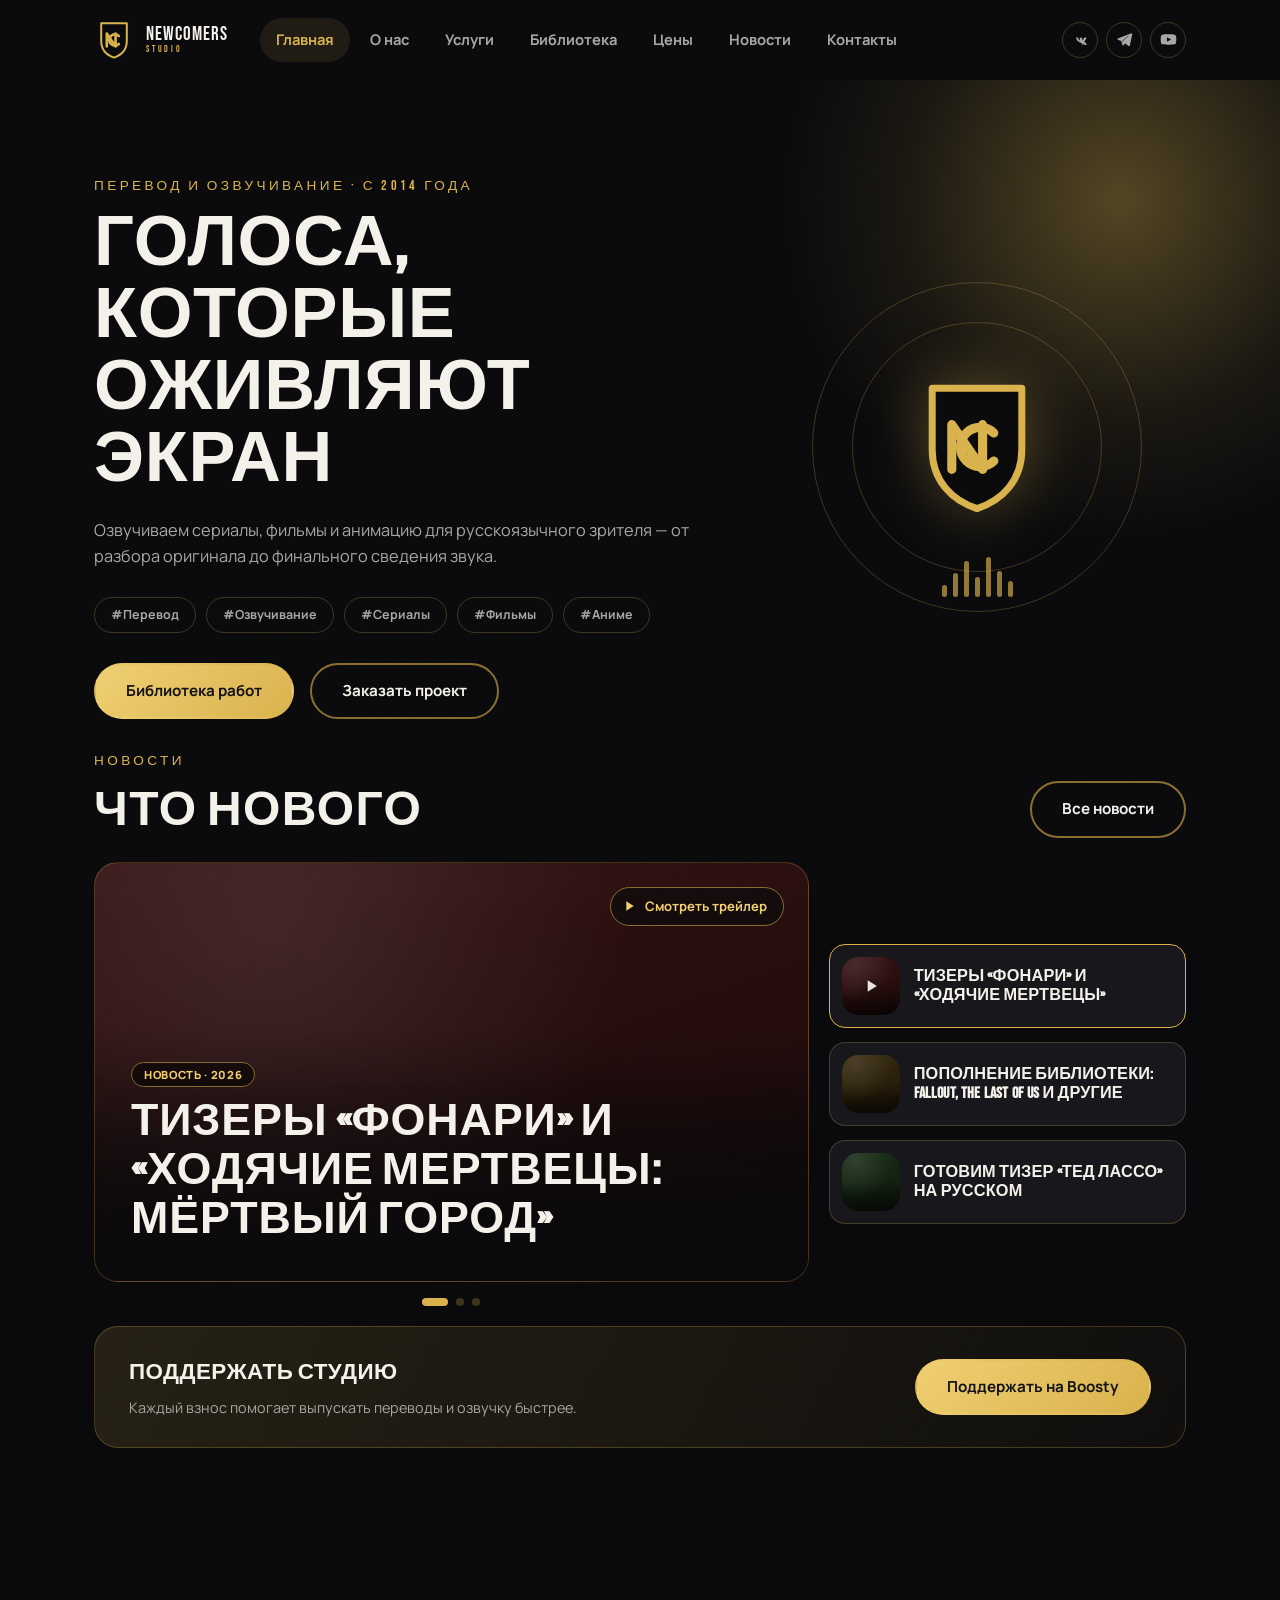
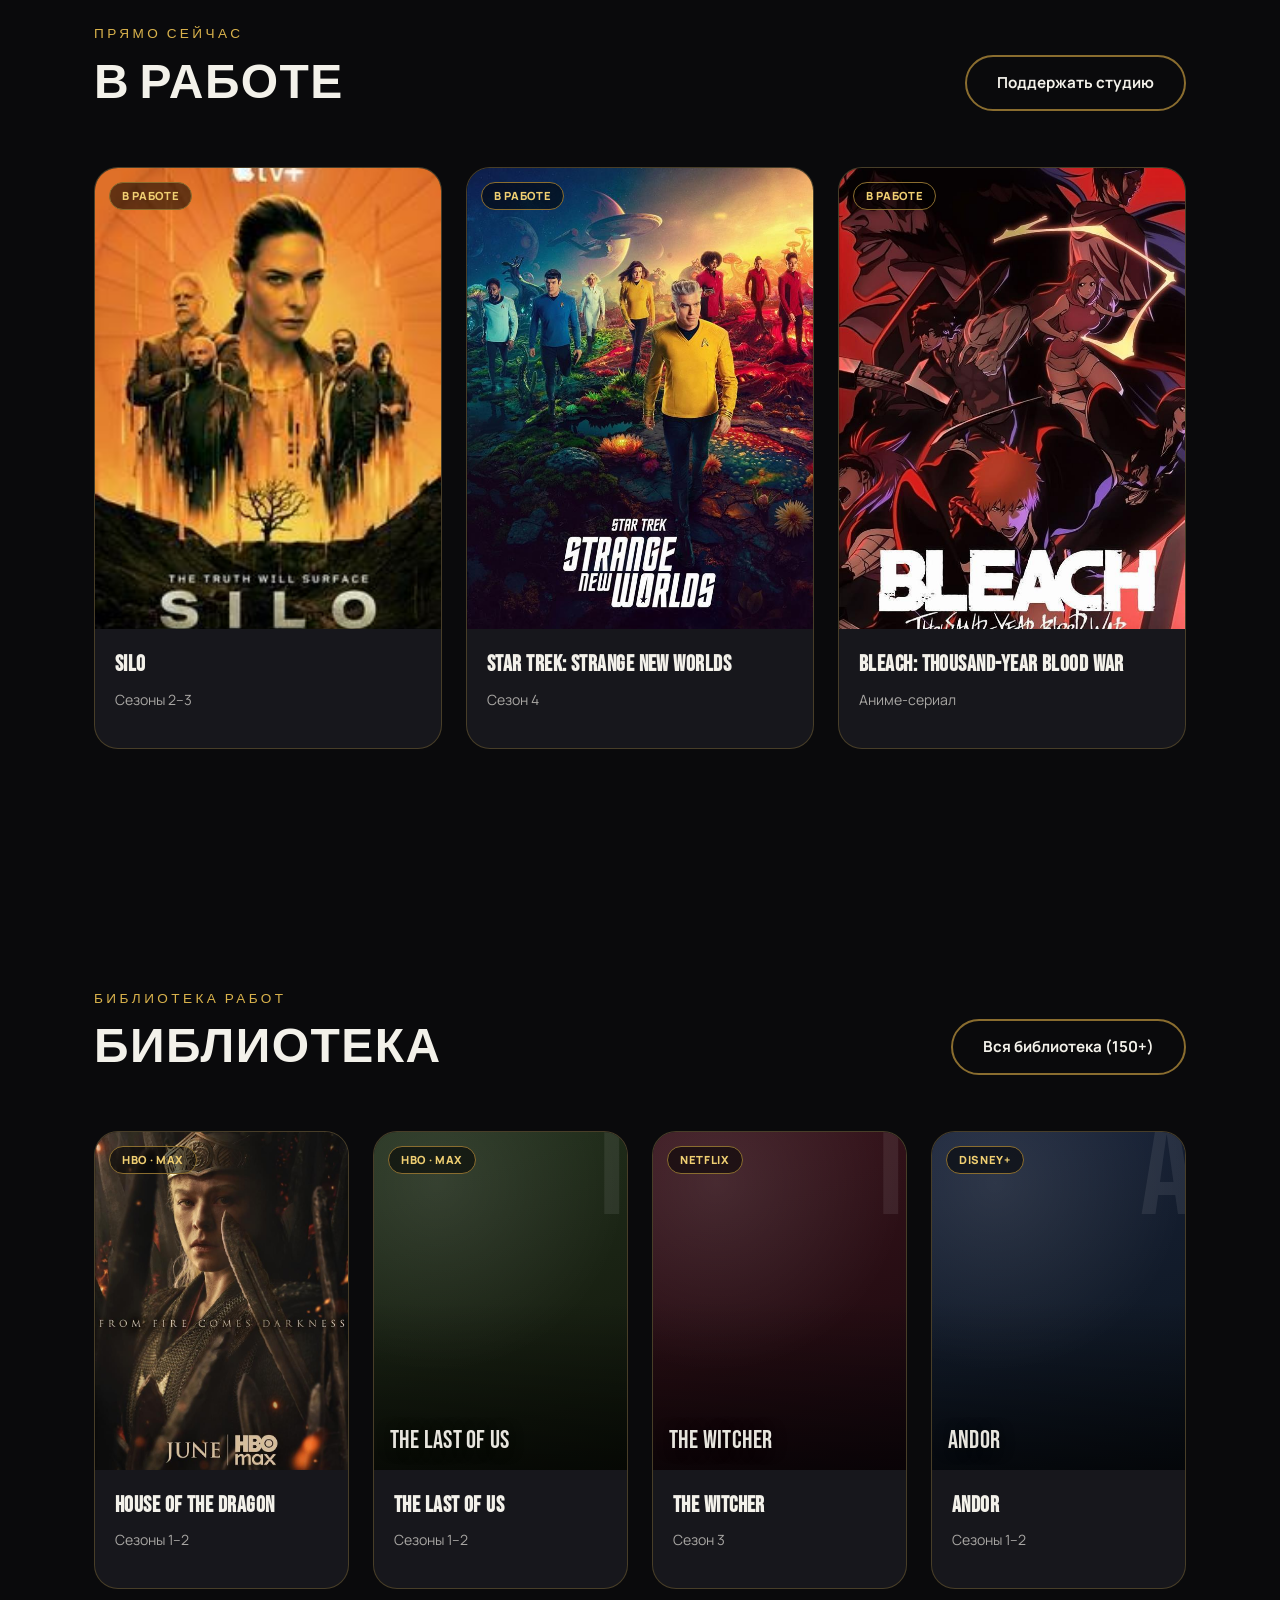
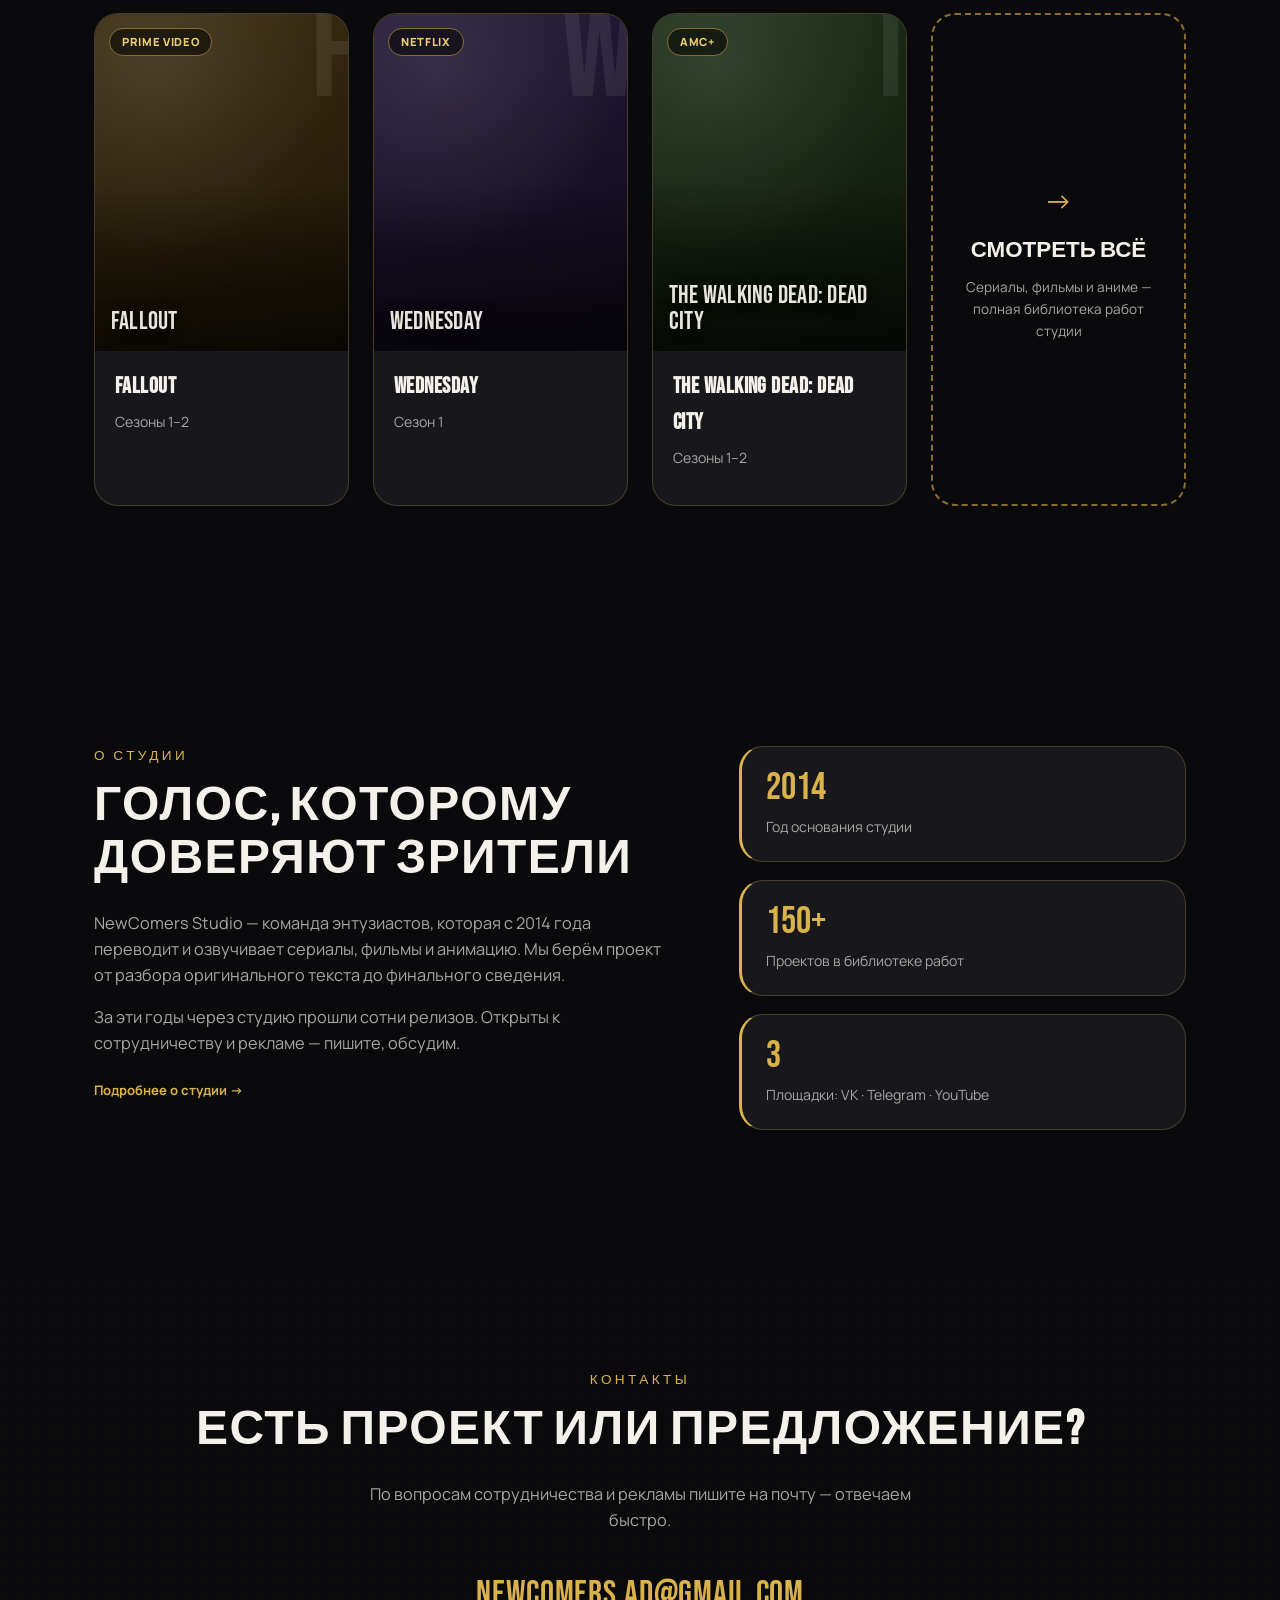
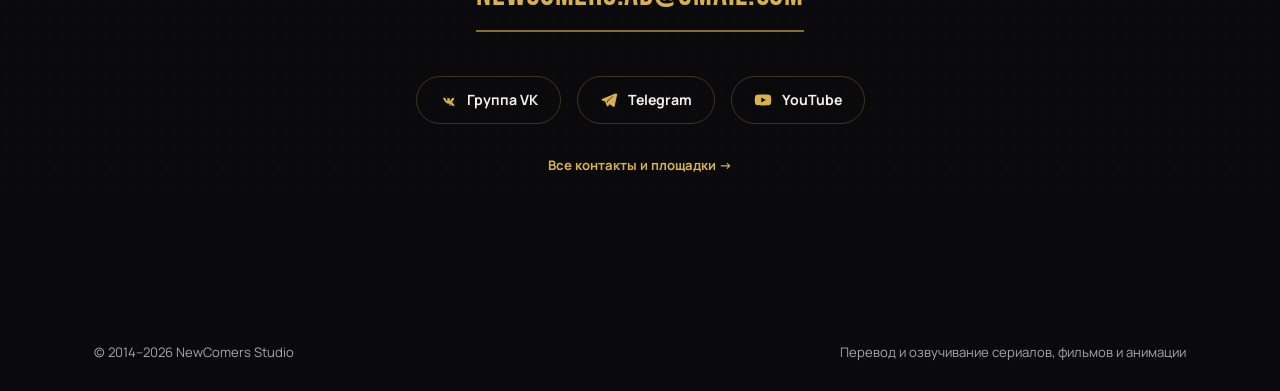
<file: index.html>
<!DOCTYPE html>
<html lang="ru">
<head>
<meta charset="UTF-8">
<meta name="viewport" content="width=device-width, initial-scale=1.0">
<title>NewComers Studio — Перевод и озвучивание</title>
<meta name="description" content="NewComers Studio — команда перевода и озвучивания сериалов, фильмов и анимации. С 2014 года. Библиотека работ, услуги, новости, контакты.">

<link rel="icon" href="assets/favicon.svg" type="image/svg+xml">

<link rel="preconnect" href="https://fonts.googleapis.com">
<link rel="preconnect" href="https://fonts.gstatic.com" crossorigin>
<link href="https://fonts.googleapis.com/css2?family=Bebas+Neue&family=Manrope:wght@400;500;600;700;800&display=swap" rel="stylesheet">

<link rel="stylesheet" href="css/styles.css?v=6">
</head>
<body>

<div class="grain"></div>

<div class="page-shell">
  <header class="site-navbar">
    <div class="wrap navbar-inner">
      <a href="index.html" class="navbar-brand">
        <svg class="brand-mark" viewBox="0 0 100 100" aria-hidden="true">
          <path d="M18,8 L82,8 L82,52 C82,74 68,88 50,94 C32,88 18,74 18,52 Z" class="mark-shield"/>
          <path d="M32,66 L32,34 L54,66 L54,34" class="mark-letter"/>
          <path d="M62,40 A14,14 0 1 0 62,60" class="mark-letter"/>
        </svg>
        <span class="brand-name">NewComers<span class="brand-name-sub">Studio</span></span>
      </a>

      <nav class="navbar-nav" id="navbarNav">
        <a href="index.html" class="nav-link active">Главная</a>
        <a href="about.html" class="nav-link">О нас</a>
        <a href="services.html" class="nav-link">Услуги</a>
        <a href="library.html" class="nav-link">Библиотека</a>
        <a href="prices.html" class="nav-link">Цены</a>
        <a href="news.html" class="nav-link">Новости</a>
        <a href="contacts.html" class="nav-link">Контакты</a>
      </nav>

      <div class="navbar-social">
        <a href="https://vk.com/newcomers_studio" target="_blank" rel="noopener" aria-label="VK" class="icon-btn">
          <svg viewBox="0 0 24 24"><path d="M13.98 17.13c-3.9-.2-7.13-2.87-8.48-7.44-.09-.32.02-.6.42-.6h1.98c.34 0 .48.16.6.5.7 1.98 1.9 3.7 2.38 3.7.18 0 .27-.09.27-.58V11.1c-.05-.86-.5-.94-.5-1.25 0-.15.13-.3.33-.3h3.1c.29 0 .39.15.39.5v2.65c0 .29.13.4.21.4.18 0 .34-.11.68-.45 1.05-1.18 1.8-2.98 1.8-2.98.11-.23.29-.45.63-.45h1.98c.6 0 .73.31.6.71-.25 1.15-2.66 4.47-2.66 4.47-.21.34-.29.5 0 .87.21.28.9.87 1.36 1.4.85.94 1.5 1.73 1.68 2.27.18.55-.1.83-.65.83h-1.98c-.5 0-.75-.31-1.46-1.1-.6-.68-.87-.77-1.28-.77-.29 0-.4.09-.4.5v1.3c0 .34-.11.5-.98.5z"/></svg>
        </a>
        <a href="https://t.me/newcomers_studio" target="_blank" rel="noopener" aria-label="Telegram" class="icon-btn">
          <svg viewBox="0 0 24 24"><path d="M21.94 3.68a1.3 1.3 0 0 0-1.36-.2L2.6 10.6c-.86.34-.85 1.55.02 1.87l4.6 1.7 1.78 5.72c.2.63 1 .82 1.46.34l2.55-2.68 4.7 3.47c.68.5 1.66.13 1.83-.7l3.34-15.53c.12-.55-.09-1.1-.54-1.31zM9.1 13.6l8.1-6.9c.2-.17.42.1.24.28l-6.9 6.6c-.3.28-.48.66-.52 1.07l-.2 2.1-.72-3.15z"/></svg>
        </a>
        <a href="https://www.youtube.com/@NewComers_Studio" target="_blank" rel="noopener" aria-label="YouTube" class="icon-btn">
          <svg viewBox="0 0 24 24"><path d="M22.5 7.2c-.25-1.02-1-1.8-1.98-2.06C18.7 4.6 12 4.6 12 4.6s-6.7 0-8.52.54c-.98.26-1.73 1.04-1.98 2.06C1 9.1 1 12 1 12s0 2.9.5 4.8c.25 1.02 1 1.77 1.98 2.03 1.82.57 8.52.57 8.52.57s6.7 0 8.52-.57c.98-.26 1.73-1.01 1.98-2.03.5-1.9.5-4.8.5-4.8s0-2.9-.5-4.8zM9.8 15.3V8.7l6 3.3-6 3.3z"/></svg>
        </a>
      </div>

      <button class="burger" id="burgerBtn" aria-label="Меню" aria-expanded="false">
        <span></span><span></span><span></span>
      </button>
    </div>

    <div class="navbar-drawer" id="navbarDrawer">
      <nav class="navbar-drawer-nav">
        <a href="index.html" class="nav-link active">Главная</a>
        <a href="about.html" class="nav-link">О нас</a>
        <a href="services.html" class="nav-link">Услуги</a>
        <a href="library.html" class="nav-link">Библиотека</a>
        <a href="prices.html" class="nav-link">Цены</a>
        <a href="news.html" class="nav-link">Новости</a>
        <a href="contacts.html" class="nav-link">Контакты</a>
      </nav>
      <div class="navbar-drawer-social">
        <a href="https://vk.com/newcomers_studio" target="_blank" rel="noopener" aria-label="VK" class="icon-btn">
          <svg viewBox="0 0 24 24"><path d="M13.98 17.13c-3.9-.2-7.13-2.87-8.48-7.44-.09-.32.02-.6.42-.6h1.98c.34 0 .48.16.6.5.7 1.98 1.9 3.7 2.38 3.7.18 0 .27-.09.27-.58V11.1c-.05-.86-.5-.94-.5-1.25 0-.15.13-.3.33-.3h3.1c.29 0 .39.15.39.5v2.65c0 .29.13.4.21.4.18 0 .34-.11.68-.45 1.05-1.18 1.8-2.98 1.8-2.98.11-.23.29-.45.63-.45h1.98c.6 0 .73.31.6.71-.25 1.15-2.66 4.47-2.66 4.47-.21.34-.29.5 0 .87.21.28.9.87 1.36 1.4.85.94 1.5 1.73 1.68 2.27.18.55-.1.83-.65.83h-1.98c-.5 0-.75-.31-1.46-1.1-.6-.68-.87-.77-1.28-.77-.29 0-.4.09-.4.5v1.3c0 .34-.11.5-.98.5z"/></svg>
        </a>
        <a href="https://t.me/newcomers_studio" target="_blank" rel="noopener" aria-label="Telegram" class="icon-btn">
          <svg viewBox="0 0 24 24"><path d="M21.94 3.68a1.3 1.3 0 0 0-1.36-.2L2.6 10.6c-.86.34-.85 1.55.02 1.87l4.6 1.7 1.78 5.72c.2.63 1 .82 1.46.34l2.55-2.68 4.7 3.47c.68.5 1.66.13 1.83-.7l3.34-15.53c.12-.55-.09-1.1-.54-1.31zM9.1 13.6l8.1-6.9c.2-.17.42.1.24.28l-6.9 6.6c-.3.28-.48.66-.52 1.07l-.2 2.1-.72-3.15z"/></svg>
        </a>
        <a href="https://www.youtube.com/@NewComers_Studio" target="_blank" rel="noopener" aria-label="YouTube" class="icon-btn">
          <svg viewBox="0 0 24 24"><path d="M22.5 7.2c-.25-1.02-1-1.8-1.98-2.06C18.7 4.6 12 4.6 12 4.6s-6.7 0-8.52.54c-.98.26-1.73 1.04-1.98 2.06C1 9.1 1 12 1 12s0 2.9.5 4.8c.25 1.02 1 1.77 1.98 2.03 1.82.57 8.52.57 8.52.57s6.7 0 8.52-.57c.98-.26 1.73-1.01 1.98-2.03.5-1.9.5-4.8.5-4.8s0-2.9-.5-4.8zM9.8 15.3V8.7l6 3.3-6 3.3z"/></svg>
        </a>
      </div>
    </div>
  </header>

  <main class="site-main">

    <section class="hero-v2 reveal">
      <div class="hero-v2-glow" aria-hidden="true"></div>
      <div class="wrap hero-v2-inner">
        <div class="hero-v2-copy">
          <p class="kicker">Перевод и озвучивание · с 2014 года</p>
          <h1 class="hero-v2-title">Голоса,<br>которые оживляют экран</h1>
          <p class="body-text hero-v2-lede">Озвучиваем сериалы, фильмы и анимацию для русскоязычного зрителя — от разбора оригинала до финального сведения звука.</p>
          <div class="hero-v2-tags">
            <span class="tag-pill">#Перевод</span>
            <span class="tag-pill">#Озвучивание</span>
            <span class="tag-pill">#Сериалы</span>
            <span class="tag-pill">#Фильмы</span>
            <span class="tag-pill">#Аниме</span>
          </div>
          <div class="hero-cta">
            <a href="library.html" class="btn btn-primary">Библиотека работ</a>
            <a href="contacts.html" class="btn btn-outline">Заказать проект</a>
          </div>
        </div>
        <div class="hero-v2-visual" aria-hidden="true">
          <div class="hero-v2-ring hero-v2-ring-1"></div>
          <div class="hero-v2-ring hero-v2-ring-2"></div>
          <svg class="hero-v2-mark" viewBox="0 0 100 100">
            <path d="M18,8 L82,8 L82,52 C82,74 68,88 50,94 C32,88 18,74 18,52 Z" class="mark-shield"/>
            <path d="M32,66 L32,34 L54,66 L54,34" class="mark-letter"/>
            <path d="M62,40 A14,14 0 1 0 62,60" class="mark-letter"/>
          </svg>
          <div class="hero-v2-bars">
            <span></span><span></span><span></span><span></span><span></span><span></span><span></span>
          </div>
        </div>
      </div>
    </section>

    <section class="wrap" style="padding-top:8px;">
      <div class="teaser-head" style="margin-bottom:24px;">
        <div>
          <p class="kicker">Новости</p>
          <h2 class="section-title">Что нового</h2>
        </div>
        <a href="news.html" class="btn btn-outline">Все новости</a>
      </div>

      <div class="news-slider reveal" id="newsSlider">
        <div class="slider-feature-col">
          <a class="slider-feature poster-hotd" id="sliderFeature" href="project.html?slug=lanterns">
            <span class="slider-play-badge" id="sliderPlayBadge">
              <svg viewBox="0 0 24 24"><path d="M8 5v14l11-7z"/></svg>
              Смотреть трейлер
            </span>
            <div class="slider-feature-body">
              <span class="project-badge" id="sliderBadge">Новость · 2026</span>
              <h2 id="sliderTitle">Тизеры «Фонари» и «Ходячие мертвецы: Мёртвый город»</h2>
            </div>
          </a>
          <div class="slider-dots" id="sliderDots">
            <button class="slider-dot active" data-index="0" aria-label="Слайд 1" type="button"></button>
            <button class="slider-dot" data-index="1" aria-label="Слайд 2" type="button"></button>
            <button class="slider-dot" data-index="2" aria-label="Слайд 3" type="button"></button>
          </div>
        </div>
        <div class="slider-list" id="sliderList">
          <a class="slider-item active has-trailer" href="project.html?slug=lanterns"
             data-poster="poster-hotd" data-badge="Новость · 2026"
             data-title="Тизеры «Фонари» и «Ходячие мертвецы: Мёртвый город»">
            <div class="slider-item-thumb poster-hotd">
              <svg class="slider-item-play" viewBox="0 0 24 24"><path d="M8 5v14l11-7z"/></svg>
            </div>
            <div><h3>Тизеры «Фонари» и «Ходячие мертвецы»</h3></div>
          </a>
          <a class="slider-item" href="news.html"
             data-poster="poster-fallout" data-badge="Новость · 2025–26"
             data-title="Пополнение библиотеки: Fallout, The Last of Us и другие">
            <div class="slider-item-thumb poster-fallout"></div>
            <div><h3>Пополнение библиотеки: Fallout, The Last of Us и другие</h3></div>
          </a>
          <a class="slider-item" href="news.html"
             data-poster="poster-g4" data-badge="Скоро"
             data-title="Готовим тизер «Тед Лассо» на русском">
            <div class="slider-item-thumb poster-g4"></div>
            <div><h3>Готовим тизер «Тед Лассо» на русском</h3></div>
          </a>
        </div>
      </div>

      <div class="support-banner reveal">
        <div>
          <h3>Поддержать студию</h3>
          <p>Каждый взнос помогает выпускать переводы и озвучку быстрее.</p>
        </div>
        <a href="https://boosty.to/newcomers" target="_blank" rel="noopener" class="btn btn-primary">Поддержать на Boosty</a>
      </div>
    </section>

    <section class="section projects" style="margin-top:56px;">
      <div class="wrap">
        <div class="teaser-head">
          <div>
            <p class="kicker">Прямо сейчас</p>
            <h2 class="section-title">В работе</h2>
          </div>
          <a href="https://boosty.to/newcomers" target="_blank" rel="noopener" class="btn btn-outline">Поддержать студию</a>
        </div>

        <div class="projects-grid">

          <a class="project-card reveal" href="project.html?slug=silo">
            <div class="project-poster"><img src="assets/silo.jpg" alt="Silo" loading="lazy"><span class="project-badge">В работе</span></div>
            <div class="project-body"><h3>Silo</h3><p>Сезоны 2–3</p></div>
          </a>

          <a class="project-card reveal" href="project.html?slug=star-trek-strange-new-worlds">
            <div class="project-poster"><img src="assets/star-trek-strange-new-worlds.jpg" alt="Star Trek: Strange New Worlds" loading="lazy"><span class="project-badge">В работе</span></div>
            <div class="project-body"><h3>Star Trek: Strange New Worlds</h3><p>Сезон 4</p></div>
          </a>

          <a class="project-card reveal" href="project.html?slug=bleach-thousand-year-blood-war">
            <div class="project-poster"><img src="assets/bleach-thousand-year-blood-war.jpg" alt="Bleach: Thousand-Year Blood War" loading="lazy"><span class="project-badge">В работе</span></div>
            <div class="project-body"><h3>Bleach: Thousand-Year Blood War</h3><p>Аниме-сериал</p></div>
          </a>

        </div>
      </div>
    </section>

    <section class="section projects" id="library">
      <div class="wrap">
        <div class="teaser-head">
          <div>
            <p class="kicker">Библиотека работ</p>
            <h2 class="section-title">Библиотека</h2>
          </div>
          <a href="library.html" class="btn btn-outline">Вся библиотека (150+)</a>
        </div>

        <div class="projects-grid">

          <a class="project-card reveal" href="project.html?slug=house-of-the-dragon">
            <div class="project-poster"><img src="assets/house-of-the-dragon.jpg" alt="House of the Dragon" loading="lazy"><span class="project-badge">HBO · Max</span></div>
            <div class="project-body"><h3>House of the Dragon</h3><p>Сезоны 1–2</p></div>
          </a>

          <a class="project-card reveal" href="project.html?slug=the-last-of-us">
            <div class="project-poster poster-tlou" data-title="The Last of Us" data-initial="T"><span class="project-badge">HBO · Max</span></div>
            <div class="project-body"><h3>The Last of Us</h3><p>Сезоны 1–2</p></div>
          </a>

          <a class="project-card reveal" href="project.html?slug=the-witcher">
            <div class="project-poster poster-witcher" data-title="The Witcher" data-initial="T"><span class="project-badge">Netflix</span></div>
            <div class="project-body"><h3>The Witcher</h3><p>Сезон 3</p></div>
          </a>

          <a class="project-card reveal" href="project.html?slug=andor">
            <div class="project-poster poster-andor" data-title="Andor" data-initial="A"><span class="project-badge">Disney+</span></div>
            <div class="project-body"><h3>Andor</h3><p>Сезоны 1–2</p></div>
          </a>

          <a class="project-card reveal" href="project.html?slug=fallout">
            <div class="project-poster poster-fallout" data-title="Fallout" data-initial="F"><span class="project-badge">Prime Video</span></div>
            <div class="project-body"><h3>Fallout</h3><p>Сезоны 1–2</p></div>
          </a>

          <a class="project-card reveal" href="project.html?slug=wednesday">
            <div class="project-poster poster-wednesday" data-title="Wednesday" data-initial="W"><span class="project-badge">Netflix</span></div>
            <div class="project-body"><h3>Wednesday</h3><p>Сезон 1</p></div>
          </a>

          <a class="project-card reveal" href="project.html?slug=the-walking-dead-dead-city">
            <div class="project-poster poster-twd" data-title="The Walking Dead: Dead City" data-initial="T"><span class="project-badge">AMC+</span></div>
            <div class="project-body"><h3>The Walking Dead: Dead City</h3><p>Сезоны 1–2</p></div>
          </a>

          <a class="project-card project-card-more reveal" href="library.html">
            <div class="more-arrow">→</div>
            <h3>Смотреть всё</h3>
            <p>Сериалы, фильмы и аниме — полная библиотека работ студии</p>
          </a>

        </div>
      </div>
    </section>

    <section class="section about" id="about-teaser">
      <div class="wrap about-inner">
        <div class="about-text reveal">
          <p class="kicker">О студии</p>
          <h2 class="section-title">Голос, которому доверяют зрители</h2>
          <p class="body-text">
            NewComers Studio — команда энтузиастов, которая с 2014 года переводит и озвучивает сериалы,
            фильмы и анимацию. Мы берём проект от разбора оригинального текста до финального сведения.
          </p>
          <p class="body-text">
            За эти годы через студию прошли сотни релизов. Открыты к сотрудничеству и рекламе — пишите, обсудим.
          </p>
          <p style="margin-top:20px;"><a href="about.html" class="project-link">Подробнее о студии →</a></p>
        </div>

        <div class="about-stats reveal">
          <div class="stat-tile">
            <span class="stat-num">2014</span>
            <span class="stat-label">Год основания студии</span>
          </div>
          <div class="stat-tile">
            <span class="stat-num">150+</span>
            <span class="stat-label">Проектов в библиотеке работ</span>
          </div>
          <div class="stat-tile">
            <span class="stat-num">3</span>
            <span class="stat-label">Площадки: VK · Telegram · YouTube</span>
          </div>
        </div>
      </div>
    </section>

    <section class="section contacts" id="contacts">
      <div class="hero-halftone" aria-hidden="true"></div>
      <div class="wrap contacts-inner">
        <p class="kicker">Контакты</p>
        <h2 class="section-title">Есть проект или предложение?</h2>
        <p class="body-text">По вопросам сотрудничества и рекламы пишите на почту — отвечаем быстро.</p>

        <a href="mailto:newcomers.ad@gmail.com" class="email-link">newcomers.ad@gmail.com</a>

        <div class="contacts-social">
          <a href="https://vk.com/newcomers_studio" target="_blank" rel="noopener" class="social-pill">
            <svg viewBox="0 0 24 24"><path d="M13.98 17.13c-3.9-.2-7.13-2.87-8.48-7.44-.09-.32.02-.6.42-.6h1.98c.34 0 .48.16.6.5.7 1.98 1.9 3.7 2.38 3.7.18 0 .27-.09.27-.58V11.1c-.05-.86-.5-.94-.5-1.25 0-.15.13-.3.33-.3h3.1c.29 0 .39.15.39.5v2.65c0 .29.13.4.21.4.18 0 .34-.11.68-.45 1.05-1.18 1.8-2.98 1.8-2.98.11-.23.29-.45.63-.45h1.98c.6 0 .73.31.6.71-.25 1.15-2.66 4.47-2.66 4.47-.21.34-.29.5 0 .87.21.28.9.87 1.36 1.4.85.94 1.5 1.73 1.68 2.27.18.55-.1.83-.65.83h-1.98c-.5 0-.75-.31-1.46-1.1-.6-.68-.87-.77-1.28-.77-.29 0-.4.09-.4.5v1.3c0 .34-.11.5-.98.5z"/></svg>
            Группа VK
          </a>
          <a href="https://t.me/newcomers_studio" target="_blank" rel="noopener" class="social-pill">
            <svg viewBox="0 0 24 24"><path d="M21.94 3.68a1.3 1.3 0 0 0-1.36-.2L2.6 10.6c-.86.34-.85 1.55.02 1.87l4.6 1.7 1.78 5.72c.2.63 1 .82 1.46.34l2.55-2.68 4.7 3.47c.68.5 1.66.13 1.83-.7l3.34-15.53c.12-.55-.09-1.1-.54-1.31zM9.1 13.6l8.1-6.9c.2-.17.42.1.24.28l-6.9 6.6c-.3.28-.48.66-.52 1.07l-.2 2.1-.72-3.15z"/></svg>
            Telegram
          </a>
          <a href="https://www.youtube.com/@NewComers_Studio" target="_blank" rel="noopener" class="social-pill">
            <svg viewBox="0 0 24 24"><path d="M22.5 7.2c-.25-1.02-1-1.8-1.98-2.06C18.7 4.6 12 4.6 12 4.6s-6.7 0-8.52.54c-.98.26-1.73 1.04-1.98 2.06C1 9.1 1 12 1 12s0 2.9.5 4.8c.25 1.02 1 1.77 1.98 2.03 1.82.57 8.52.57 8.52.57s6.7 0 8.52-.57c.98-.26 1.73-1.01 1.98-2.03.5-1.9.5-4.8.5-4.8s0-2.9-.5-4.8zM9.8 15.3V8.7l6 3.3-6 3.3z"/></svg>
            YouTube
          </a>
        </div>
        <p style="margin-top:28px;"><a href="contacts.html" class="project-link">Все контакты и площадки →</a></p>
      </div>
    </section>

    <footer class="site-footer">
      <div class="wrap footer-inner">
        <span>© 2014–2026 NewComers Studio</span>
        <span>Перевод и озвучивание сериалов, фильмов и анимации</span>
      </div>
    </footer>
  </main>
</div>

<script src="js/main.js?v=2"></script>
</body>
</html>
</file>
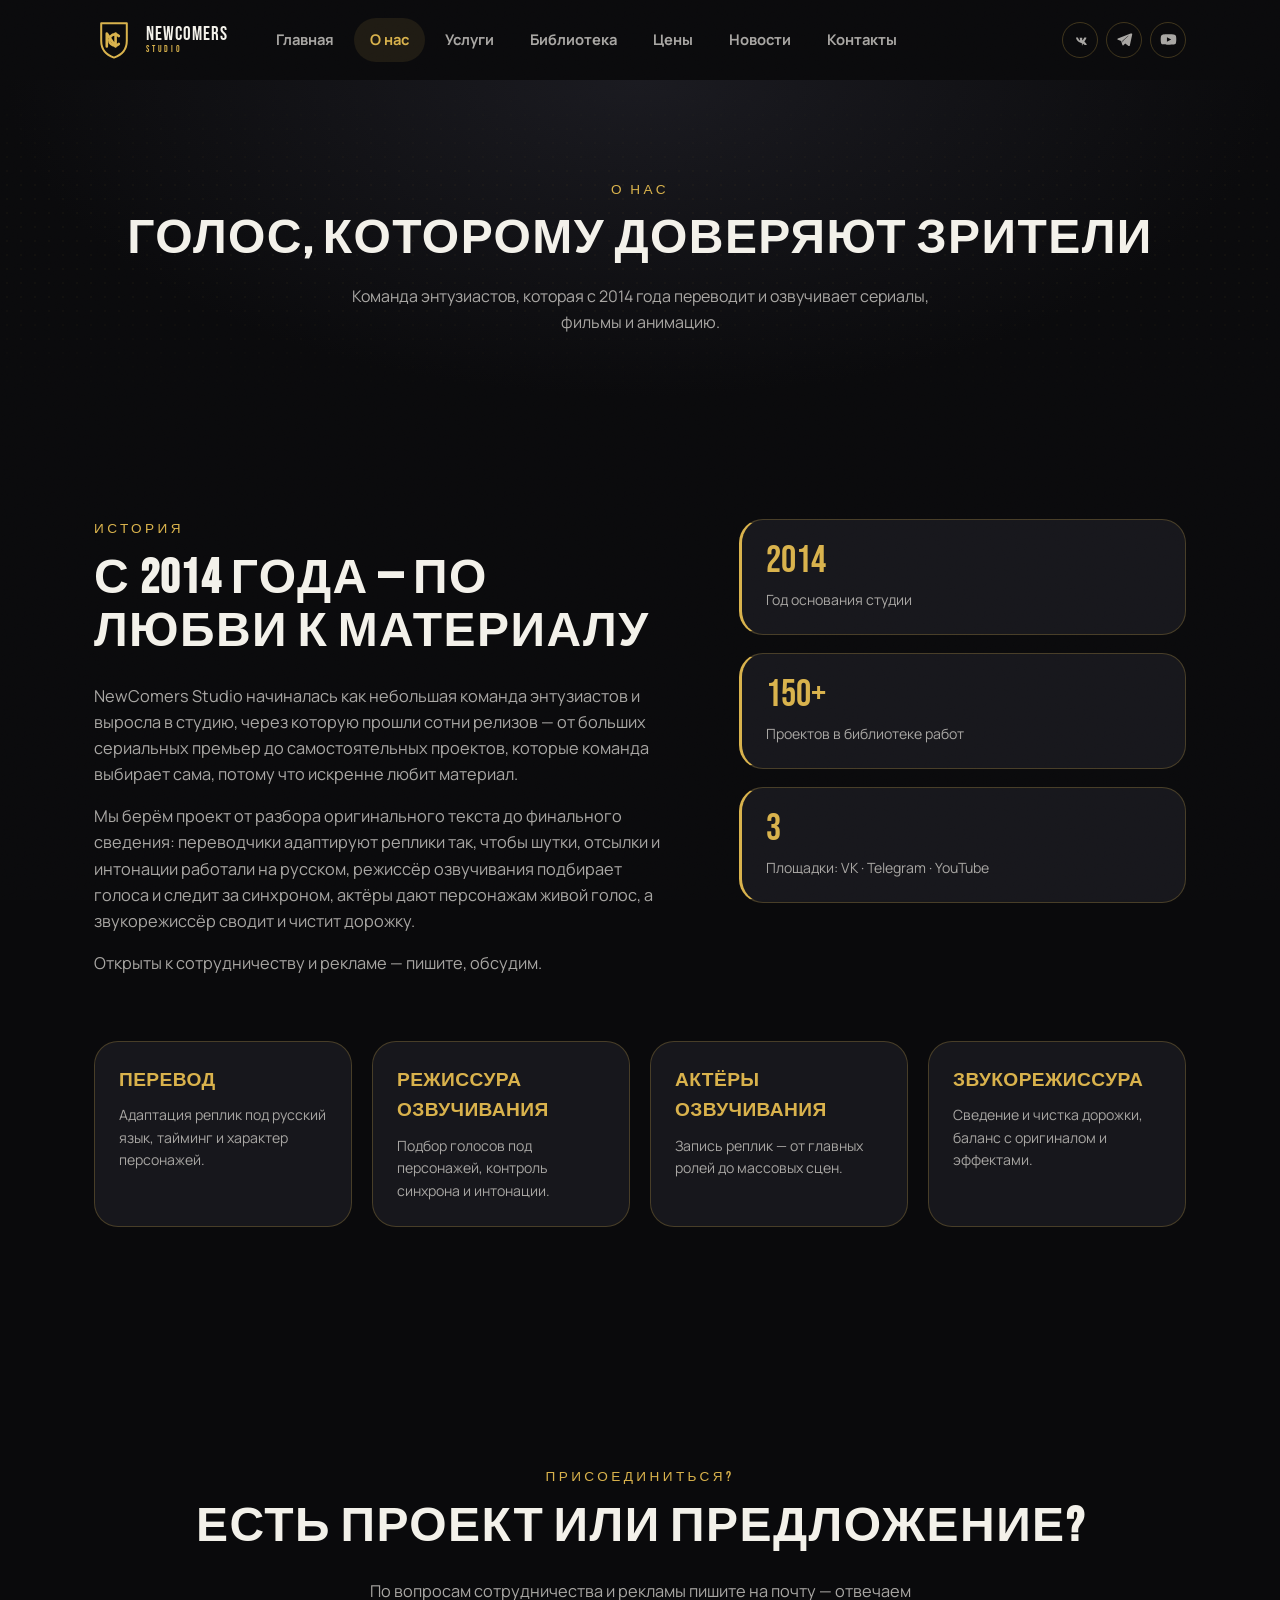
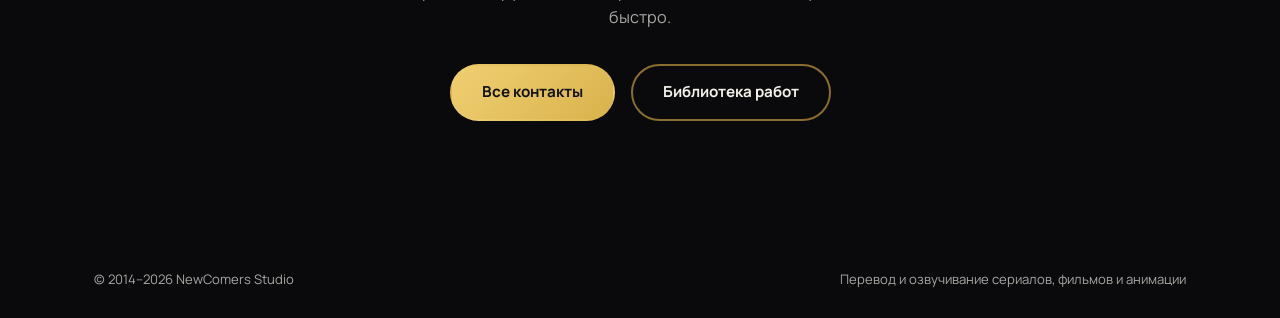
<file: about.html>
<!DOCTYPE html>
<html lang="ru">
<head>
<meta charset="UTF-8">
<meta name="viewport" content="width=device-width, initial-scale=1.0">
<title>О нас — NewComers Studio</title>
<meta name="description" content="NewComers Studio — команда перевода и озвучивания сериалов, фильмов и анимации. С 2014 года.">

<link rel="icon" href="assets/favicon.svg" type="image/svg+xml">

<link rel="preconnect" href="https://fonts.googleapis.com">
<link rel="preconnect" href="https://fonts.gstatic.com" crossorigin>
<link href="https://fonts.googleapis.com/css2?family=Bebas+Neue&family=Manrope:wght@400;500;600;700;800&display=swap" rel="stylesheet">

<link rel="stylesheet" href="css/styles.css?v=6">
</head>
<body>

<div class="grain"></div>

<div class="page-shell">
  <header class="site-navbar">
    <div class="wrap navbar-inner">
      <a href="index.html" class="navbar-brand">
        <svg class="brand-mark" viewBox="0 0 100 100" aria-hidden="true">
          <path d="M18,8 L82,8 L82,52 C82,74 68,88 50,94 C32,88 18,74 18,52 Z" class="mark-shield"/>
          <path d="M32,66 L32,34 L54,66 L54,34" class="mark-letter"/>
          <path d="M62,40 A14,14 0 1 0 62,60" class="mark-letter"/>
        </svg>
        <span class="brand-name">NewComers<span class="brand-name-sub">Studio</span></span>
      </a>

      <nav class="navbar-nav" id="navbarNav">
        <a href="index.html" class="nav-link">Главная</a>
        <a href="about.html" class="nav-link active">О нас</a>
        <a href="services.html" class="nav-link">Услуги</a>
        <a href="library.html" class="nav-link">Библиотека</a>
        <a href="prices.html" class="nav-link">Цены</a>
        <a href="news.html" class="nav-link">Новости</a>
        <a href="contacts.html" class="nav-link">Контакты</a>
      </nav>

      <div class="navbar-social">
        <a href="https://vk.com/newcomers_studio" target="_blank" rel="noopener" aria-label="VK" class="icon-btn">
          <svg viewBox="0 0 24 24"><path d="M13.98 17.13c-3.9-.2-7.13-2.87-8.48-7.44-.09-.32.02-.6.42-.6h1.98c.34 0 .48.16.6.5.7 1.98 1.9 3.7 2.38 3.7.18 0 .27-.09.27-.58V11.1c-.05-.86-.5-.94-.5-1.25 0-.15.13-.3.33-.3h3.1c.29 0 .39.15.39.5v2.65c0 .29.13.4.21.4.18 0 .34-.11.68-.45 1.05-1.18 1.8-2.98 1.8-2.98.11-.23.29-.45.63-.45h1.98c.6 0 .73.31.6.71-.25 1.15-2.66 4.47-2.66 4.47-.21.34-.29.5 0 .87.21.28.9.87 1.36 1.4.85.94 1.5 1.73 1.68 2.27.18.55-.1.83-.65.83h-1.98c-.5 0-.75-.31-1.46-1.1-.6-.68-.87-.77-1.28-.77-.29 0-.4.09-.4.5v1.3c0 .34-.11.5-.98.5z"/></svg>
        </a>
        <a href="https://t.me/newcomers_studio" target="_blank" rel="noopener" aria-label="Telegram" class="icon-btn">
          <svg viewBox="0 0 24 24"><path d="M21.94 3.68a1.3 1.3 0 0 0-1.36-.2L2.6 10.6c-.86.34-.85 1.55.02 1.87l4.6 1.7 1.78 5.72c.2.63 1 .82 1.46.34l2.55-2.68 4.7 3.47c.68.5 1.66.13 1.83-.7l3.34-15.53c.12-.55-.09-1.1-.54-1.31zM9.1 13.6l8.1-6.9c.2-.17.42.1.24.28l-6.9 6.6c-.3.28-.48.66-.52 1.07l-.2 2.1-.72-3.15z"/></svg>
        </a>
        <a href="https://www.youtube.com/@NewComers_Studio" target="_blank" rel="noopener" aria-label="YouTube" class="icon-btn">
          <svg viewBox="0 0 24 24"><path d="M22.5 7.2c-.25-1.02-1-1.8-1.98-2.06C18.7 4.6 12 4.6 12 4.6s-6.7 0-8.52.54c-.98.26-1.73 1.04-1.98 2.06C1 9.1 1 12 1 12s0 2.9.5 4.8c.25 1.02 1 1.77 1.98 2.03 1.82.57 8.52.57 8.52.57s6.7 0 8.52-.57c.98-.26 1.73-1.01 1.98-2.03.5-1.9.5-4.8.5-4.8s0-2.9-.5-4.8zM9.8 15.3V8.7l6 3.3-6 3.3z"/></svg>
        </a>
      </div>

      <button class="burger" id="burgerBtn" aria-label="Меню" aria-expanded="false">
        <span></span><span></span><span></span>
      </button>
    </div>

    <div class="navbar-drawer" id="navbarDrawer">
      <nav class="navbar-drawer-nav">
        <a href="index.html" class="nav-link">Главная</a>
        <a href="about.html" class="nav-link active">О нас</a>
        <a href="services.html" class="nav-link">Услуги</a>
        <a href="library.html" class="nav-link">Библиотека</a>
        <a href="prices.html" class="nav-link">Цены</a>
        <a href="news.html" class="nav-link">Новости</a>
        <a href="contacts.html" class="nav-link">Контакты</a>
      </nav>
      <div class="navbar-drawer-social">
        <a href="https://vk.com/newcomers_studio" target="_blank" rel="noopener" aria-label="VK" class="icon-btn">
          <svg viewBox="0 0 24 24"><path d="M13.98 17.13c-3.9-.2-7.13-2.87-8.48-7.44-.09-.32.02-.6.42-.6h1.98c.34 0 .48.16.6.5.7 1.98 1.9 3.7 2.38 3.7.18 0 .27-.09.27-.58V11.1c-.05-.86-.5-.94-.5-1.25 0-.15.13-.3.33-.3h3.1c.29 0 .39.15.39.5v2.65c0 .29.13.4.21.4.18 0 .34-.11.68-.45 1.05-1.18 1.8-2.98 1.8-2.98.11-.23.29-.45.63-.45h1.98c.6 0 .73.31.6.71-.25 1.15-2.66 4.47-2.66 4.47-.21.34-.29.5 0 .87.21.28.9.87 1.36 1.4.85.94 1.5 1.73 1.68 2.27.18.55-.1.83-.65.83h-1.98c-.5 0-.75-.31-1.46-1.1-.6-.68-.87-.77-1.28-.77-.29 0-.4.09-.4.5v1.3c0 .34-.11.5-.98.5z"/></svg>
        </a>
        <a href="https://t.me/newcomers_studio" target="_blank" rel="noopener" aria-label="Telegram" class="icon-btn">
          <svg viewBox="0 0 24 24"><path d="M21.94 3.68a1.3 1.3 0 0 0-1.36-.2L2.6 10.6c-.86.34-.85 1.55.02 1.87l4.6 1.7 1.78 5.72c.2.63 1 .82 1.46.34l2.55-2.68 4.7 3.47c.68.5 1.66.13 1.83-.7l3.34-15.53c.12-.55-.09-1.1-.54-1.31zM9.1 13.6l8.1-6.9c.2-.17.42.1.24.28l-6.9 6.6c-.3.28-.48.66-.52 1.07l-.2 2.1-.72-3.15z"/></svg>
        </a>
        <a href="https://www.youtube.com/@NewComers_Studio" target="_blank" rel="noopener" aria-label="YouTube" class="icon-btn">
          <svg viewBox="0 0 24 24"><path d="M22.5 7.2c-.25-1.02-1-1.8-1.98-2.06C18.7 4.6 12 4.6 12 4.6s-6.7 0-8.52.54c-.98.26-1.73 1.04-1.98 2.06C1 9.1 1 12 1 12s0 2.9.5 4.8c.25 1.02 1 1.77 1.98 2.03 1.82.57 8.52.57 8.52.57s6.7 0 8.52-.57c.98-.26 1.73-1.01 1.98-2.03.5-1.9.5-4.8.5-4.8s0-2.9-.5-4.8zM9.8 15.3V8.7l6 3.3-6 3.3z"/></svg>
        </a>
      </div>
    </div>
  </header>

  <main class="site-main">

    <section class="page-banner">
      <div class="hero-halftone" aria-hidden="true"></div>
      <div class="wrap page-banner-inner">
        <p class="kicker center">О нас</p>
        <h1 class="section-title center">Голос, которому доверяют зрители</h1>
        <p class="page-banner-lede">Команда энтузиастов, которая с 2014 года переводит и озвучивает сериалы, фильмы и анимацию.</p>
      </div>
    </section>

    <section class="section about">
      <div class="wrap about-inner">
        <div class="about-text reveal">
          <p class="kicker">История</p>
          <h2 class="section-title">С 2014 года — по любви к материалу</h2>
          <p class="body-text">
            NewComers Studio начиналась как небольшая команда энтузиастов и выросла в студию, через
            которую прошли сотни релизов — от больших сериальных премьер до самостоятельных проектов,
            которые команда выбирает сама, потому что искренне любит материал.
          </p>
          <p class="body-text">
            Мы берём проект от разбора оригинального текста до финального сведения: переводчики
            адаптируют реплики так, чтобы шутки, отсылки и интонации работали на русском, режиссёр
            озвучивания подбирает голоса и следит за синхроном, актёры дают персонажам живой голос,
            а звукорежиссёр сводит и чистит дорожку.
          </p>
          <p class="body-text">
            Открыты к сотрудничеству и рекламе — пишите, обсудим.
          </p>
        </div>

        <div class="about-stats reveal">
          <div class="stat-tile">
            <span class="stat-num">2014</span>
            <span class="stat-label">Год основания студии</span>
          </div>
          <div class="stat-tile">
            <span class="stat-num">150+</span>
            <span class="stat-label">Проектов в библиотеке работ</span>
          </div>
          <div class="stat-tile">
            <span class="stat-num">3</span>
            <span class="stat-label">Площадки: VK · Telegram · YouTube</span>
          </div>
        </div>
      </div>

      <div class="wrap">
        <div class="about-team">
          <div class="about-team-card reveal">
            <h3>Перевод</h3>
            <p>Адаптация реплик под русский язык, тайминг и характер персонажей.</p>
          </div>
          <div class="about-team-card reveal">
            <h3>Режиссура озвучивания</h3>
            <p>Подбор голосов под персонажей, контроль синхрона и интонации.</p>
          </div>
          <div class="about-team-card reveal">
            <h3>Актёры озвучивания</h3>
            <p>Запись реплик — от главных ролей до массовых сцен.</p>
          </div>
          <div class="about-team-card reveal">
            <h3>Звукорежиссура</h3>
            <p>Сведение и чистка дорожки, баланс с оригиналом и эффектами.</p>
          </div>
        </div>
      </div>
    </section>

    <section class="section contacts">
      <div class="wrap contacts-inner">
        <p class="kicker">Присоединиться?</p>
        <h2 class="section-title">Есть проект или предложение?</h2>
        <p class="body-text">По вопросам сотрудничества и рекламы пишите на почту — отвечаем быстро.</p>
        <div class="hero-cta" style="justify-content:center; margin-top:24px;">
          <a href="contacts.html" class="btn btn-primary">Все контакты</a>
          <a href="library.html" class="btn btn-outline">Библиотека работ</a>
        </div>
      </div>
    </section>

    <footer class="site-footer">
      <div class="wrap footer-inner">
        <span>© 2014–2026 NewComers Studio</span>
        <span>Перевод и озвучивание сериалов, фильмов и анимации</span>
      </div>
    </footer>
  </main>
</div>

<script src="js/main.js?v=2"></script>
</body>
</html>
</file>
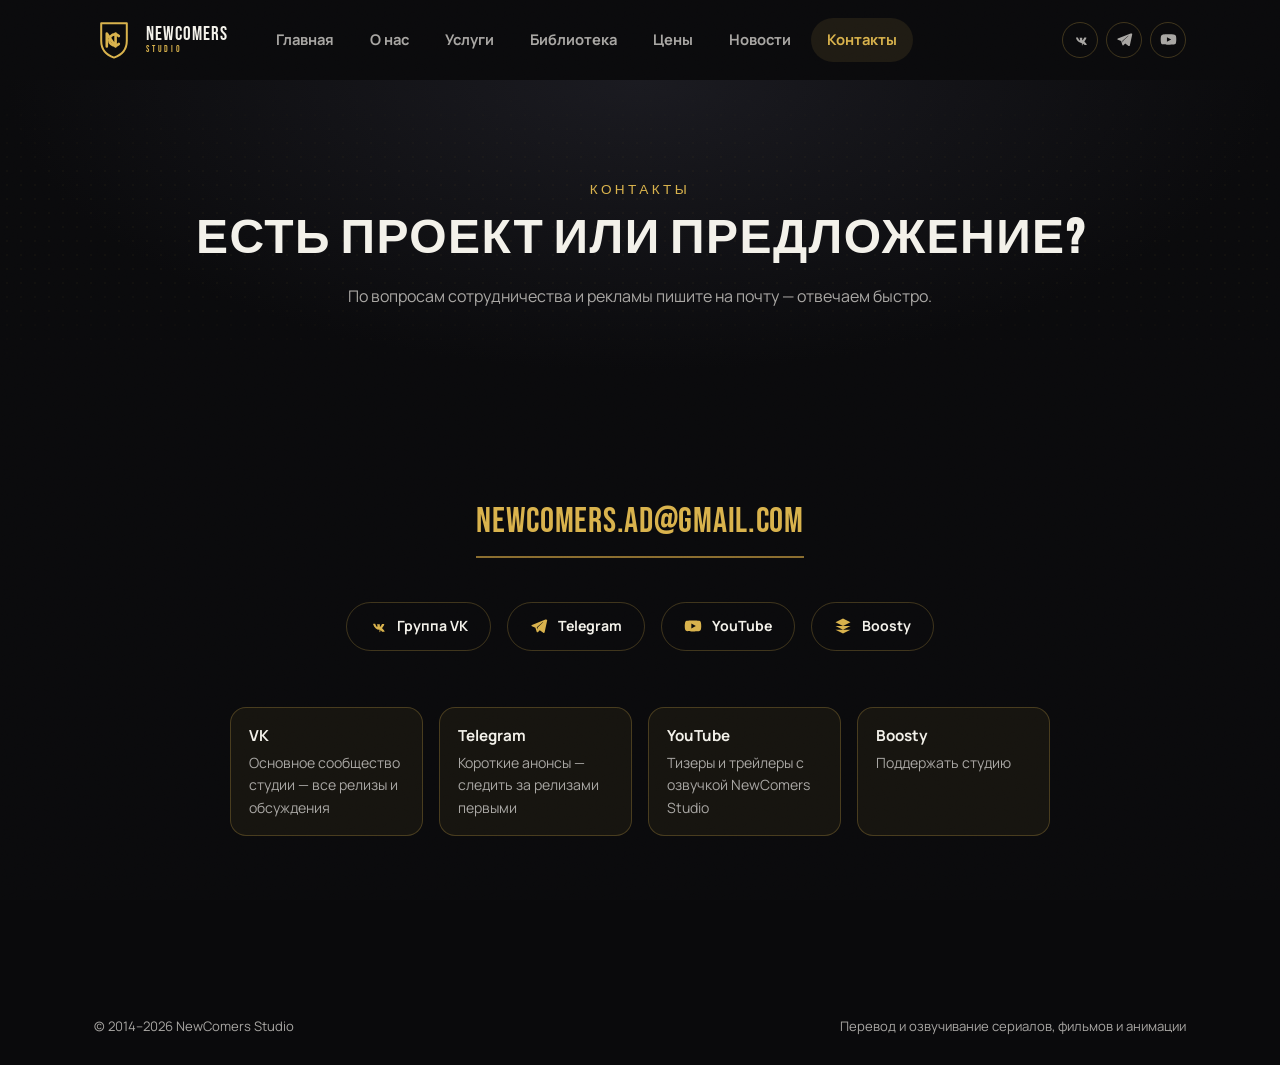
<file: contacts.html>
<!DOCTYPE html>
<html lang="ru">
<head>
<meta charset="UTF-8">
<meta name="viewport" content="width=device-width, initial-scale=1.0">
<title>Контакты — NewComers Studio</title>
<meta name="description" content="Контакты NewComers Studio: почта для сотрудничества и рекламы, VK, Telegram, YouTube, Boosty.">

<link rel="icon" href="assets/favicon.svg" type="image/svg+xml">

<link rel="preconnect" href="https://fonts.googleapis.com">
<link rel="preconnect" href="https://fonts.gstatic.com" crossorigin>
<link href="https://fonts.googleapis.com/css2?family=Bebas+Neue&family=Manrope:wght@400;500;600;700;800&display=swap" rel="stylesheet">

<link rel="stylesheet" href="css/styles.css?v=6">
</head>
<body>

<div class="grain"></div>

<div class="page-shell">
  <header class="site-navbar">
    <div class="wrap navbar-inner">
      <a href="index.html" class="navbar-brand">
        <svg class="brand-mark" viewBox="0 0 100 100" aria-hidden="true">
          <path d="M18,8 L82,8 L82,52 C82,74 68,88 50,94 C32,88 18,74 18,52 Z" class="mark-shield"/>
          <path d="M32,66 L32,34 L54,66 L54,34" class="mark-letter"/>
          <path d="M62,40 A14,14 0 1 0 62,60" class="mark-letter"/>
        </svg>
        <span class="brand-name">NewComers<span class="brand-name-sub">Studio</span></span>
      </a>

      <nav class="navbar-nav" id="navbarNav">
        <a href="index.html" class="nav-link">Главная</a>
        <a href="about.html" class="nav-link">О нас</a>
        <a href="services.html" class="nav-link">Услуги</a>
        <a href="library.html" class="nav-link">Библиотека</a>
        <a href="prices.html" class="nav-link">Цены</a>
        <a href="news.html" class="nav-link">Новости</a>
        <a href="contacts.html" class="nav-link active">Контакты</a>
      </nav>

      <div class="navbar-social">
        <a href="https://vk.com/newcomers_studio" target="_blank" rel="noopener" aria-label="VK" class="icon-btn">
          <svg viewBox="0 0 24 24"><path d="M13.98 17.13c-3.9-.2-7.13-2.87-8.48-7.44-.09-.32.02-.6.42-.6h1.98c.34 0 .48.16.6.5.7 1.98 1.9 3.7 2.38 3.7.18 0 .27-.09.27-.58V11.1c-.05-.86-.5-.94-.5-1.25 0-.15.13-.3.33-.3h3.1c.29 0 .39.15.39.5v2.65c0 .29.13.4.21.4.18 0 .34-.11.68-.45 1.05-1.18 1.8-2.98 1.8-2.98.11-.23.29-.45.63-.45h1.98c.6 0 .73.31.6.71-.25 1.15-2.66 4.47-2.66 4.47-.21.34-.29.5 0 .87.21.28.9.87 1.36 1.4.85.94 1.5 1.73 1.68 2.27.18.55-.1.83-.65.83h-1.98c-.5 0-.75-.31-1.46-1.1-.6-.68-.87-.77-1.28-.77-.29 0-.4.09-.4.5v1.3c0 .34-.11.5-.98.5z"/></svg>
        </a>
        <a href="https://t.me/newcomers_studio" target="_blank" rel="noopener" aria-label="Telegram" class="icon-btn">
          <svg viewBox="0 0 24 24"><path d="M21.94 3.68a1.3 1.3 0 0 0-1.36-.2L2.6 10.6c-.86.34-.85 1.55.02 1.87l4.6 1.7 1.78 5.72c.2.63 1 .82 1.46.34l2.55-2.68 4.7 3.47c.68.5 1.66.13 1.83-.7l3.34-15.53c.12-.55-.09-1.1-.54-1.31zM9.1 13.6l8.1-6.9c.2-.17.42.1.24.28l-6.9 6.6c-.3.28-.48.66-.52 1.07l-.2 2.1-.72-3.15z"/></svg>
        </a>
        <a href="https://www.youtube.com/@NewComers_Studio" target="_blank" rel="noopener" aria-label="YouTube" class="icon-btn">
          <svg viewBox="0 0 24 24"><path d="M22.5 7.2c-.25-1.02-1-1.8-1.98-2.06C18.7 4.6 12 4.6 12 4.6s-6.7 0-8.52.54c-.98.26-1.73 1.04-1.98 2.06C1 9.1 1 12 1 12s0 2.9.5 4.8c.25 1.02 1 1.77 1.98 2.03 1.82.57 8.52.57 8.52.57s6.7 0 8.52-.57c.98-.26 1.73-1.01 1.98-2.03.5-1.9.5-4.8.5-4.8s0-2.9-.5-4.8zM9.8 15.3V8.7l6 3.3-6 3.3z"/></svg>
        </a>
      </div>

      <button class="burger" id="burgerBtn" aria-label="Меню" aria-expanded="false">
        <span></span><span></span><span></span>
      </button>
    </div>

    <div class="navbar-drawer" id="navbarDrawer">
      <nav class="navbar-drawer-nav">
        <a href="index.html" class="nav-link">Главная</a>
        <a href="about.html" class="nav-link">О нас</a>
        <a href="services.html" class="nav-link">Услуги</a>
        <a href="library.html" class="nav-link">Библиотека</a>
        <a href="prices.html" class="nav-link">Цены</a>
        <a href="news.html" class="nav-link">Новости</a>
        <a href="contacts.html" class="nav-link active">Контакты</a>
      </nav>
      <div class="navbar-drawer-social">
        <a href="https://vk.com/newcomers_studio" target="_blank" rel="noopener" aria-label="VK" class="icon-btn">
          <svg viewBox="0 0 24 24"><path d="M13.98 17.13c-3.9-.2-7.13-2.87-8.48-7.44-.09-.32.02-.6.42-.6h1.98c.34 0 .48.16.6.5.7 1.98 1.9 3.7 2.38 3.7.18 0 .27-.09.27-.58V11.1c-.05-.86-.5-.94-.5-1.25 0-.15.13-.3.33-.3h3.1c.29 0 .39.15.39.5v2.65c0 .29.13.4.21.4.18 0 .34-.11.68-.45 1.05-1.18 1.8-2.98 1.8-2.98.11-.23.29-.45.63-.45h1.98c.6 0 .73.31.6.71-.25 1.15-2.66 4.47-2.66 4.47-.21.34-.29.5 0 .87.21.28.9.87 1.36 1.4.85.94 1.5 1.73 1.68 2.27.18.55-.1.83-.65.83h-1.98c-.5 0-.75-.31-1.46-1.1-.6-.68-.87-.77-1.28-.77-.29 0-.4.09-.4.5v1.3c0 .34-.11.5-.98.5z"/></svg>
        </a>
        <a href="https://t.me/newcomers_studio" target="_blank" rel="noopener" aria-label="Telegram" class="icon-btn">
          <svg viewBox="0 0 24 24"><path d="M21.94 3.68a1.3 1.3 0 0 0-1.36-.2L2.6 10.6c-.86.34-.85 1.55.02 1.87l4.6 1.7 1.78 5.72c.2.63 1 .82 1.46.34l2.55-2.68 4.7 3.47c.68.5 1.66.13 1.83-.7l3.34-15.53c.12-.55-.09-1.1-.54-1.31zM9.1 13.6l8.1-6.9c.2-.17.42.1.24.28l-6.9 6.6c-.3.28-.48.66-.52 1.07l-.2 2.1-.72-3.15z"/></svg>
        </a>
        <a href="https://www.youtube.com/@NewComers_Studio" target="_blank" rel="noopener" aria-label="YouTube" class="icon-btn">
          <svg viewBox="0 0 24 24"><path d="M22.5 7.2c-.25-1.02-1-1.8-1.98-2.06C18.7 4.6 12 4.6 12 4.6s-6.7 0-8.52.54c-.98.26-1.73 1.04-1.98 2.06C1 9.1 1 12 1 12s0 2.9.5 4.8c.25 1.02 1 1.77 1.98 2.03 1.82.57 8.52.57 8.52.57s6.7 0 8.52-.57c.98-.26 1.73-1.01 1.98-2.03.5-1.9.5-4.8.5-4.8s0-2.9-.5-4.8zM9.8 15.3V8.7l6 3.3-6 3.3z"/></svg>
        </a>
      </div>
    </div>
  </header>

  <main class="site-main">

    <section class="page-banner">
      <div class="hero-halftone" aria-hidden="true"></div>
      <div class="wrap page-banner-inner">
        <p class="kicker center">Контакты</p>
        <h1 class="section-title center">Есть проект или предложение?</h1>
        <p class="page-banner-lede">По вопросам сотрудничества и рекламы пишите на почту — отвечаем быстро.</p>
      </div>
    </section>

    <section class="section contacts">
      <div class="wrap contacts-inner">
        <a href="mailto:newcomers.ad@gmail.com" class="email-link">newcomers.ad@gmail.com</a>

        <div class="contacts-social">
          <a href="https://vk.com/newcomers_studio" target="_blank" rel="noopener" class="social-pill">
            <svg viewBox="0 0 24 24"><path d="M13.98 17.13c-3.9-.2-7.13-2.87-8.48-7.44-.09-.32.02-.6.42-.6h1.98c.34 0 .48.16.6.5.7 1.98 1.9 3.7 2.38 3.7.18 0 .27-.09.27-.58V11.1c-.05-.86-.5-.94-.5-1.25 0-.15.13-.3.33-.3h3.1c.29 0 .39.15.39.5v2.65c0 .29.13.4.21.4.18 0 .34-.11.68-.45 1.05-1.18 1.8-2.98 1.8-2.98.11-.23.29-.45.63-.45h1.98c.6 0 .73.31.6.71-.25 1.15-2.66 4.47-2.66 4.47-.21.34-.29.5 0 .87.21.28.9.87 1.36 1.4.85.94 1.5 1.73 1.68 2.27.18.55-.1.83-.65.83h-1.98c-.5 0-.75-.31-1.46-1.1-.6-.68-.87-.77-1.28-.77-.29 0-.4.09-.4.5v1.3c0 .34-.11.5-.98.5z"/></svg>
            Группа VK
          </a>
          <a href="https://t.me/newcomers_studio" target="_blank" rel="noopener" class="social-pill">
            <svg viewBox="0 0 24 24"><path d="M21.94 3.68a1.3 1.3 0 0 0-1.36-.2L2.6 10.6c-.86.34-.85 1.55.02 1.87l4.6 1.7 1.78 5.72c.2.63 1 .82 1.46.34l2.55-2.68 4.7 3.47c.68.5 1.66.13 1.83-.7l3.34-15.53c.12-.55-.09-1.1-.54-1.31zM9.1 13.6l8.1-6.9c.2-.17.42.1.24.28l-6.9 6.6c-.3.28-.48.66-.52 1.07l-.2 2.1-.72-3.15z"/></svg>
            Telegram
          </a>
          <a href="https://www.youtube.com/@NewComers_Studio" target="_blank" rel="noopener" class="social-pill">
            <svg viewBox="0 0 24 24"><path d="M22.5 7.2c-.25-1.02-1-1.8-1.98-2.06C18.7 4.6 12 4.6 12 4.6s-6.7 0-8.52.54c-.98.26-1.73 1.04-1.98 2.06C1 9.1 1 12 1 12s0 2.9.5 4.8c.25 1.02 1 1.77 1.98 2.03 1.82.57 8.52.57 8.52.57s6.7 0 8.52-.57c.98-.26 1.73-1.01 1.98-2.03.5-1.9.5-4.8.5-4.8s0-2.9-.5-4.8zM9.8 15.3V8.7l6 3.3-6 3.3z"/></svg>
            YouTube
          </a>
          <a href="https://boosty.to/newcomers" target="_blank" rel="noopener" class="social-pill">
            <svg viewBox="0 0 24 24"><path d="M12 2 2 7l10 5 10-5-10-5zM2 17l10 5 10-5M2 12l10 5 10-5"/></svg>
            Boosty
          </a>
        </div>

        <div class="price-factors" style="margin-top:56px; max-width:820px; margin-left:auto; margin-right:auto;">
          <div class="price-factor"><b>VK</b>Основное сообщество студии — все релизы и обсуждения</div>
          <div class="price-factor"><b>Telegram</b>Короткие анонсы — следить за релизами первыми</div>
          <div class="price-factor"><b>YouTube</b>Тизеры и трейлеры с озвучкой NewComers Studio</div>
          <div class="price-factor"><b>Boosty</b>Поддержать студию</div>
        </div>
      </div>
    </section>

    <footer class="site-footer">
      <div class="wrap footer-inner">
        <span>© 2014–2026 NewComers Studio</span>
        <span>Перевод и озвучивание сериалов, фильмов и анимации</span>
      </div>
    </footer>
  </main>
</div>

<script src="js/main.js?v=2"></script>
</body>
</html>
</file>
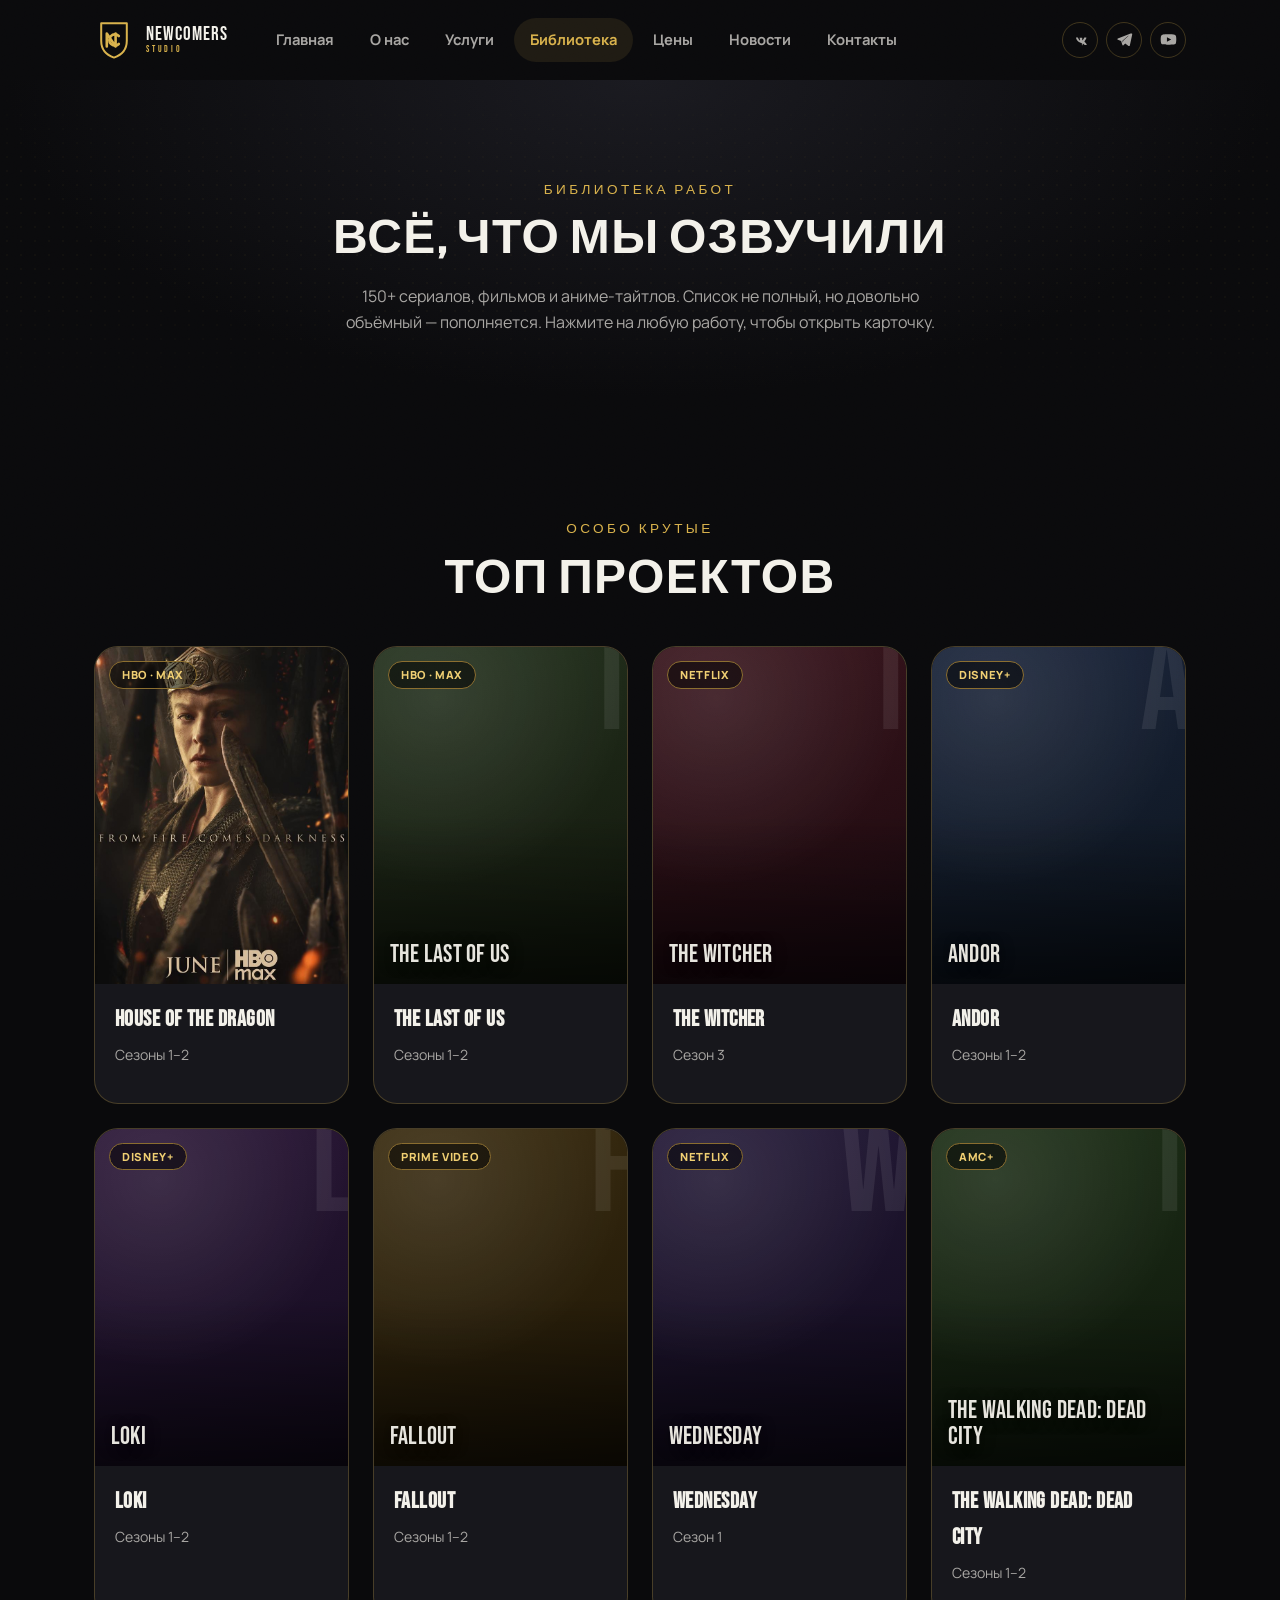
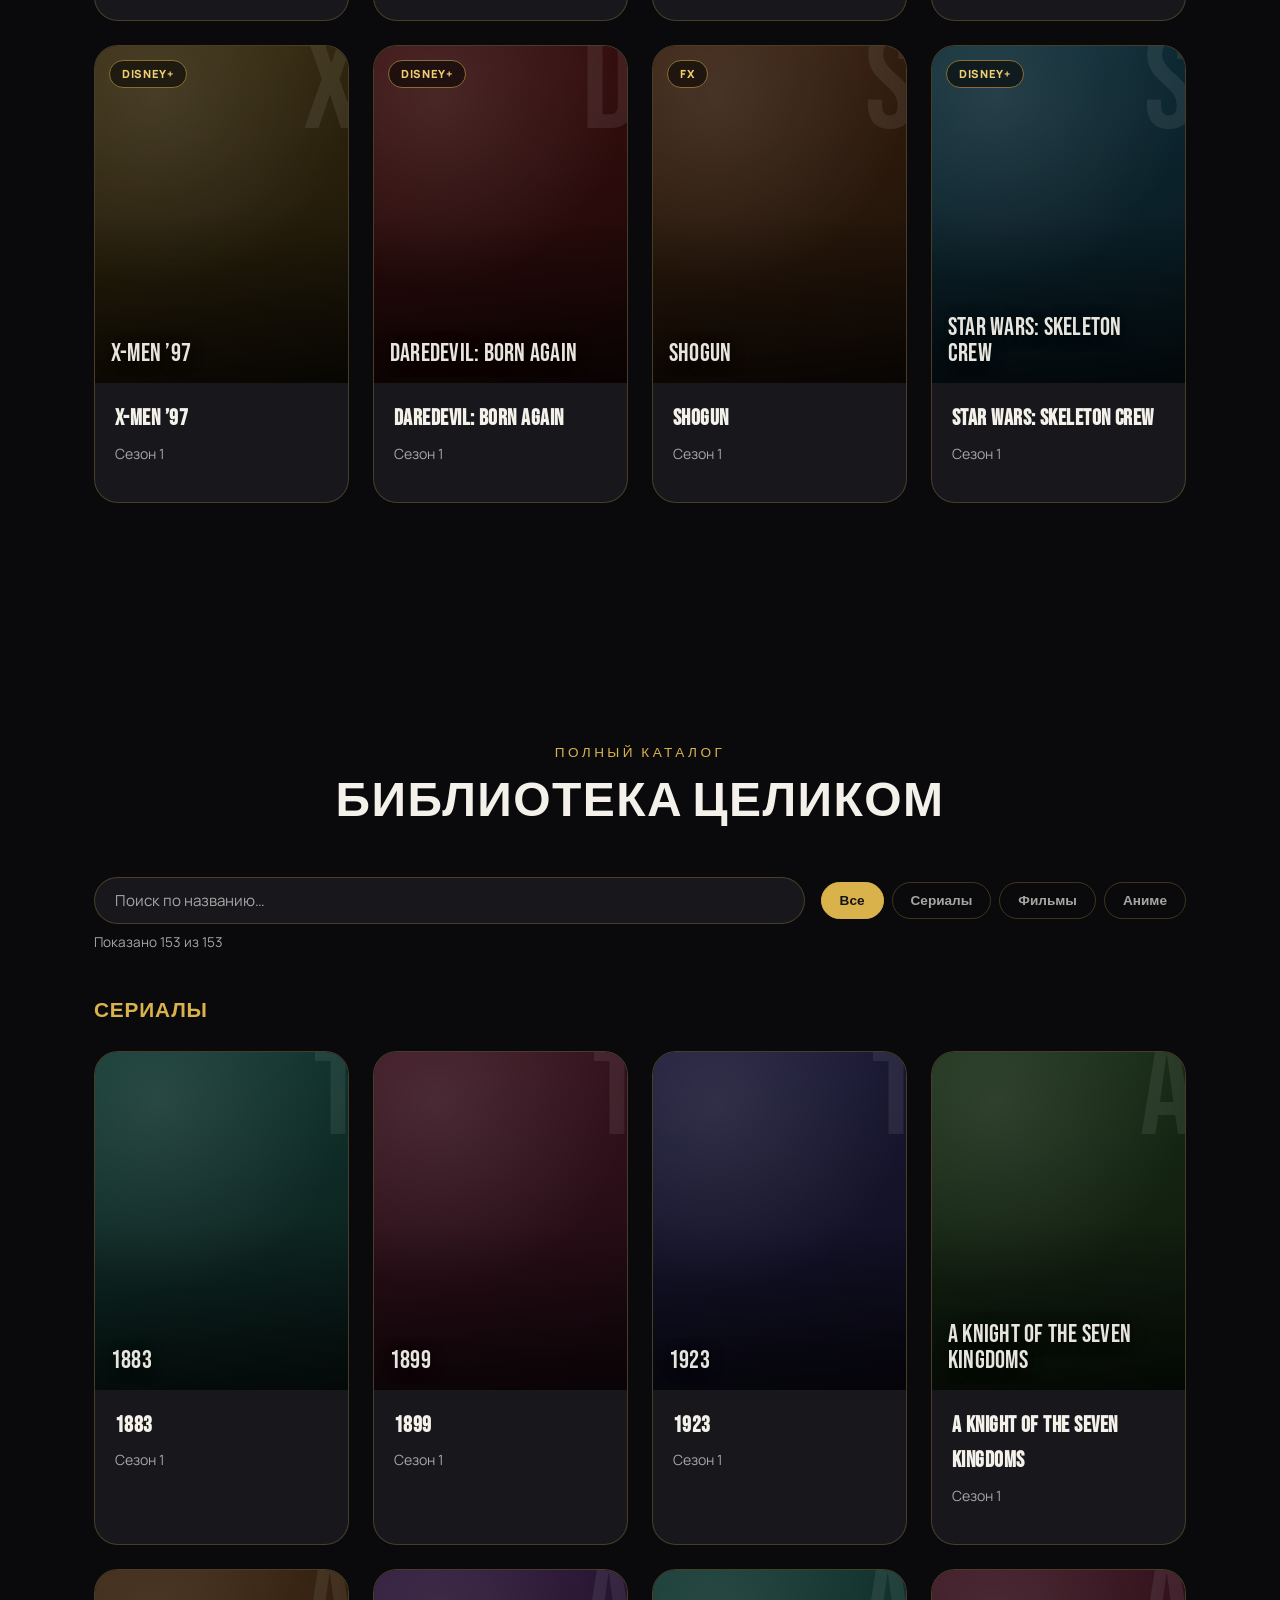
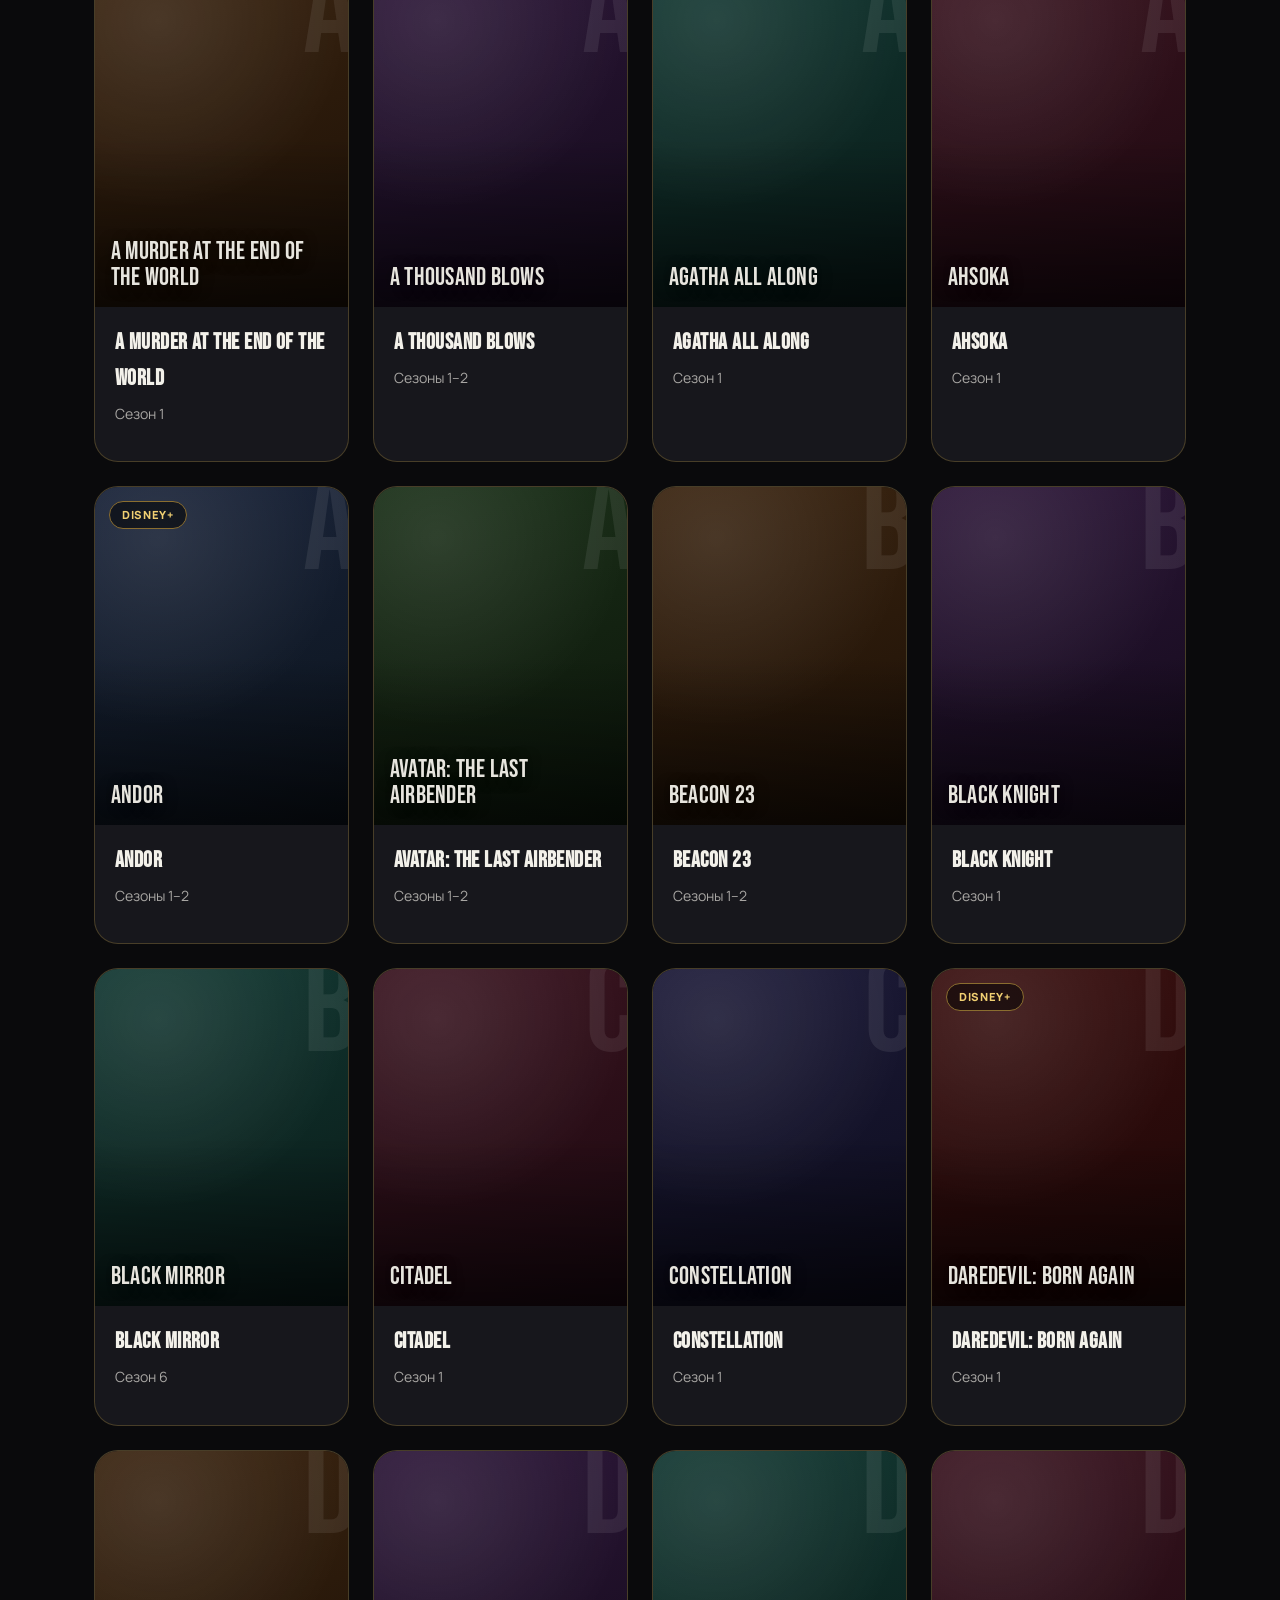
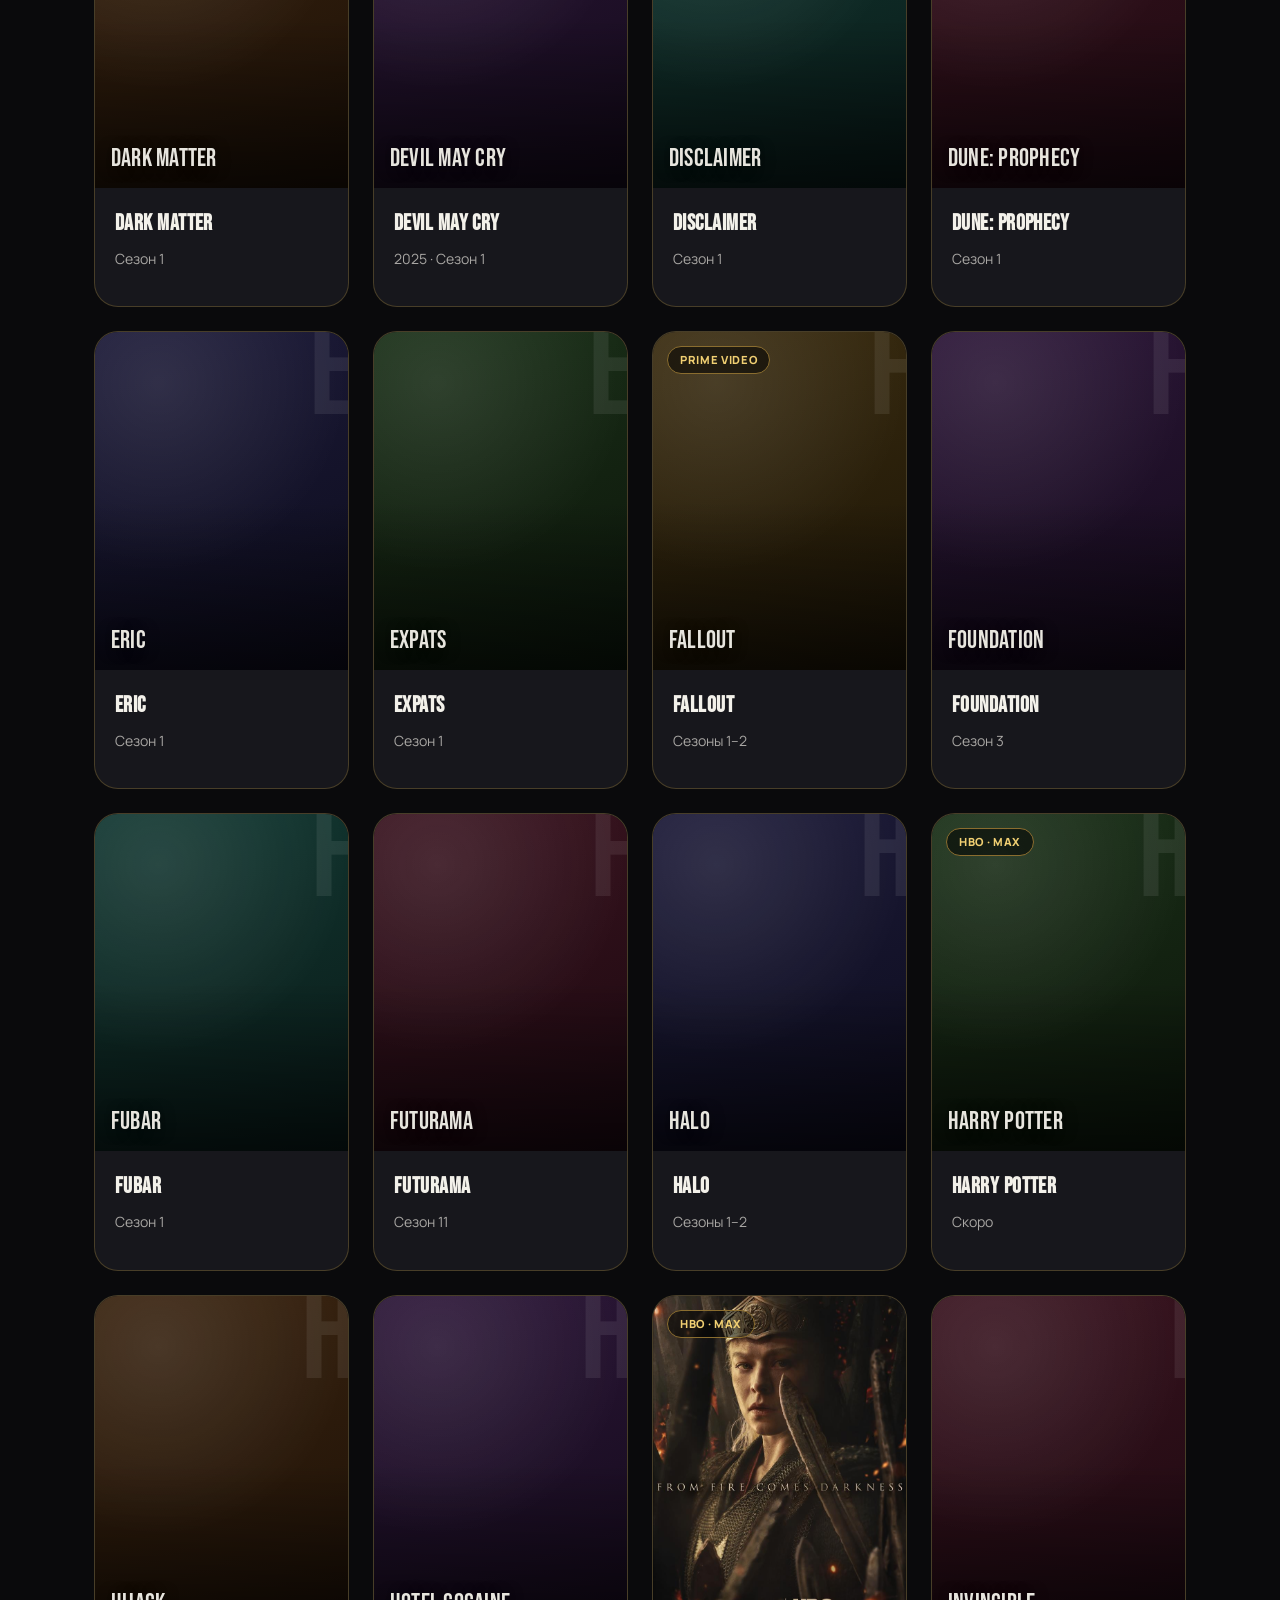
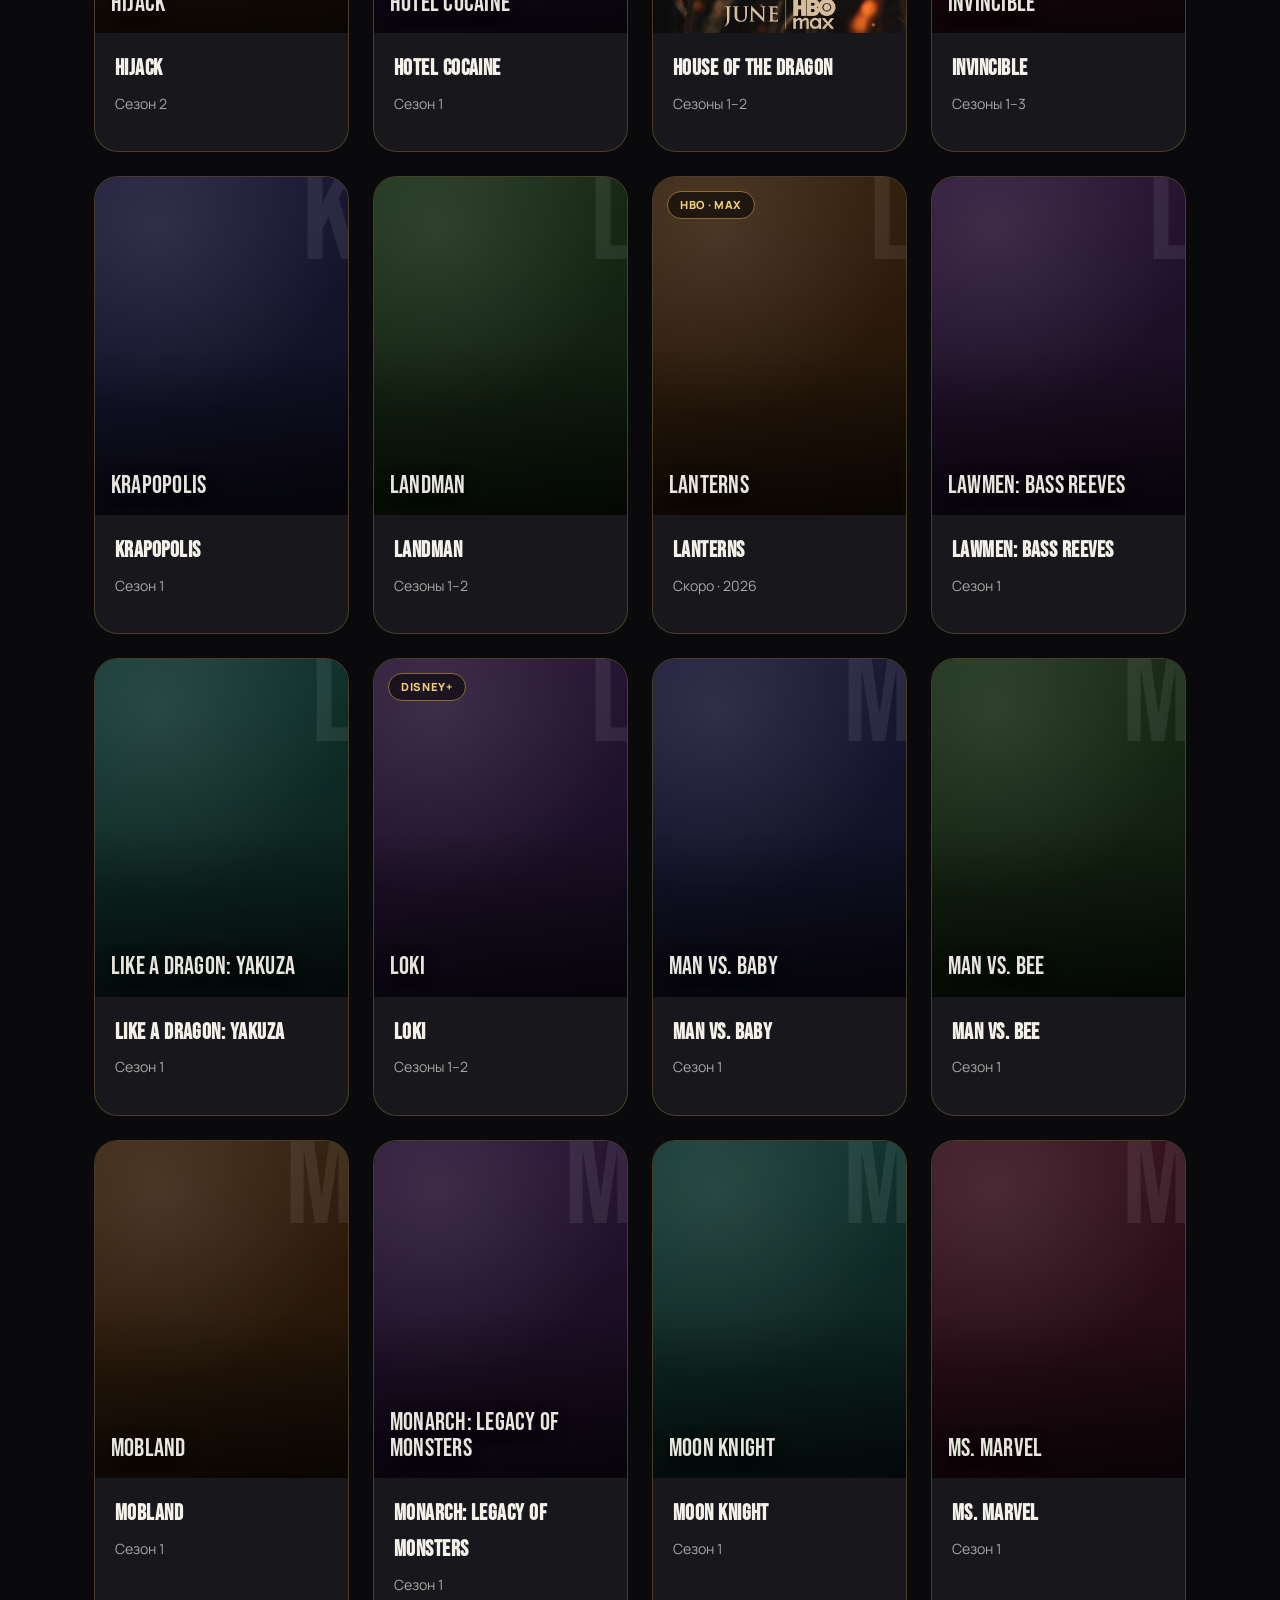
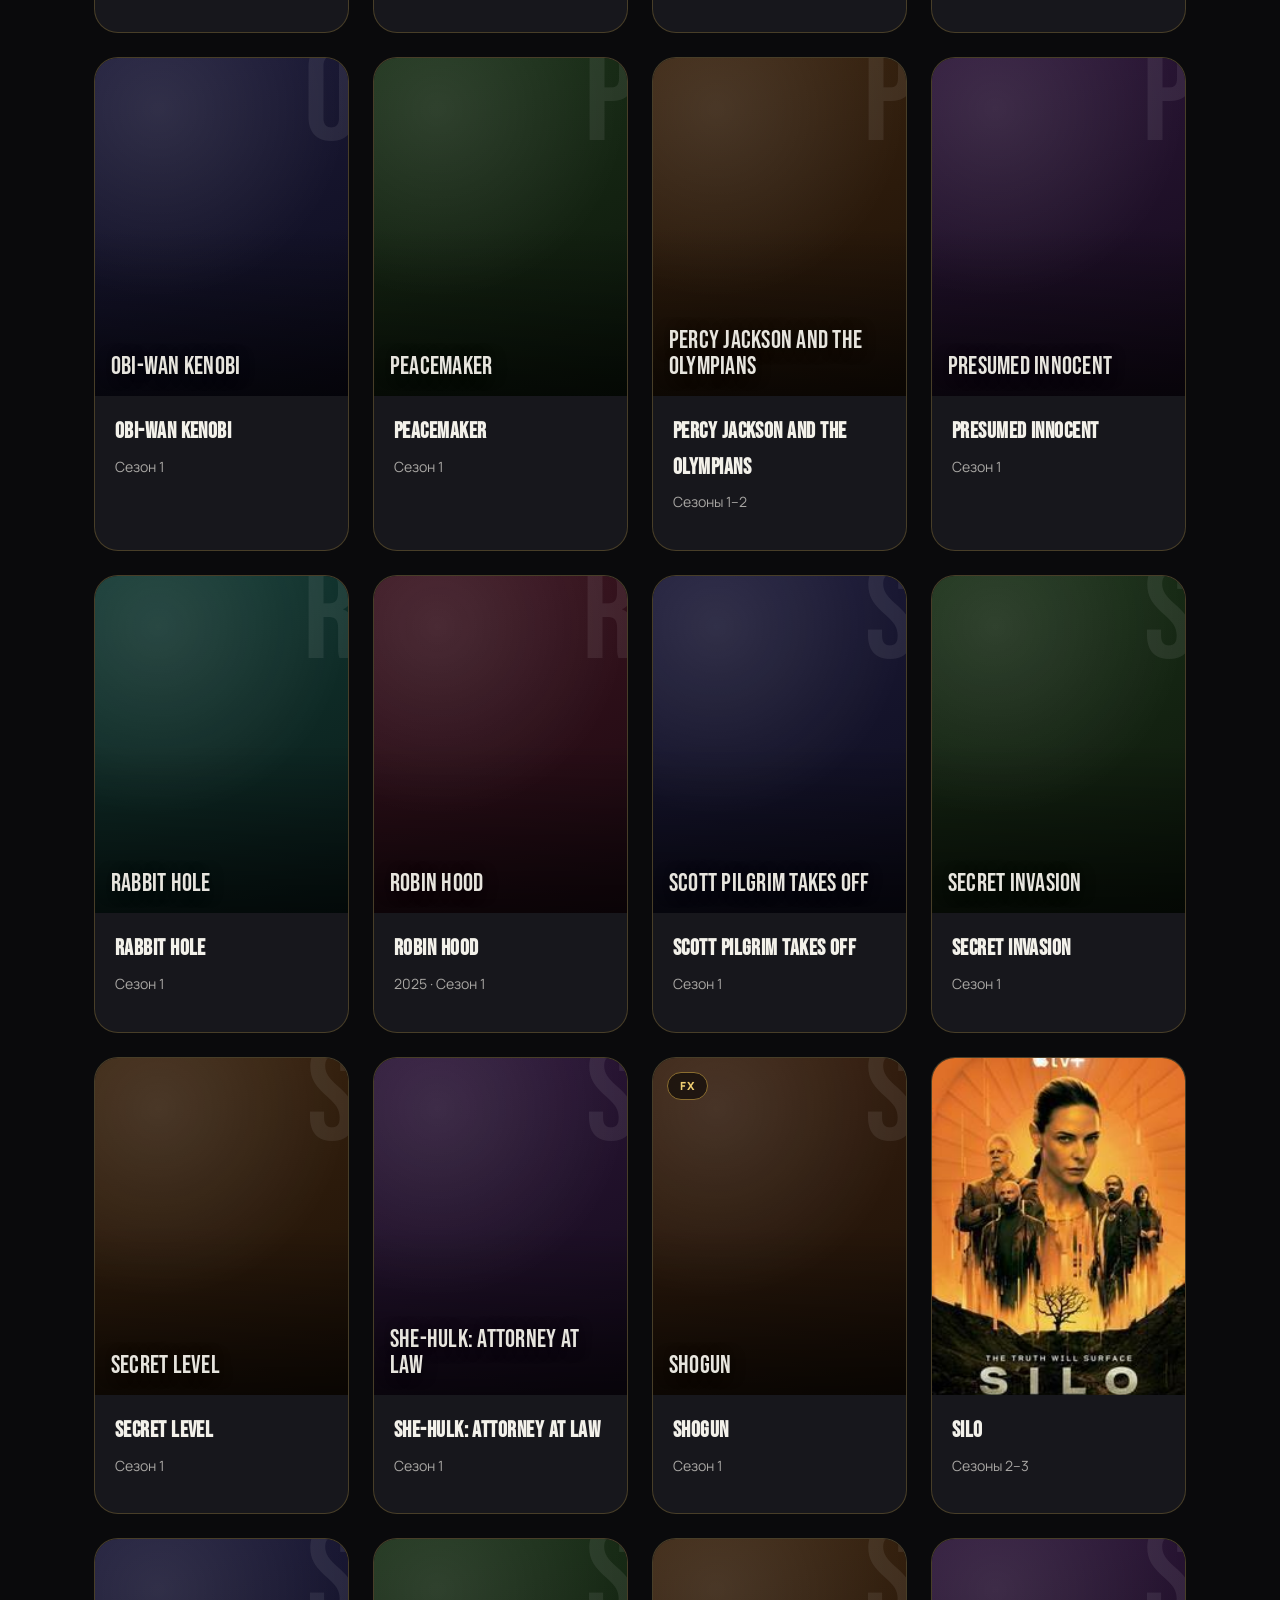
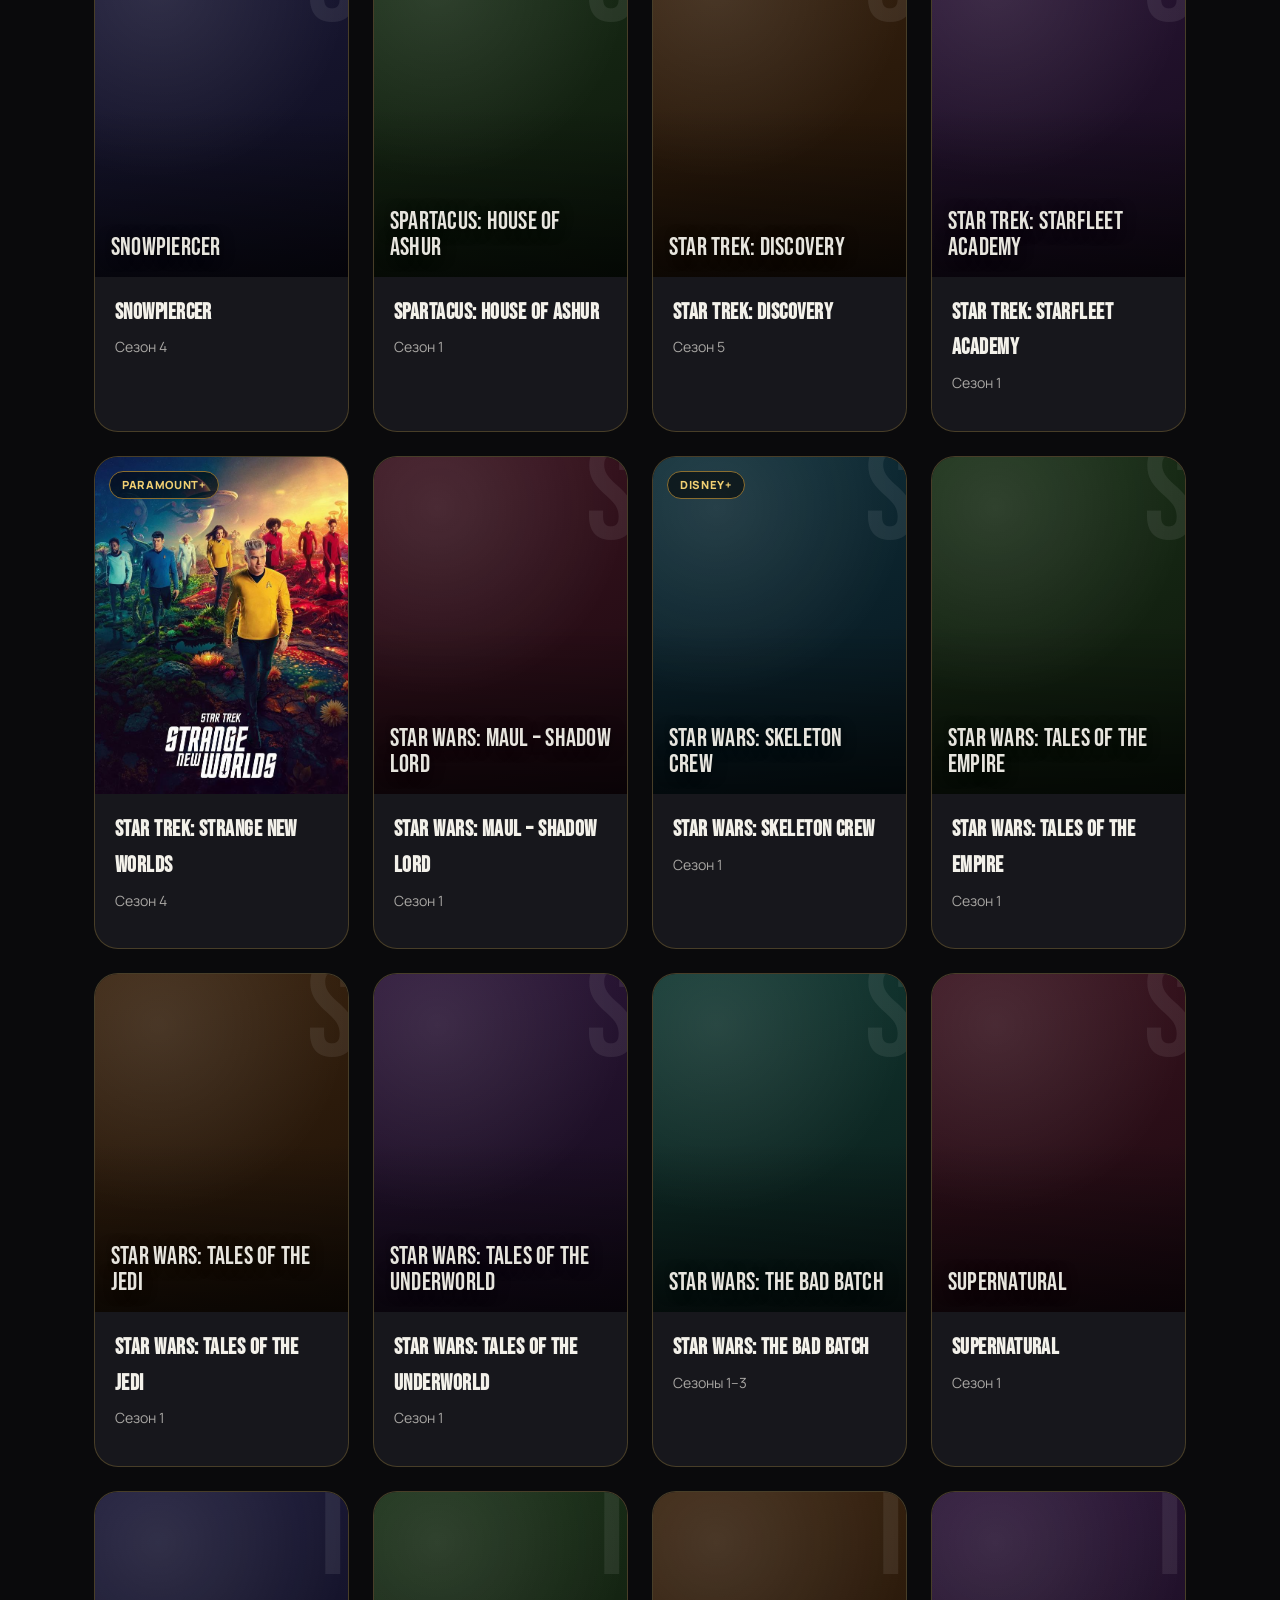
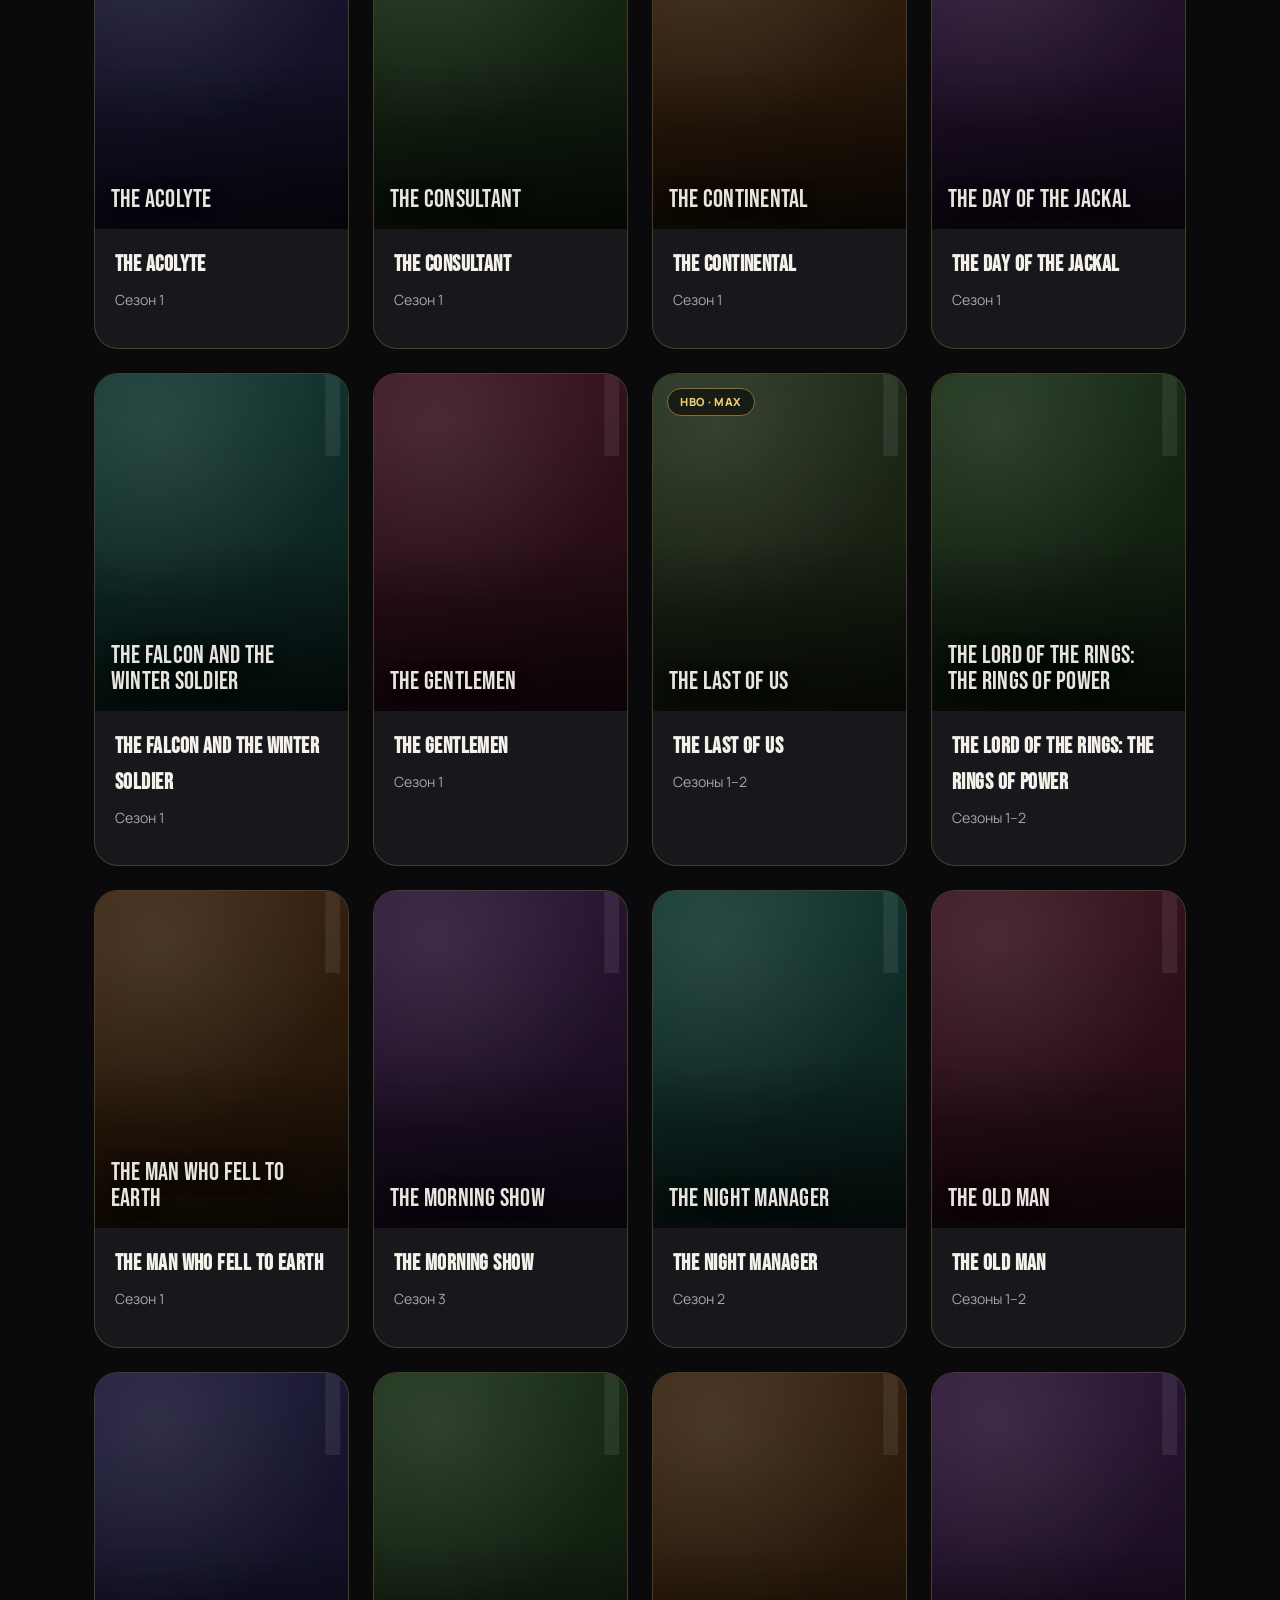
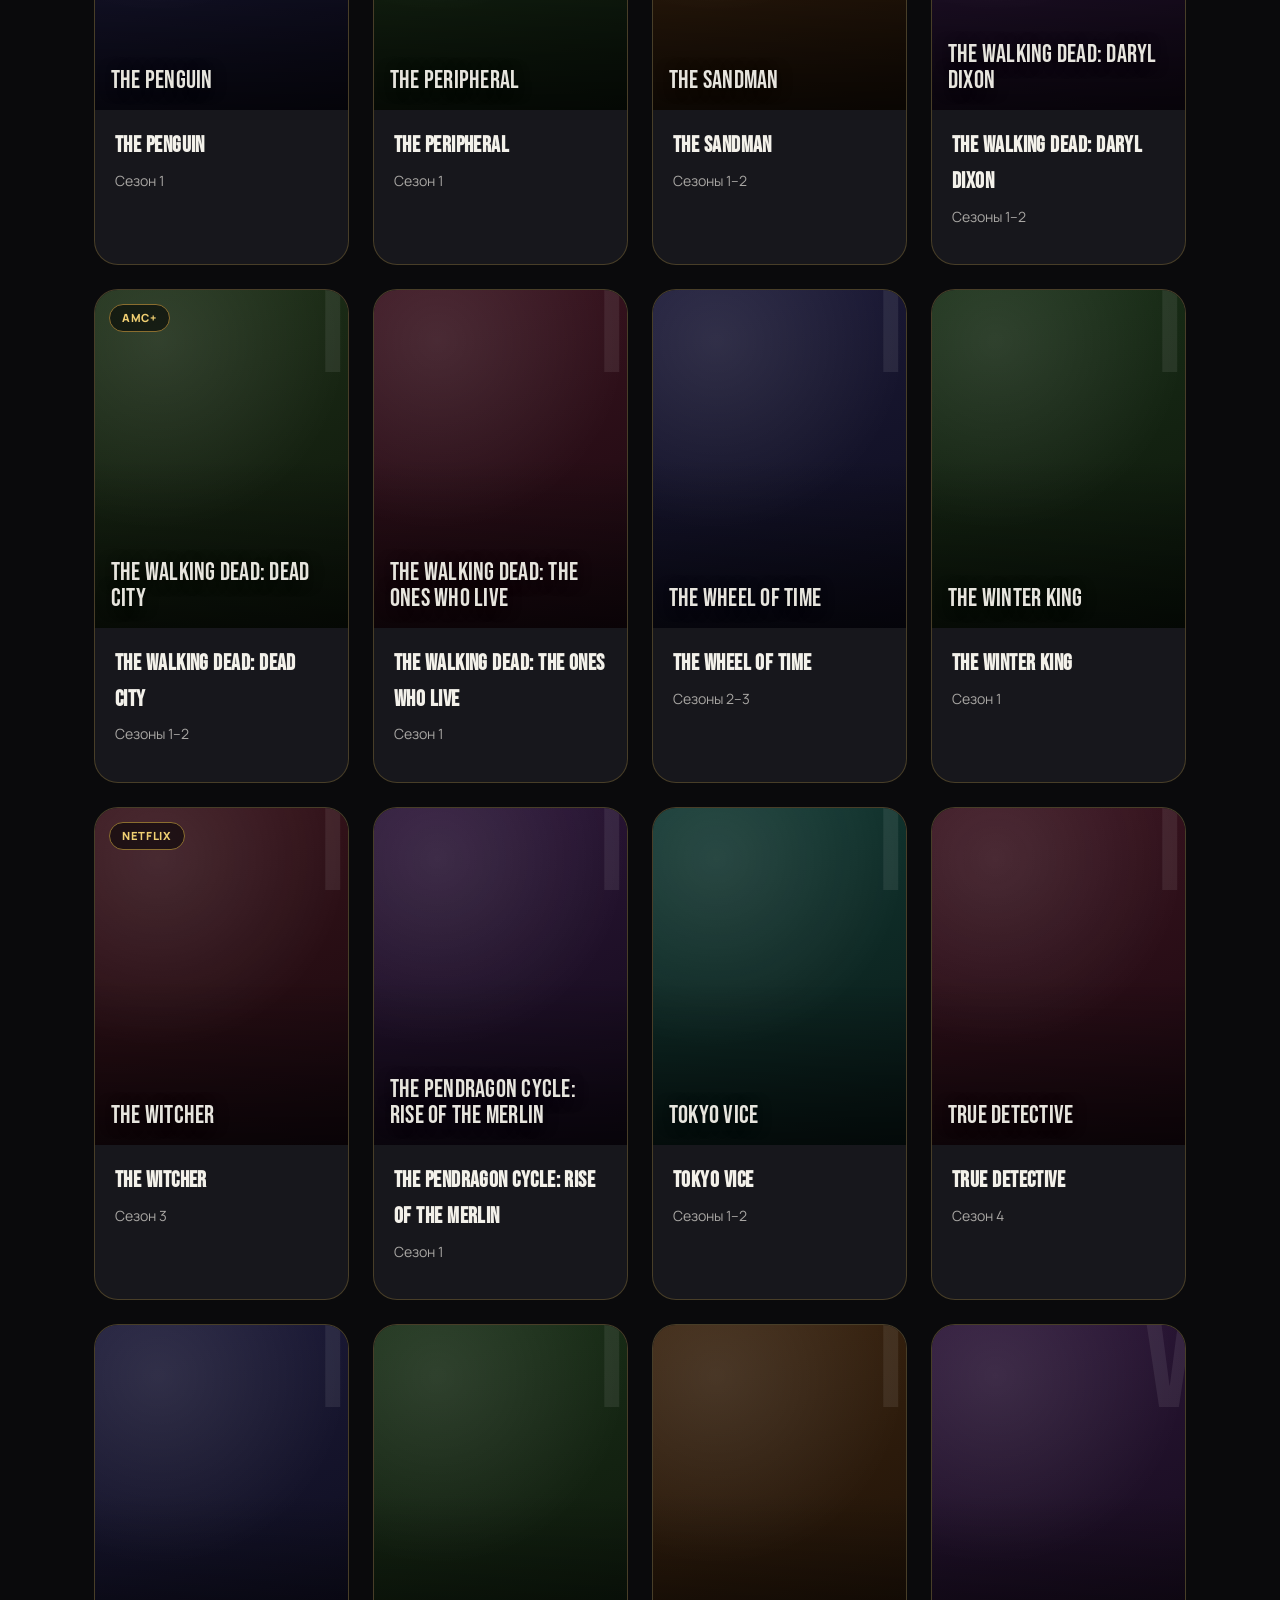
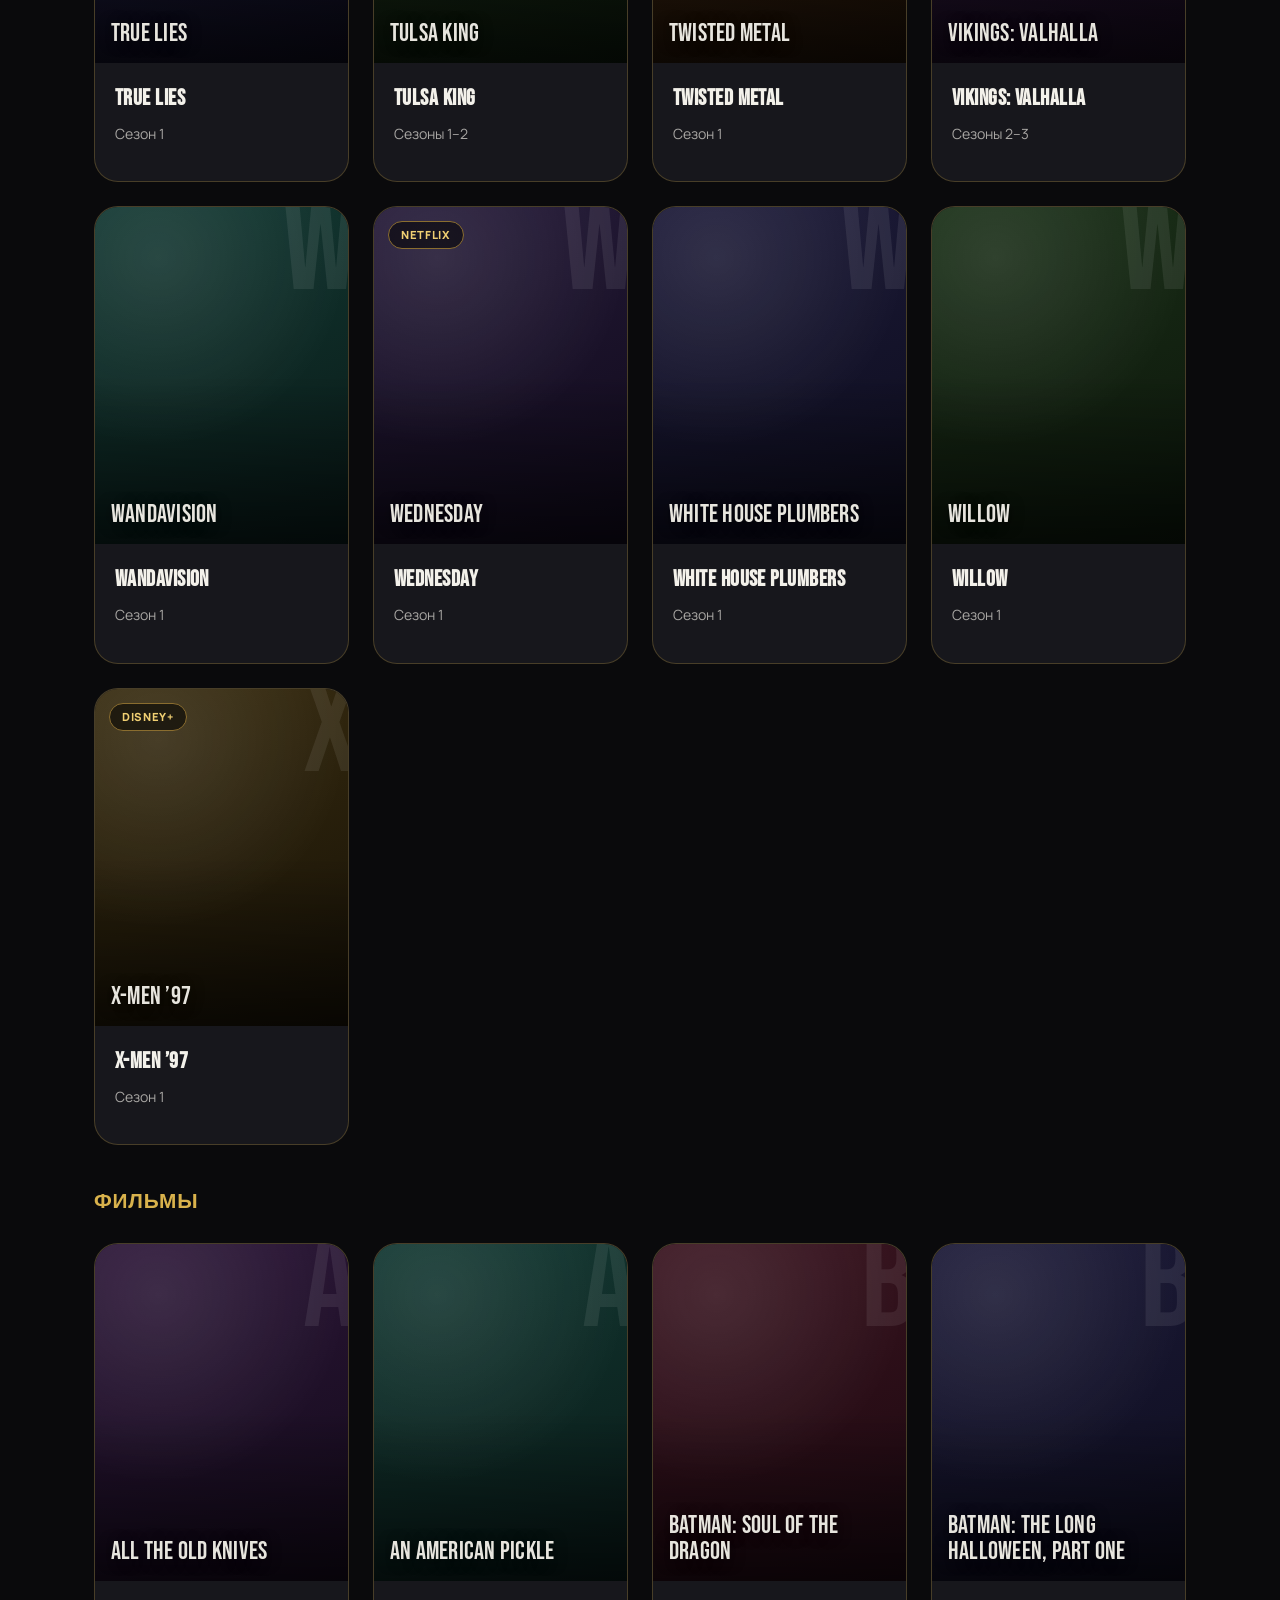
<file: library.html>
<!DOCTYPE html>
<html lang="ru">
<head>
<meta charset="UTF-8">
<meta name="viewport" content="width=device-width, initial-scale=1.0">
<title>Библиотека работ — NewComers Studio</title>
<meta name="description" content="Библиотека работ NewComers Studio: 150+ озвученных сериалов, фильмов и аниме.">

<link rel="icon" href="assets/favicon.svg" type="image/svg+xml">

<link rel="preconnect" href="https://fonts.googleapis.com">
<link rel="preconnect" href="https://fonts.gstatic.com" crossorigin>
<link href="https://fonts.googleapis.com/css2?family=Bebas+Neue&family=Manrope:wght@400;500;600;700;800&display=swap" rel="stylesheet">

<link rel="stylesheet" href="css/styles.css?v=6">
</head>
<body>

<div class="grain"></div>

<div class="page-shell">
  <header class="site-navbar">
    <div class="wrap navbar-inner">
      <a href="index.html" class="navbar-brand">
        <svg class="brand-mark" viewBox="0 0 100 100" aria-hidden="true">
          <path d="M18,8 L82,8 L82,52 C82,74 68,88 50,94 C32,88 18,74 18,52 Z" class="mark-shield"/>
          <path d="M32,66 L32,34 L54,66 L54,34" class="mark-letter"/>
          <path d="M62,40 A14,14 0 1 0 62,60" class="mark-letter"/>
        </svg>
        <span class="brand-name">NewComers<span class="brand-name-sub">Studio</span></span>
      </a>

      <nav class="navbar-nav" id="navbarNav">
        <a href="index.html" class="nav-link">Главная</a>
        <a href="about.html" class="nav-link">О нас</a>
        <a href="services.html" class="nav-link">Услуги</a>
        <a href="library.html" class="nav-link active">Библиотека</a>
        <a href="prices.html" class="nav-link">Цены</a>
        <a href="news.html" class="nav-link">Новости</a>
        <a href="contacts.html" class="nav-link">Контакты</a>
      </nav>

      <div class="navbar-social">
        <a href="https://vk.com/newcomers_studio" target="_blank" rel="noopener" aria-label="VK" class="icon-btn">
          <svg viewBox="0 0 24 24"><path d="M13.98 17.13c-3.9-.2-7.13-2.87-8.48-7.44-.09-.32.02-.6.42-.6h1.98c.34 0 .48.16.6.5.7 1.98 1.9 3.7 2.38 3.7.18 0 .27-.09.27-.58V11.1c-.05-.86-.5-.94-.5-1.25 0-.15.13-.3.33-.3h3.1c.29 0 .39.15.39.5v2.65c0 .29.13.4.21.4.18 0 .34-.11.68-.45 1.05-1.18 1.8-2.98 1.8-2.98.11-.23.29-.45.63-.45h1.98c.6 0 .73.31.6.71-.25 1.15-2.66 4.47-2.66 4.47-.21.34-.29.5 0 .87.21.28.9.87 1.36 1.4.85.94 1.5 1.73 1.68 2.27.18.55-.1.83-.65.83h-1.98c-.5 0-.75-.31-1.46-1.1-.6-.68-.87-.77-1.28-.77-.29 0-.4.09-.4.5v1.3c0 .34-.11.5-.98.5z"/></svg>
        </a>
        <a href="https://t.me/newcomers_studio" target="_blank" rel="noopener" aria-label="Telegram" class="icon-btn">
          <svg viewBox="0 0 24 24"><path d="M21.94 3.68a1.3 1.3 0 0 0-1.36-.2L2.6 10.6c-.86.34-.85 1.55.02 1.87l4.6 1.7 1.78 5.72c.2.63 1 .82 1.46.34l2.55-2.68 4.7 3.47c.68.5 1.66.13 1.83-.7l3.34-15.53c.12-.55-.09-1.1-.54-1.31zM9.1 13.6l8.1-6.9c.2-.17.42.1.24.28l-6.9 6.6c-.3.28-.48.66-.52 1.07l-.2 2.1-.72-3.15z"/></svg>
        </a>
        <a href="https://www.youtube.com/@NewComers_Studio" target="_blank" rel="noopener" aria-label="YouTube" class="icon-btn">
          <svg viewBox="0 0 24 24"><path d="M22.5 7.2c-.25-1.02-1-1.8-1.98-2.06C18.7 4.6 12 4.6 12 4.6s-6.7 0-8.52.54c-.98.26-1.73 1.04-1.98 2.06C1 9.1 1 12 1 12s0 2.9.5 4.8c.25 1.02 1 1.77 1.98 2.03 1.82.57 8.52.57 8.52.57s6.7 0 8.52-.57c.98-.26 1.73-1.01 1.98-2.03.5-1.9.5-4.8.5-4.8s0-2.9-.5-4.8zM9.8 15.3V8.7l6 3.3-6 3.3z"/></svg>
        </a>
      </div>

      <button class="burger" id="burgerBtn" aria-label="Меню" aria-expanded="false">
        <span></span><span></span><span></span>
      </button>
    </div>

    <div class="navbar-drawer" id="navbarDrawer">
      <nav class="navbar-drawer-nav">
        <a href="index.html" class="nav-link">Главная</a>
        <a href="about.html" class="nav-link">О нас</a>
        <a href="services.html" class="nav-link">Услуги</a>
        <a href="library.html" class="nav-link active">Библиотека</a>
        <a href="prices.html" class="nav-link">Цены</a>
        <a href="news.html" class="nav-link">Новости</a>
        <a href="contacts.html" class="nav-link">Контакты</a>
      </nav>
      <div class="navbar-drawer-social">
        <a href="https://vk.com/newcomers_studio" target="_blank" rel="noopener" aria-label="VK" class="icon-btn">
          <svg viewBox="0 0 24 24"><path d="M13.98 17.13c-3.9-.2-7.13-2.87-8.48-7.44-.09-.32.02-.6.42-.6h1.98c.34 0 .48.16.6.5.7 1.98 1.9 3.7 2.38 3.7.18 0 .27-.09.27-.58V11.1c-.05-.86-.5-.94-.5-1.25 0-.15.13-.3.33-.3h3.1c.29 0 .39.15.39.5v2.65c0 .29.13.4.21.4.18 0 .34-.11.68-.45 1.05-1.18 1.8-2.98 1.8-2.98.11-.23.29-.45.63-.45h1.98c.6 0 .73.31.6.71-.25 1.15-2.66 4.47-2.66 4.47-.21.34-.29.5 0 .87.21.28.9.87 1.36 1.4.85.94 1.5 1.73 1.68 2.27.18.55-.1.83-.65.83h-1.98c-.5 0-.75-.31-1.46-1.1-.6-.68-.87-.77-1.28-.77-.29 0-.4.09-.4.5v1.3c0 .34-.11.5-.98.5z"/></svg>
        </a>
        <a href="https://t.me/newcomers_studio" target="_blank" rel="noopener" aria-label="Telegram" class="icon-btn">
          <svg viewBox="0 0 24 24"><path d="M21.94 3.68a1.3 1.3 0 0 0-1.36-.2L2.6 10.6c-.86.34-.85 1.55.02 1.87l4.6 1.7 1.78 5.72c.2.63 1 .82 1.46.34l2.55-2.68 4.7 3.47c.68.5 1.66.13 1.83-.7l3.34-15.53c.12-.55-.09-1.1-.54-1.31zM9.1 13.6l8.1-6.9c.2-.17.42.1.24.28l-6.9 6.6c-.3.28-.48.66-.52 1.07l-.2 2.1-.72-3.15z"/></svg>
        </a>
        <a href="https://www.youtube.com/@NewComers_Studio" target="_blank" rel="noopener" aria-label="YouTube" class="icon-btn">
          <svg viewBox="0 0 24 24"><path d="M22.5 7.2c-.25-1.02-1-1.8-1.98-2.06C18.7 4.6 12 4.6 12 4.6s-6.7 0-8.52.54c-.98.26-1.73 1.04-1.98 2.06C1 9.1 1 12 1 12s0 2.9.5 4.8c.25 1.02 1 1.77 1.98 2.03 1.82.57 8.52.57 8.52.57s6.7 0 8.52-.57c.98-.26 1.73-1.01 1.98-2.03.5-1.9.5-4.8.5-4.8s0-2.9-.5-4.8zM9.8 15.3V8.7l6 3.3-6 3.3z"/></svg>
        </a>
      </div>
    </div>
  </header>

  <main class="site-main">

    <section class="page-banner">
      <div class="hero-halftone" aria-hidden="true"></div>
      <div class="wrap page-banner-inner">
        <p class="kicker center">Библиотека работ</p>
        <h1 class="section-title center">Всё, что мы озвучили</h1>
        <p class="page-banner-lede">150+ сериалов, фильмов и аниме-тайтлов. Список не полный, но довольно объёмный — пополняется. Нажмите на любую работу, чтобы открыть карточку.</p>
      </div>
    </section>

    <section class="section projects">
      <div class="wrap">
        <p class="kicker center">Особо крутые</p>
        <h2 class="section-title center">Топ проектов</h2>

        <div class="projects-grid" style="margin-top:40px;">
          <a class="project-card reveal" href="project.html?slug=house-of-the-dragon">
            <div class="project-poster"><img src="assets/house-of-the-dragon.jpg" alt="House of the Dragon" loading="lazy"><span class="project-badge">HBO · Max</span></div>
            <div class="project-body"><h3>House of the Dragon</h3><p>Сезоны 1–2</p></div>
          </a>
          <a class="project-card reveal" href="project.html?slug=the-last-of-us">
            <div class="project-poster poster-tlou" data-title="The Last of Us" data-initial="T"><span class="project-badge">HBO · Max</span></div>
            <div class="project-body"><h3>The Last of Us</h3><p>Сезоны 1–2</p></div>
          </a>
          <a class="project-card reveal" href="project.html?slug=the-witcher">
            <div class="project-poster poster-witcher" data-title="The Witcher" data-initial="T"><span class="project-badge">Netflix</span></div>
            <div class="project-body"><h3>The Witcher</h3><p>Сезон 3</p></div>
          </a>
          <a class="project-card reveal" href="project.html?slug=andor">
            <div class="project-poster poster-andor" data-title="Andor" data-initial="A"><span class="project-badge">Disney+</span></div>
            <div class="project-body"><h3>Andor</h3><p>Сезоны 1–2</p></div>
          </a>
          <a class="project-card reveal" href="project.html?slug=loki">
            <div class="project-poster poster-loki" data-title="Loki" data-initial="L"><span class="project-badge">Disney+</span></div>
            <div class="project-body"><h3>Loki</h3><p>Сезоны 1–2</p></div>
          </a>
          <a class="project-card reveal" href="project.html?slug=fallout">
            <div class="project-poster poster-fallout" data-title="Fallout" data-initial="F"><span class="project-badge">Prime Video</span></div>
            <div class="project-body"><h3>Fallout</h3><p>Сезоны 1–2</p></div>
          </a>
          <a class="project-card reveal" href="project.html?slug=wednesday">
            <div class="project-poster poster-wednesday" data-title="Wednesday" data-initial="W"><span class="project-badge">Netflix</span></div>
            <div class="project-body"><h3>Wednesday</h3><p>Сезон 1</p></div>
          </a>
          <a class="project-card reveal" href="project.html?slug=the-walking-dead-dead-city">
            <div class="project-poster poster-twd" data-title="The Walking Dead: Dead City" data-initial="T"><span class="project-badge">AMC+</span></div>
            <div class="project-body"><h3>The Walking Dead: Dead City</h3><p>Сезоны 1–2</p></div>
          </a>
          <a class="project-card reveal" href="project.html?slug=x-men-97">
            <div class="project-poster poster-xmen" data-title="X-Men &#8217;97" data-initial="X"><span class="project-badge">Disney+</span></div>
            <div class="project-body"><h3>X-Men &#8217;97</h3><p>Сезон 1</p></div>
          </a>
          <a class="project-card reveal" href="project.html?slug=daredevil-born-again">
            <div class="project-poster poster-daredevil" data-title="Daredevil: Born Again" data-initial="D"><span class="project-badge">Disney+</span></div>
            <div class="project-body"><h3>Daredevil: Born Again</h3><p>Сезон 1</p></div>
          </a>
          <a class="project-card reveal" href="project.html?slug=shogun">
            <div class="project-poster poster-shogun" data-title="Shogun" data-initial="S"><span class="project-badge">FX</span></div>
            <div class="project-body"><h3>Shogun</h3><p>Сезон 1</p></div>
          </a>
          <a class="project-card reveal" href="project.html?slug=star-wars-skeleton-crew">
            <div class="project-poster poster-skeleton" data-title="Star Wars: Skeleton Crew" data-initial="S"><span class="project-badge">Disney+</span></div>
            <div class="project-body"><h3>Star Wars: Skeleton Crew</h3><p>Сезон 1</p></div>
          </a>
        </div>
      </div>
    </section>

    <section class="section">
      <div class="wrap">
        <p class="kicker center">Полный каталог</p>
        <h2 class="section-title center">Библиотека целиком</h2>

        <div class="library-toolbar">
          <input type="text" class="library-search" id="librarySearch" placeholder="Поиск по названию…">
          <div class="library-tabs" id="libraryTabs">
            <button class="library-tab active" data-filter="all">Все</button>
            <button class="library-tab" data-filter="series">Сериалы</button>
            <button class="library-tab" data-filter="movies">Фильмы</button>
            <button class="library-tab" data-filter="anime">Аниме</button>
          </div>
        </div>
        <p class="library-count" id="libraryCount"></p>

        <div id="libraryResults"></div>

        <p class="library-empty" id="libraryEmpty">Ничего не найдено — попробуйте другой запрос.</p>
      </div>
    </section>

    <footer class="site-footer">
      <div class="wrap footer-inner">
        <span>© 2014–2026 NewComers Studio</span>
        <span>Перевод и озвучивание сериалов, фильмов и анимации</span>
      </div>
    </footer>
  </main>
</div>

<script src="js/library-data.js?v=2"></script>
<script src="js/main.js?v=2"></script>
</body>
</html>
</file>
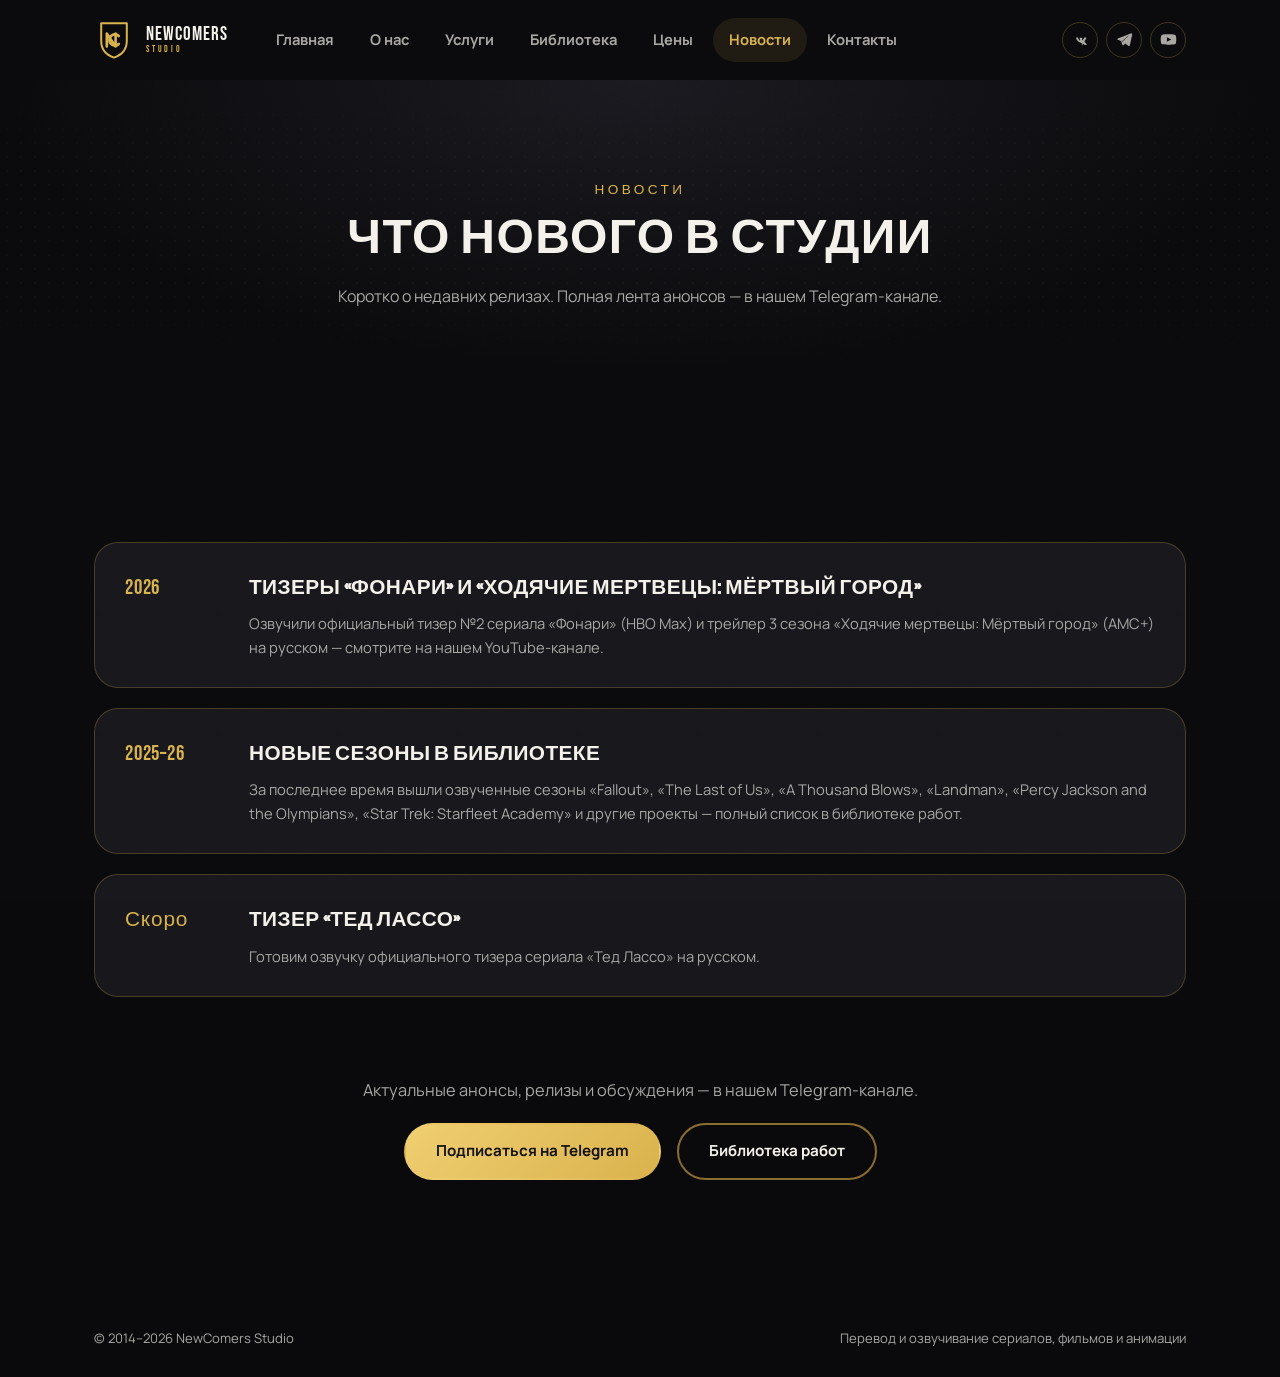
<file: news.html>
<!DOCTYPE html>
<html lang="ru">
<head>
<meta charset="UTF-8">
<meta name="viewport" content="width=device-width, initial-scale=1.0">
<title>Новости — NewComers Studio</title>
<meta name="description" content="Новости и релизы NewComers Studio: недавно озвученные сериалы, фильмы и анимация.">

<link rel="icon" href="assets/favicon.svg" type="image/svg+xml">

<link rel="preconnect" href="https://fonts.googleapis.com">
<link rel="preconnect" href="https://fonts.gstatic.com" crossorigin>
<link href="https://fonts.googleapis.com/css2?family=Bebas+Neue&family=Manrope:wght@400;500;600;700;800&display=swap" rel="stylesheet">

<link rel="stylesheet" href="css/styles.css?v=6">
</head>
<body>

<div class="grain"></div>

<div class="page-shell">
  <header class="site-navbar">
    <div class="wrap navbar-inner">
      <a href="index.html" class="navbar-brand">
        <svg class="brand-mark" viewBox="0 0 100 100" aria-hidden="true">
          <path d="M18,8 L82,8 L82,52 C82,74 68,88 50,94 C32,88 18,74 18,52 Z" class="mark-shield"/>
          <path d="M32,66 L32,34 L54,66 L54,34" class="mark-letter"/>
          <path d="M62,40 A14,14 0 1 0 62,60" class="mark-letter"/>
        </svg>
        <span class="brand-name">NewComers<span class="brand-name-sub">Studio</span></span>
      </a>

      <nav class="navbar-nav" id="navbarNav">
        <a href="index.html" class="nav-link">Главная</a>
        <a href="about.html" class="nav-link">О нас</a>
        <a href="services.html" class="nav-link">Услуги</a>
        <a href="library.html" class="nav-link">Библиотека</a>
        <a href="prices.html" class="nav-link">Цены</a>
        <a href="news.html" class="nav-link active">Новости</a>
        <a href="contacts.html" class="nav-link">Контакты</a>
      </nav>

      <div class="navbar-social">
        <a href="https://vk.com/newcomers_studio" target="_blank" rel="noopener" aria-label="VK" class="icon-btn">
          <svg viewBox="0 0 24 24"><path d="M13.98 17.13c-3.9-.2-7.13-2.87-8.48-7.44-.09-.32.02-.6.42-.6h1.98c.34 0 .48.16.6.5.7 1.98 1.9 3.7 2.38 3.7.18 0 .27-.09.27-.58V11.1c-.05-.86-.5-.94-.5-1.25 0-.15.13-.3.33-.3h3.1c.29 0 .39.15.39.5v2.65c0 .29.13.4.21.4.18 0 .34-.11.68-.45 1.05-1.18 1.8-2.98 1.8-2.98.11-.23.29-.45.63-.45h1.98c.6 0 .73.31.6.71-.25 1.15-2.66 4.47-2.66 4.47-.21.34-.29.5 0 .87.21.28.9.87 1.36 1.4.85.94 1.5 1.73 1.68 2.27.18.55-.1.83-.65.83h-1.98c-.5 0-.75-.31-1.46-1.1-.6-.68-.87-.77-1.28-.77-.29 0-.4.09-.4.5v1.3c0 .34-.11.5-.98.5z"/></svg>
        </a>
        <a href="https://t.me/newcomers_studio" target="_blank" rel="noopener" aria-label="Telegram" class="icon-btn">
          <svg viewBox="0 0 24 24"><path d="M21.94 3.68a1.3 1.3 0 0 0-1.36-.2L2.6 10.6c-.86.34-.85 1.55.02 1.87l4.6 1.7 1.78 5.72c.2.63 1 .82 1.46.34l2.55-2.68 4.7 3.47c.68.5 1.66.13 1.83-.7l3.34-15.53c.12-.55-.09-1.1-.54-1.31zM9.1 13.6l8.1-6.9c.2-.17.42.1.24.28l-6.9 6.6c-.3.28-.48.66-.52 1.07l-.2 2.1-.72-3.15z"/></svg>
        </a>
        <a href="https://www.youtube.com/@NewComers_Studio" target="_blank" rel="noopener" aria-label="YouTube" class="icon-btn">
          <svg viewBox="0 0 24 24"><path d="M22.5 7.2c-.25-1.02-1-1.8-1.98-2.06C18.7 4.6 12 4.6 12 4.6s-6.7 0-8.52.54c-.98.26-1.73 1.04-1.98 2.06C1 9.1 1 12 1 12s0 2.9.5 4.8c.25 1.02 1 1.77 1.98 2.03 1.82.57 8.52.57 8.52.57s6.7 0 8.52-.57c.98-.26 1.73-1.01 1.98-2.03.5-1.9.5-4.8.5-4.8s0-2.9-.5-4.8zM9.8 15.3V8.7l6 3.3-6 3.3z"/></svg>
        </a>
      </div>

      <button class="burger" id="burgerBtn" aria-label="Меню" aria-expanded="false">
        <span></span><span></span><span></span>
      </button>
    </div>

    <div class="navbar-drawer" id="navbarDrawer">
      <nav class="navbar-drawer-nav">
        <a href="index.html" class="nav-link">Главная</a>
        <a href="about.html" class="nav-link">О нас</a>
        <a href="services.html" class="nav-link">Услуги</a>
        <a href="library.html" class="nav-link">Библиотека</a>
        <a href="prices.html" class="nav-link">Цены</a>
        <a href="news.html" class="nav-link active">Новости</a>
        <a href="contacts.html" class="nav-link">Контакты</a>
      </nav>
      <div class="navbar-drawer-social">
        <a href="https://vk.com/newcomers_studio" target="_blank" rel="noopener" aria-label="VK" class="icon-btn">
          <svg viewBox="0 0 24 24"><path d="M13.98 17.13c-3.9-.2-7.13-2.87-8.48-7.44-.09-.32.02-.6.42-.6h1.98c.34 0 .48.16.6.5.7 1.98 1.9 3.7 2.38 3.7.18 0 .27-.09.27-.58V11.1c-.05-.86-.5-.94-.5-1.25 0-.15.13-.3.33-.3h3.1c.29 0 .39.15.39.5v2.65c0 .29.13.4.21.4.18 0 .34-.11.68-.45 1.05-1.18 1.8-2.98 1.8-2.98.11-.23.29-.45.63-.45h1.98c.6 0 .73.31.6.71-.25 1.15-2.66 4.47-2.66 4.47-.21.34-.29.5 0 .87.21.28.9.87 1.36 1.4.85.94 1.5 1.73 1.68 2.27.18.55-.1.83-.65.83h-1.98c-.5 0-.75-.31-1.46-1.1-.6-.68-.87-.77-1.28-.77-.29 0-.4.09-.4.5v1.3c0 .34-.11.5-.98.5z"/></svg>
        </a>
        <a href="https://t.me/newcomers_studio" target="_blank" rel="noopener" aria-label="Telegram" class="icon-btn">
          <svg viewBox="0 0 24 24"><path d="M21.94 3.68a1.3 1.3 0 0 0-1.36-.2L2.6 10.6c-.86.34-.85 1.55.02 1.87l4.6 1.7 1.78 5.72c.2.63 1 .82 1.46.34l2.55-2.68 4.7 3.47c.68.5 1.66.13 1.83-.7l3.34-15.53c.12-.55-.09-1.1-.54-1.31zM9.1 13.6l8.1-6.9c.2-.17.42.1.24.28l-6.9 6.6c-.3.28-.48.66-.52 1.07l-.2 2.1-.72-3.15z"/></svg>
        </a>
        <a href="https://www.youtube.com/@NewComers_Studio" target="_blank" rel="noopener" aria-label="YouTube" class="icon-btn">
          <svg viewBox="0 0 24 24"><path d="M22.5 7.2c-.25-1.02-1-1.8-1.98-2.06C18.7 4.6 12 4.6 12 4.6s-6.7 0-8.52.54c-.98.26-1.73 1.04-1.98 2.06C1 9.1 1 12 1 12s0 2.9.5 4.8c.25 1.02 1 1.77 1.98 2.03 1.82.57 8.52.57 8.52.57s6.7 0 8.52-.57c.98-.26 1.73-1.01 1.98-2.03.5-1.9.5-4.8.5-4.8s0-2.9-.5-4.8zM9.8 15.3V8.7l6 3.3-6 3.3z"/></svg>
        </a>
      </div>
    </div>
  </header>

  <main class="site-main">

    <section class="page-banner">
      <div class="hero-halftone" aria-hidden="true"></div>
      <div class="wrap page-banner-inner">
        <p class="kicker center">Новости</p>
        <h1 class="section-title center">Что нового в студии</h1>
        <p class="page-banner-lede">Коротко о недавних релизах. Полная лента анонсов — в нашем Telegram-канале.</p>
      </div>
    </section>

    <section class="section">
      <div class="wrap">
        <div class="news-list">

          <div class="news-item reveal">
            <span class="news-date">2026</span>
            <div>
              <h3>Тизеры «Фонари» и «Ходячие мертвецы: Мёртвый город»</h3>
              <p>Озвучили официальный тизер №2 сериала «Фонари» (HBO Max) и трейлер 3 сезона «Ходячие мертвецы: Мёртвый город» (AMC+) на русском — смотрите на нашем YouTube-канале.</p>
            </div>
          </div>

          <div class="news-item reveal">
            <span class="news-date">2025–26</span>
            <div>
              <h3>Новые сезоны в библиотеке</h3>
              <p>За последнее время вышли озвученные сезоны «Fallout», «The Last of Us», «A Thousand Blows», «Landman», «Percy Jackson and the Olympians», «Star Trek: Starfleet Academy» и другие проекты — полный список в библиотеке работ.</p>
            </div>
          </div>

          <div class="news-item reveal">
            <span class="news-date">Скоро</span>
            <div>
              <h3>Тизер «Тед Лассо»</h3>
              <p>Готовим озвучку официального тизера сериала «Тед Лассо» на русском.</p>
            </div>
          </div>

        </div>

        <div class="news-cta reveal">
          <p class="body-text" style="margin: 0 auto 20px; text-align:center;">Актуальные анонсы, релизы и обсуждения — в нашем Telegram-канале.</p>
          <div class="hero-cta" style="justify-content:center;">
            <a href="https://t.me/newcomers_studio" target="_blank" rel="noopener" class="btn btn-primary">Подписаться на Telegram</a>
            <a href="library.html" class="btn btn-outline">Библиотека работ</a>
          </div>
        </div>
      </div>
    </section>

    <footer class="site-footer">
      <div class="wrap footer-inner">
        <span>© 2014–2026 NewComers Studio</span>
        <span>Перевод и озвучивание сериалов, фильмов и анимации</span>
      </div>
    </footer>
  </main>
</div>

<script src="js/main.js?v=2"></script>
</body>
</html>
</file>
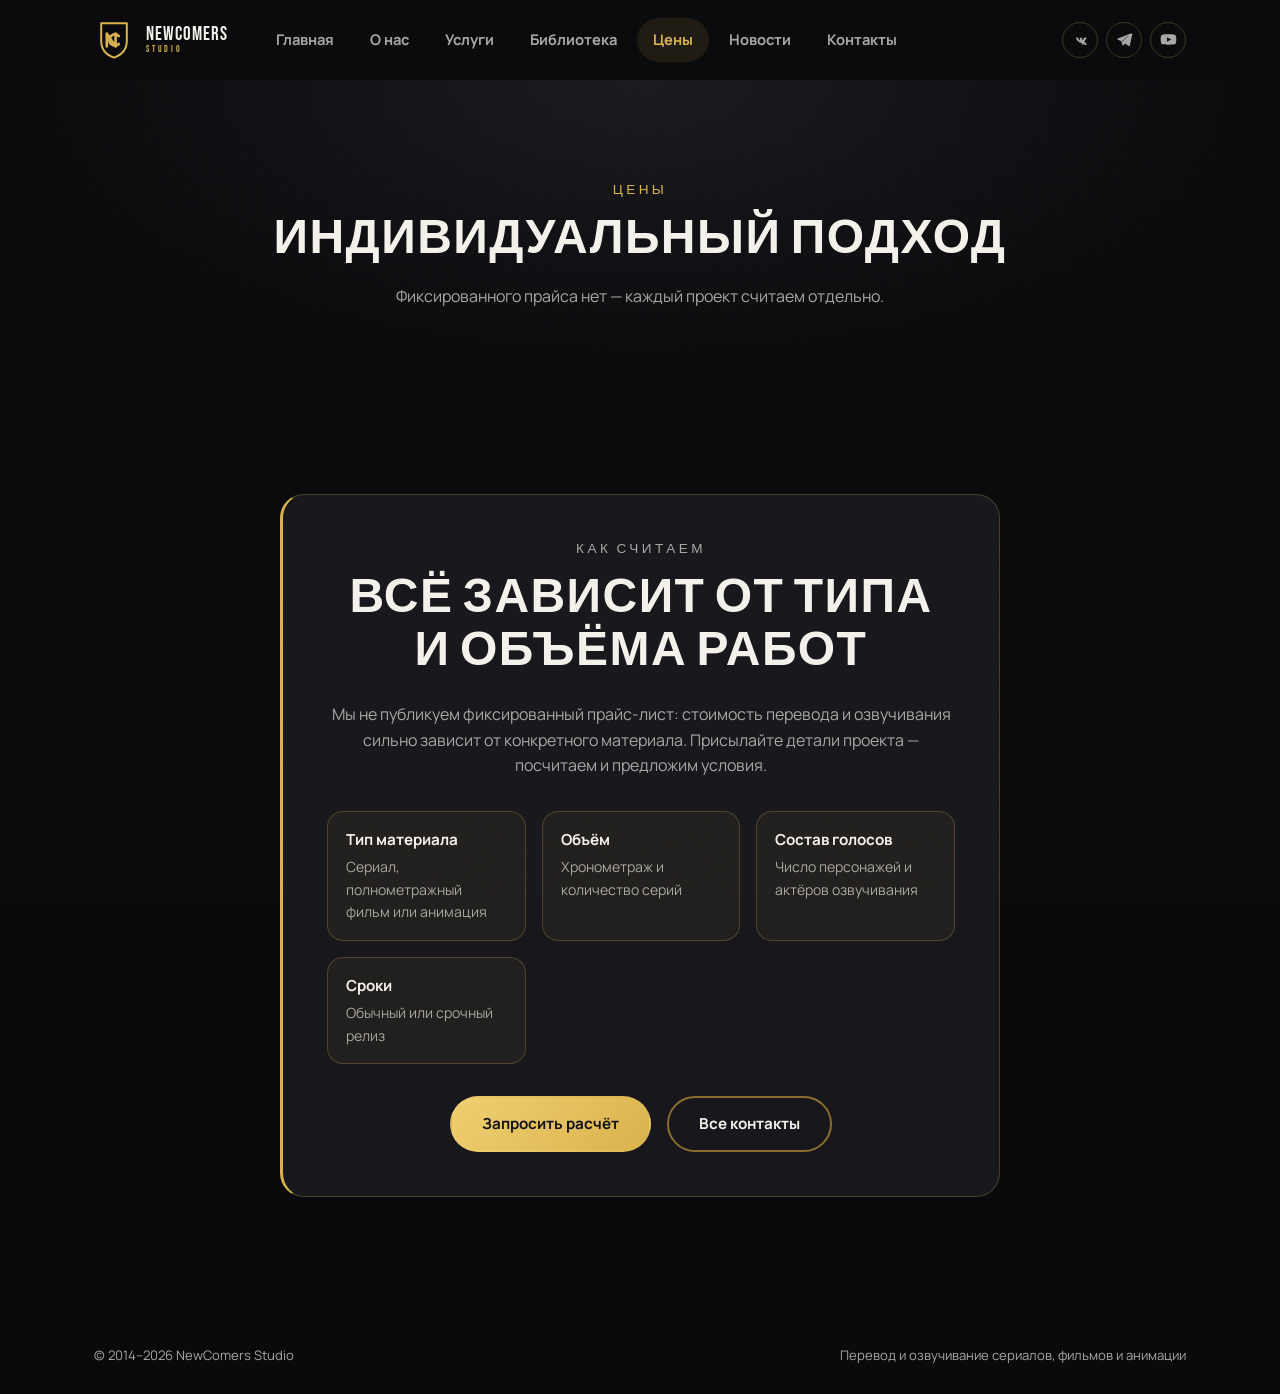
<file: prices.html>
<!DOCTYPE html>
<html lang="ru">
<head>
<meta charset="UTF-8">
<meta name="viewport" content="width=device-width, initial-scale=1.0">
<title>Цены — NewComers Studio</title>
<meta name="description" content="Стоимость перевода и озвучивания в NewComers Studio считается индивидуально — зависит от типа и объёма материала.">

<link rel="icon" href="assets/favicon.svg" type="image/svg+xml">

<link rel="preconnect" href="https://fonts.googleapis.com">
<link rel="preconnect" href="https://fonts.gstatic.com" crossorigin>
<link href="https://fonts.googleapis.com/css2?family=Bebas+Neue&family=Manrope:wght@400;500;600;700;800&display=swap" rel="stylesheet">

<link rel="stylesheet" href="css/styles.css?v=6">
</head>
<body>

<div class="grain"></div>

<div class="page-shell">
  <header class="site-navbar">
    <div class="wrap navbar-inner">
      <a href="index.html" class="navbar-brand">
        <svg class="brand-mark" viewBox="0 0 100 100" aria-hidden="true">
          <path d="M18,8 L82,8 L82,52 C82,74 68,88 50,94 C32,88 18,74 18,52 Z" class="mark-shield"/>
          <path d="M32,66 L32,34 L54,66 L54,34" class="mark-letter"/>
          <path d="M62,40 A14,14 0 1 0 62,60" class="mark-letter"/>
        </svg>
        <span class="brand-name">NewComers<span class="brand-name-sub">Studio</span></span>
      </a>

      <nav class="navbar-nav" id="navbarNav">
        <a href="index.html" class="nav-link">Главная</a>
        <a href="about.html" class="nav-link">О нас</a>
        <a href="services.html" class="nav-link">Услуги</a>
        <a href="library.html" class="nav-link">Библиотека</a>
        <a href="prices.html" class="nav-link active">Цены</a>
        <a href="news.html" class="nav-link">Новости</a>
        <a href="contacts.html" class="nav-link">Контакты</a>
      </nav>

      <div class="navbar-social">
        <a href="https://vk.com/newcomers_studio" target="_blank" rel="noopener" aria-label="VK" class="icon-btn">
          <svg viewBox="0 0 24 24"><path d="M13.98 17.13c-3.9-.2-7.13-2.87-8.48-7.44-.09-.32.02-.6.42-.6h1.98c.34 0 .48.16.6.5.7 1.98 1.9 3.7 2.38 3.7.18 0 .27-.09.27-.58V11.1c-.05-.86-.5-.94-.5-1.25 0-.15.13-.3.33-.3h3.1c.29 0 .39.15.39.5v2.65c0 .29.13.4.21.4.18 0 .34-.11.68-.45 1.05-1.18 1.8-2.98 1.8-2.98.11-.23.29-.45.63-.45h1.98c.6 0 .73.31.6.71-.25 1.15-2.66 4.47-2.66 4.47-.21.34-.29.5 0 .87.21.28.9.87 1.36 1.4.85.94 1.5 1.73 1.68 2.27.18.55-.1.83-.65.83h-1.98c-.5 0-.75-.31-1.46-1.1-.6-.68-.87-.77-1.28-.77-.29 0-.4.09-.4.5v1.3c0 .34-.11.5-.98.5z"/></svg>
        </a>
        <a href="https://t.me/newcomers_studio" target="_blank" rel="noopener" aria-label="Telegram" class="icon-btn">
          <svg viewBox="0 0 24 24"><path d="M21.94 3.68a1.3 1.3 0 0 0-1.36-.2L2.6 10.6c-.86.34-.85 1.55.02 1.87l4.6 1.7 1.78 5.72c.2.63 1 .82 1.46.34l2.55-2.68 4.7 3.47c.68.5 1.66.13 1.83-.7l3.34-15.53c.12-.55-.09-1.1-.54-1.31zM9.1 13.6l8.1-6.9c.2-.17.42.1.24.28l-6.9 6.6c-.3.28-.48.66-.52 1.07l-.2 2.1-.72-3.15z"/></svg>
        </a>
        <a href="https://www.youtube.com/@NewComers_Studio" target="_blank" rel="noopener" aria-label="YouTube" class="icon-btn">
          <svg viewBox="0 0 24 24"><path d="M22.5 7.2c-.25-1.02-1-1.8-1.98-2.06C18.7 4.6 12 4.6 12 4.6s-6.7 0-8.52.54c-.98.26-1.73 1.04-1.98 2.06C1 9.1 1 12 1 12s0 2.9.5 4.8c.25 1.02 1 1.77 1.98 2.03 1.82.57 8.52.57 8.52.57s6.7 0 8.52-.57c.98-.26 1.73-1.01 1.98-2.03.5-1.9.5-4.8.5-4.8s0-2.9-.5-4.8zM9.8 15.3V8.7l6 3.3-6 3.3z"/></svg>
        </a>
      </div>

      <button class="burger" id="burgerBtn" aria-label="Меню" aria-expanded="false">
        <span></span><span></span><span></span>
      </button>
    </div>

    <div class="navbar-drawer" id="navbarDrawer">
      <nav class="navbar-drawer-nav">
        <a href="index.html" class="nav-link">Главная</a>
        <a href="about.html" class="nav-link">О нас</a>
        <a href="services.html" class="nav-link">Услуги</a>
        <a href="library.html" class="nav-link">Библиотека</a>
        <a href="prices.html" class="nav-link active">Цены</a>
        <a href="news.html" class="nav-link">Новости</a>
        <a href="contacts.html" class="nav-link">Контакты</a>
      </nav>
      <div class="navbar-drawer-social">
        <a href="https://vk.com/newcomers_studio" target="_blank" rel="noopener" aria-label="VK" class="icon-btn">
          <svg viewBox="0 0 24 24"><path d="M13.98 17.13c-3.9-.2-7.13-2.87-8.48-7.44-.09-.32.02-.6.42-.6h1.98c.34 0 .48.16.6.5.7 1.98 1.9 3.7 2.38 3.7.18 0 .27-.09.27-.58V11.1c-.05-.86-.5-.94-.5-1.25 0-.15.13-.3.33-.3h3.1c.29 0 .39.15.39.5v2.65c0 .29.13.4.21.4.18 0 .34-.11.68-.45 1.05-1.18 1.8-2.98 1.8-2.98.11-.23.29-.45.63-.45h1.98c.6 0 .73.31.6.71-.25 1.15-2.66 4.47-2.66 4.47-.21.34-.29.5 0 .87.21.28.9.87 1.36 1.4.85.94 1.5 1.73 1.68 2.27.18.55-.1.83-.65.83h-1.98c-.5 0-.75-.31-1.46-1.1-.6-.68-.87-.77-1.28-.77-.29 0-.4.09-.4.5v1.3c0 .34-.11.5-.98.5z"/></svg>
        </a>
        <a href="https://t.me/newcomers_studio" target="_blank" rel="noopener" aria-label="Telegram" class="icon-btn">
          <svg viewBox="0 0 24 24"><path d="M21.94 3.68a1.3 1.3 0 0 0-1.36-.2L2.6 10.6c-.86.34-.85 1.55.02 1.87l4.6 1.7 1.78 5.72c.2.63 1 .82 1.46.34l2.55-2.68 4.7 3.47c.68.5 1.66.13 1.83-.7l3.34-15.53c.12-.55-.09-1.1-.54-1.31zM9.1 13.6l8.1-6.9c.2-.17.42.1.24.28l-6.9 6.6c-.3.28-.48.66-.52 1.07l-.2 2.1-.72-3.15z"/></svg>
        </a>
        <a href="https://www.youtube.com/@NewComers_Studio" target="_blank" rel="noopener" aria-label="YouTube" class="icon-btn">
          <svg viewBox="0 0 24 24"><path d="M22.5 7.2c-.25-1.02-1-1.8-1.98-2.06C18.7 4.6 12 4.6 12 4.6s-6.7 0-8.52.54c-.98.26-1.73 1.04-1.98 2.06C1 9.1 1 12 1 12s0 2.9.5 4.8c.25 1.02 1 1.77 1.98 2.03 1.82.57 8.52.57 8.52.57s6.7 0 8.52-.57c.98-.26 1.73-1.01 1.98-2.03.5-1.9.5-4.8.5-4.8s0-2.9-.5-4.8zM9.8 15.3V8.7l6 3.3-6 3.3z"/></svg>
        </a>
      </div>
    </div>
  </header>

  <main class="site-main">

    <section class="page-banner">
      <div class="hero-halftone" aria-hidden="true"></div>
      <div class="wrap page-banner-inner">
        <p class="kicker center">Цены</p>
        <h1 class="section-title center">Индивидуальный подход</h1>
        <p class="page-banner-lede">Фиксированного прайса нет — каждый проект считаем отдельно.</p>
      </div>
    </section>

    <section class="section">
      <div class="wrap">
        <div class="price-card reveal">
          <p class="kicker">Как считаем</p>
          <h2 class="section-title">Всё зависит от типа и объёма работ</h2>
          <p>
            Мы не публикуем фиксированный прайс-лист: стоимость перевода и озвучивания сильно зависит от
            конкретного материала. Присылайте детали проекта — посчитаем и предложим условия.
          </p>

          <div class="price-factors">
            <div class="price-factor"><b>Тип материала</b>Сериал, полнометражный фильм или анимация</div>
            <div class="price-factor"><b>Объём</b>Хронометраж и количество серий</div>
            <div class="price-factor"><b>Состав голосов</b>Число персонажей и актёров озвучивания</div>
            <div class="price-factor"><b>Сроки</b>Обычный или срочный релиз</div>
          </div>

          <div class="hero-cta" style="justify-content:center; margin-top: 12px;">
            <a href="mailto:newcomers.ad@gmail.com" class="btn btn-primary">Запросить расчёт</a>
            <a href="contacts.html" class="btn btn-outline">Все контакты</a>
          </div>
        </div>
      </div>
    </section>

    <footer class="site-footer">
      <div class="wrap footer-inner">
        <span>© 2014–2026 NewComers Studio</span>
        <span>Перевод и озвучивание сериалов, фильмов и анимации</span>
      </div>
    </footer>
  </main>
</div>

<script src="js/main.js?v=2"></script>
</body>
</html>
</file>
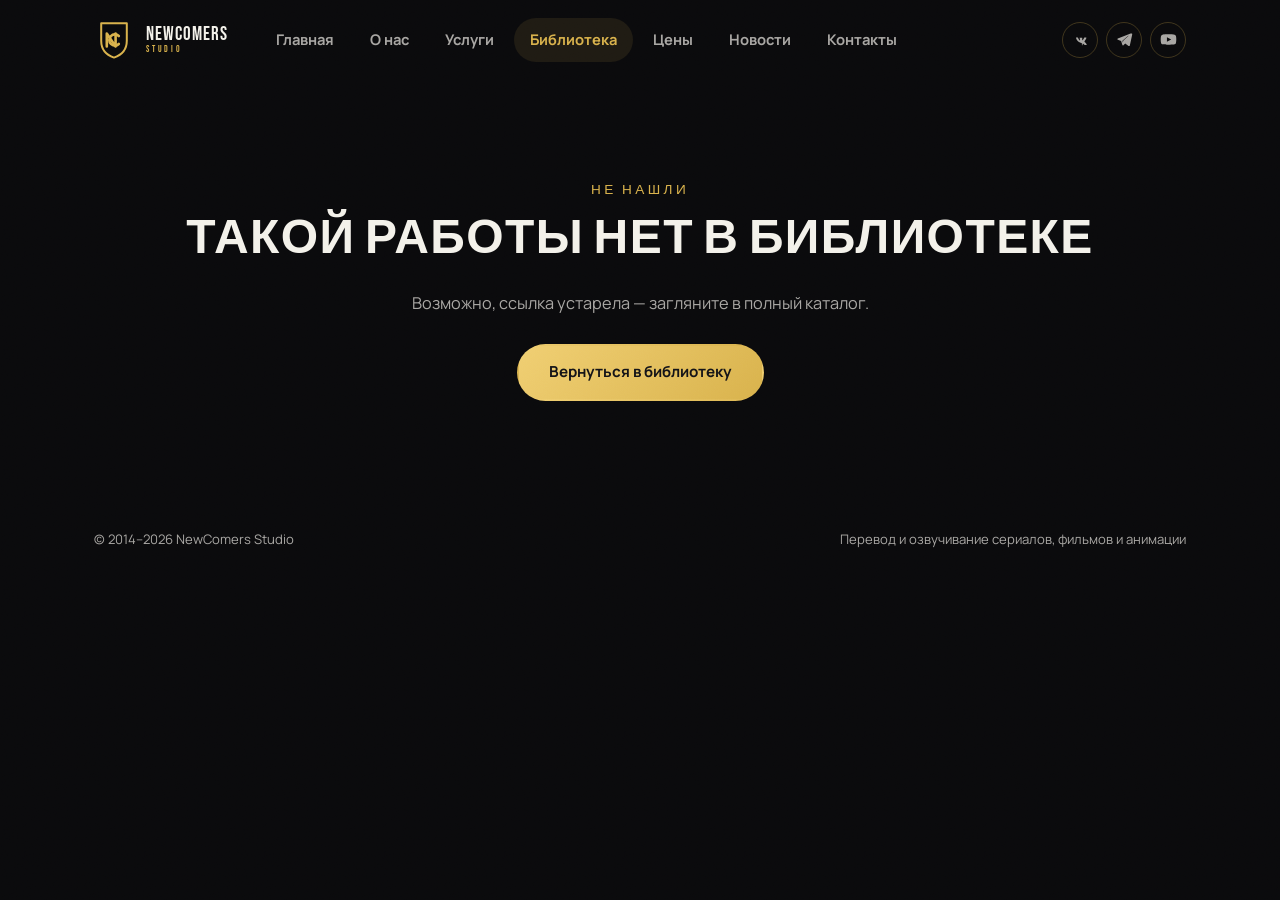
<file: project.html>
<!DOCTYPE html>
<html lang="ru">
<head>
<meta charset="UTF-8">
<meta name="viewport" content="width=device-width, initial-scale=1.0">
<title>Работа — NewComers Studio</title>
<meta name="description" content="Карточка проекта из библиотеки работ NewComers Studio.">

<link rel="icon" href="assets/favicon.svg" type="image/svg+xml">

<link rel="preconnect" href="https://fonts.googleapis.com">
<link rel="preconnect" href="https://fonts.gstatic.com" crossorigin>
<link href="https://fonts.googleapis.com/css2?family=Bebas+Neue&family=Manrope:wght@400;500;600;700;800&display=swap" rel="stylesheet">

<link rel="stylesheet" href="css/styles.css?v=6">
</head>
<body>

<div class="grain"></div>

<div class="page-shell">
  <header class="site-navbar">
    <div class="wrap navbar-inner">
      <a href="index.html" class="navbar-brand">
        <svg class="brand-mark" viewBox="0 0 100 100" aria-hidden="true">
          <path d="M18,8 L82,8 L82,52 C82,74 68,88 50,94 C32,88 18,74 18,52 Z" class="mark-shield"/>
          <path d="M32,66 L32,34 L54,66 L54,34" class="mark-letter"/>
          <path d="M62,40 A14,14 0 1 0 62,60" class="mark-letter"/>
        </svg>
        <span class="brand-name">NewComers<span class="brand-name-sub">Studio</span></span>
      </a>

      <nav class="navbar-nav" id="navbarNav">
        <a href="index.html" class="nav-link">Главная</a>
        <a href="about.html" class="nav-link">О нас</a>
        <a href="services.html" class="nav-link">Услуги</a>
        <a href="library.html" class="nav-link active">Библиотека</a>
        <a href="prices.html" class="nav-link">Цены</a>
        <a href="news.html" class="nav-link">Новости</a>
        <a href="contacts.html" class="nav-link">Контакты</a>
      </nav>

      <div class="navbar-social">
        <a href="https://vk.com/newcomers_studio" target="_blank" rel="noopener" aria-label="VK" class="icon-btn">
          <svg viewBox="0 0 24 24"><path d="M13.98 17.13c-3.9-.2-7.13-2.87-8.48-7.44-.09-.32.02-.6.42-.6h1.98c.34 0 .48.16.6.5.7 1.98 1.9 3.7 2.38 3.7.18 0 .27-.09.27-.58V11.1c-.05-.86-.5-.94-.5-1.25 0-.15.13-.3.33-.3h3.1c.29 0 .39.15.39.5v2.65c0 .29.13.4.21.4.18 0 .34-.11.68-.45 1.05-1.18 1.8-2.98 1.8-2.98.11-.23.29-.45.63-.45h1.98c.6 0 .73.31.6.71-.25 1.15-2.66 4.47-2.66 4.47-.21.34-.29.5 0 .87.21.28.9.87 1.36 1.4.85.94 1.5 1.73 1.68 2.27.18.55-.1.83-.65.83h-1.98c-.5 0-.75-.31-1.46-1.1-.6-.68-.87-.77-1.28-.77-.29 0-.4.09-.4.5v1.3c0 .34-.11.5-.98.5z"/></svg>
        </a>
        <a href="https://t.me/newcomers_studio" target="_blank" rel="noopener" aria-label="Telegram" class="icon-btn">
          <svg viewBox="0 0 24 24"><path d="M21.94 3.68a1.3 1.3 0 0 0-1.36-.2L2.6 10.6c-.86.34-.85 1.55.02 1.87l4.6 1.7 1.78 5.72c.2.63 1 .82 1.46.34l2.55-2.68 4.7 3.47c.68.5 1.66.13 1.83-.7l3.34-15.53c.12-.55-.09-1.1-.54-1.31zM9.1 13.6l8.1-6.9c.2-.17.42.1.24.28l-6.9 6.6c-.3.28-.48.66-.52 1.07l-.2 2.1-.72-3.15z"/></svg>
        </a>
        <a href="https://www.youtube.com/@NewComers_Studio" target="_blank" rel="noopener" aria-label="YouTube" class="icon-btn">
          <svg viewBox="0 0 24 24"><path d="M22.5 7.2c-.25-1.02-1-1.8-1.98-2.06C18.7 4.6 12 4.6 12 4.6s-6.7 0-8.52.54c-.98.26-1.73 1.04-1.98 2.06C1 9.1 1 12 1 12s0 2.9.5 4.8c.25 1.02 1 1.77 1.98 2.03 1.82.57 8.52.57 8.52.57s6.7 0 8.52-.57c.98-.26 1.73-1.01 1.98-2.03.5-1.9.5-4.8.5-4.8s0-2.9-.5-4.8zM9.8 15.3V8.7l6 3.3-6 3.3z"/></svg>
        </a>
      </div>

      <button class="burger" id="burgerBtn" aria-label="Меню" aria-expanded="false">
        <span></span><span></span><span></span>
      </button>
    </div>

    <div class="navbar-drawer" id="navbarDrawer">
      <nav class="navbar-drawer-nav">
        <a href="index.html" class="nav-link">Главная</a>
        <a href="about.html" class="nav-link">О нас</a>
        <a href="services.html" class="nav-link">Услуги</a>
        <a href="library.html" class="nav-link active">Библиотека</a>
        <a href="prices.html" class="nav-link">Цены</a>
        <a href="news.html" class="nav-link">Новости</a>
        <a href="contacts.html" class="nav-link">Контакты</a>
      </nav>
      <div class="navbar-drawer-social">
        <a href="https://vk.com/newcomers_studio" target="_blank" rel="noopener" aria-label="VK" class="icon-btn">
          <svg viewBox="0 0 24 24"><path d="M13.98 17.13c-3.9-.2-7.13-2.87-8.48-7.44-.09-.32.02-.6.42-.6h1.98c.34 0 .48.16.6.5.7 1.98 1.9 3.7 2.38 3.7.18 0 .27-.09.27-.58V11.1c-.05-.86-.5-.94-.5-1.25 0-.15.13-.3.33-.3h3.1c.29 0 .39.15.39.5v2.65c0 .29.13.4.21.4.18 0 .34-.11.68-.45 1.05-1.18 1.8-2.98 1.8-2.98.11-.23.29-.45.63-.45h1.98c.6 0 .73.31.6.71-.25 1.15-2.66 4.47-2.66 4.47-.21.34-.29.5 0 .87.21.28.9.87 1.36 1.4.85.94 1.5 1.73 1.68 2.27.18.55-.1.83-.65.83h-1.98c-.5 0-.75-.31-1.46-1.1-.6-.68-.87-.77-1.28-.77-.29 0-.4.09-.4.5v1.3c0 .34-.11.5-.98.5z"/></svg>
        </a>
        <a href="https://t.me/newcomers_studio" target="_blank" rel="noopener" aria-label="Telegram" class="icon-btn">
          <svg viewBox="0 0 24 24"><path d="M21.94 3.68a1.3 1.3 0 0 0-1.36-.2L2.6 10.6c-.86.34-.85 1.55.02 1.87l4.6 1.7 1.78 5.72c.2.63 1 .82 1.46.34l2.55-2.68 4.7 3.47c.68.5 1.66.13 1.83-.7l3.34-15.53c.12-.55-.09-1.1-.54-1.31zM9.1 13.6l8.1-6.9c.2-.17.42.1.24.28l-6.9 6.6c-.3.28-.48.66-.52 1.07l-.2 2.1-.72-3.15z"/></svg>
        </a>
        <a href="https://www.youtube.com/@NewComers_Studio" target="_blank" rel="noopener" aria-label="YouTube" class="icon-btn">
          <svg viewBox="0 0 24 24"><path d="M22.5 7.2c-.25-1.02-1-1.8-1.98-2.06C18.7 4.6 12 4.6 12 4.6s-6.7 0-8.52.54c-.98.26-1.73 1.04-1.98 2.06C1 9.1 1 12 1 12s0 2.9.5 4.8c.25 1.02 1 1.77 1.98 2.03 1.82.57 8.52.57 8.52.57s6.7 0 8.52-.57c.98-.26 1.73-1.01 1.98-2.03.5-1.9.5-4.8.5-4.8s0-2.9-.5-4.8zM9.8 15.3V8.7l6 3.3-6 3.3z"/></svg>
        </a>
      </div>
    </div>
  </header>

  <main class="site-main">

    <section class="section" id="projectContent" style="padding-top: 72px; display:none;">
      <div class="wrap">
        <a href="library.html" class="project-back">← Вернуться в библиотеку</a>

        <div class="project-hero-badges">
          <span class="project-badge" id="badgeEl"></span>
          <span class="project-badge" id="categoryBadgeEl"></span>
        </div>

        <div class="project-title-row">
          <h1 id="titleEl"></h1>
          <a href="https://www.youtube.com/@NewComers_Studio" target="_blank" rel="noopener" class="btn btn-primary" id="trailerLinkBtn">Трейлер на YouTube</a>
        </div>
        <p class="project-hero-meta" id="metaEl"></p>

        <div class="project-media">
          <div class="project-trailer" id="trailerWrap" style="display:none;">
            <div class="project-trailer-frame">
              <iframe id="trailerFrame" src="" title="Трейлер" frameborder="0"
                allow="accelerometer; autoplay; clipboard-write; encrypted-media; gyroscope; picture-in-picture; web-share"
                allowfullscreen></iframe>
            </div>
          </div>
          <div class="project-poster" id="posterEl"></div>

          <div class="project-desc">
            <p class="kicker">Об этой работе</p>
            <p class="body-text" id="descEl" style="max-width: none;"></p>
          </div>
          <div class="project-meta-list">
            <div><b>Тип:</b> <span id="metaTypeEl"></span></div>
            <div id="metaPlatformRow"><b>Платформа:</b> <span id="metaPlatformEl"></span></div>
            <div><b>Хронометраж:</b> <span id="metaMetaEl"></span></div>
            <div><b>Язык:</b> перевод и озвучивание на русском</div>
          </div>
        </div>

        <div class="project-tabs">
          <div class="project-tab-buttons">
            <button class="project-tab-btn active" data-tab="authors">Авторы</button>
            <button class="project-tab-btn" data-tab="updates">Обновления</button>
          </div>

          <div class="project-tab-panel active" data-panel="authors">
            <div class="project-team-note">
              Перевод и озвучивание — команда NewComers Studio: переводчики, режиссёр озвучивания, актёры и звукорежиссёр.
              Точный состав голосов для конкретной работы можно уточнить в
              <a href="https://vk.com/newcomers_studio" target="_blank" rel="noopener" style="color: var(--gold); font-weight: 700;">группе VK</a>
              или <a href="contacts.html" style="color: var(--gold); font-weight: 700;">напрямую</a>.
            </div>
          </div>

          <div class="project-tab-panel" data-panel="updates">
            <div class="project-team-note">
              Отдельных обновлений по этой работе пока нет — все анонсы студии смотрите на
              <a href="news.html" style="color: var(--gold); font-weight: 700;">странице новостей</a>.
            </div>
          </div>
        </div>
      </div>
    </section>

    <section class="project-not-found" id="notFound" style="display:none;">
      <div class="wrap">
        <p class="kicker center">Не нашли</p>
        <h1 class="section-title center">Такой работы нет в библиотеке</h1>
        <p class="body-text" style="margin: 0 auto 28px; text-align:center;">Возможно, ссылка устарела — загляните в полный каталог.</p>
        <div style="text-align:center;">
          <a href="library.html" class="btn btn-primary">Вернуться в библиотеку</a>
        </div>
      </div>
    </section>

    <footer class="site-footer">
      <div class="wrap footer-inner">
        <span>© 2014–2026 NewComers Studio</span>
        <span>Перевод и озвучивание сериалов, фильмов и анимации</span>
      </div>
    </footer>
  </main>
</div>

<script src="js/library-data.js?v=2"></script>
<script src="js/main.js?v=2"></script>
<script>
  (function () {
    const params = new URLSearchParams(window.location.search);
    const slug = params.get('slug');
    const item = LIBRARY.find((i) => i.slug === slug);

    if (!item) {
      document.getElementById('notFound').style.display = 'block';
      return;
    }

    const CATEGORY_LABEL = { series: 'Сериалы', movies: 'Фильмы', anime: 'Аниме' };
    const CATEGORY_LABEL_SINGULAR = { series: 'сериал', movies: 'фильм', anime: 'аниме' };
    const GENERIC_POSTERS = ['poster-g1', 'poster-g2', 'poster-g3', 'poster-g4', 'poster-g5', 'poster-g6'];
    const posterClass = item.posterClass || GENERIC_POSTERS[LIBRARY.indexOf(item) % GENERIC_POSTERS.length];
    const premise = item.description ||
      `Один из проектов библиотеки NewComers Studio — ${CATEGORY_LABEL_SINGULAR[item.category]} «${item.title}».`;
    const description = `${premise} Команда переводит текст с учётом контекста и характеров, подбирает голоса под роли и сводит звук в готовую дорожку. Уточнить состав команды и статус работы можно в группе VK или на странице «Новости».`;

    document.title = `${item.title} — NewComers Studio`;
    document.getElementById('titleEl').textContent = item.title;
    document.getElementById('metaEl').textContent = item.meta;
    document.getElementById('descEl').textContent = description;
    document.getElementById('categoryBadgeEl').textContent = CATEGORY_LABEL[item.category];
    const posterEl = document.getElementById('posterEl');
    if (item.poster) {
      posterEl.className = 'project-poster';
      posterEl.innerHTML = `<img src="${item.poster}" alt="${item.title}">`;
    } else {
      posterEl.className = `project-poster ${posterClass}`;
      posterEl.dataset.title = item.title;
      posterEl.dataset.initial = item.title.trim().charAt(0).toUpperCase();
    }
    document.getElementById('metaTypeEl').textContent = CATEGORY_LABEL[item.category];
    document.getElementById('metaMetaEl').textContent = item.meta;

    const badgeEl = document.getElementById('badgeEl');
    const platformRow = document.getElementById('metaPlatformRow');
    if (item.badge) {
      badgeEl.textContent = item.badge;
      document.getElementById('metaPlatformEl').textContent = item.badge;
    } else {
      badgeEl.remove();
      platformRow.remove();
    }

    const trailerBtn = document.getElementById('trailerLinkBtn');
    const mediaEl = document.querySelector('.project-media');
    let hasEmbeddedTrailer = false;
    if (item.trailer) {
      const idMatch = item.trailer.match(/(?:youtu\.be\/|[?&]v=|\/embed\/)([\w-]{11})/);
      const videoId = idMatch ? idMatch[1] : null;
      if (videoId) {
        document.getElementById('trailerFrame').src = `https://www.youtube.com/embed/${videoId}`;
        document.getElementById('trailerWrap').style.display = 'block';
        hasEmbeddedTrailer = true;
      }
      trailerBtn.href = item.trailer;
    } else {
      trailerBtn.remove();
    }
    mediaEl.classList.toggle('no-trailer', !hasEmbeddedTrailer);

    document.getElementById('projectContent').style.display = 'block';

    document.querySelectorAll('.project-tab-btn').forEach((btn) => {
      btn.addEventListener('click', () => {
        document.querySelectorAll('.project-tab-btn').forEach((b) => b.classList.remove('active'));
        document.querySelectorAll('.project-tab-panel').forEach((p) => p.classList.remove('active'));
        btn.classList.add('active');
        document.querySelector(`.project-tab-panel[data-panel="${btn.dataset.tab}"]`).classList.add('active');
      });
    });
  })();
</script>
</body>
</html>
</file>
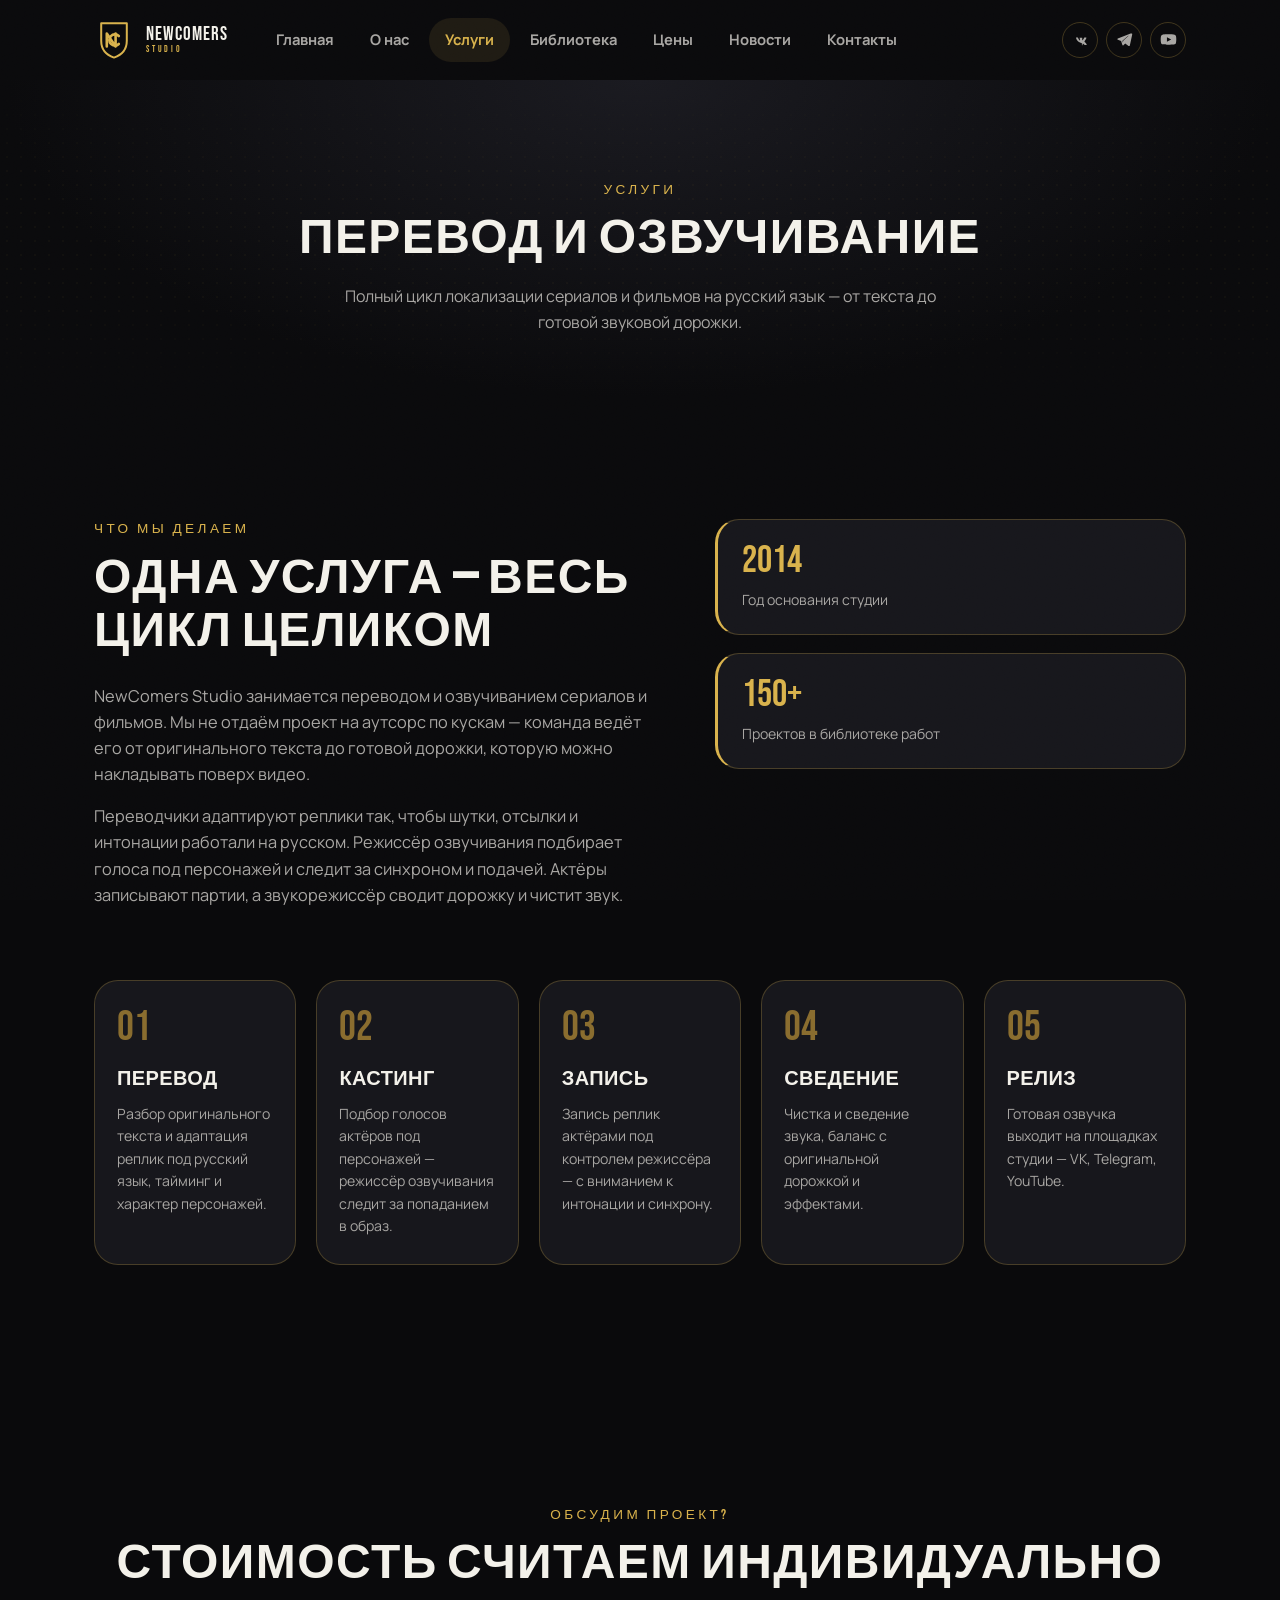
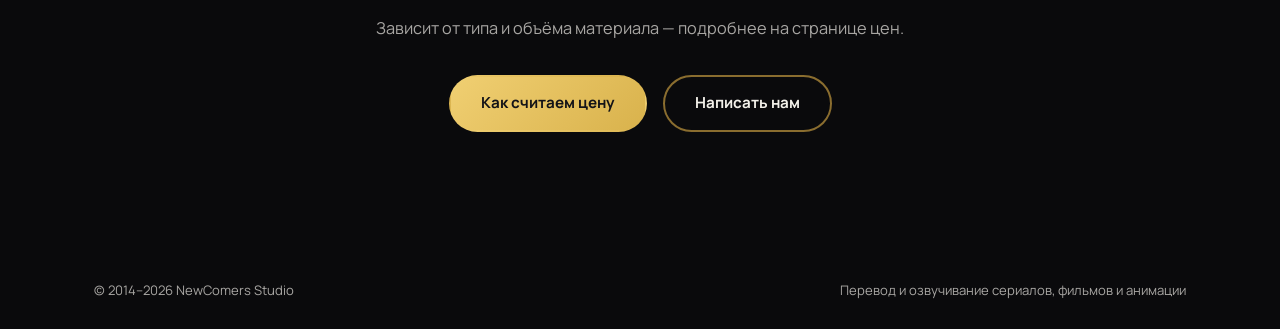
<file: services.html>
<!DOCTYPE html>
<html lang="ru">
<head>
<meta charset="UTF-8">
<meta name="viewport" content="width=device-width, initial-scale=1.0">
<title>Услуги — NewComers Studio</title>
<meta name="description" content="Перевод и озвучивание сериалов и фильмов от NewComers Studio: от разбора текста до финального сведения звука.">

<link rel="icon" href="assets/favicon.svg" type="image/svg+xml">

<link rel="preconnect" href="https://fonts.googleapis.com">
<link rel="preconnect" href="https://fonts.gstatic.com" crossorigin>
<link href="https://fonts.googleapis.com/css2?family=Bebas+Neue&family=Manrope:wght@400;500;600;700;800&display=swap" rel="stylesheet">

<link rel="stylesheet" href="css/styles.css?v=6">
</head>
<body>

<div class="grain"></div>

<div class="page-shell">
  <header class="site-navbar">
    <div class="wrap navbar-inner">
      <a href="index.html" class="navbar-brand">
        <svg class="brand-mark" viewBox="0 0 100 100" aria-hidden="true">
          <path d="M18,8 L82,8 L82,52 C82,74 68,88 50,94 C32,88 18,74 18,52 Z" class="mark-shield"/>
          <path d="M32,66 L32,34 L54,66 L54,34" class="mark-letter"/>
          <path d="M62,40 A14,14 0 1 0 62,60" class="mark-letter"/>
        </svg>
        <span class="brand-name">NewComers<span class="brand-name-sub">Studio</span></span>
      </a>

      <nav class="navbar-nav" id="navbarNav">
        <a href="index.html" class="nav-link">Главная</a>
        <a href="about.html" class="nav-link">О нас</a>
        <a href="services.html" class="nav-link active">Услуги</a>
        <a href="library.html" class="nav-link">Библиотека</a>
        <a href="prices.html" class="nav-link">Цены</a>
        <a href="news.html" class="nav-link">Новости</a>
        <a href="contacts.html" class="nav-link">Контакты</a>
      </nav>

      <div class="navbar-social">
        <a href="https://vk.com/newcomers_studio" target="_blank" rel="noopener" aria-label="VK" class="icon-btn">
          <svg viewBox="0 0 24 24"><path d="M13.98 17.13c-3.9-.2-7.13-2.87-8.48-7.44-.09-.32.02-.6.42-.6h1.98c.34 0 .48.16.6.5.7 1.98 1.9 3.7 2.38 3.7.18 0 .27-.09.27-.58V11.1c-.05-.86-.5-.94-.5-1.25 0-.15.13-.3.33-.3h3.1c.29 0 .39.15.39.5v2.65c0 .29.13.4.21.4.18 0 .34-.11.68-.45 1.05-1.18 1.8-2.98 1.8-2.98.11-.23.29-.45.63-.45h1.98c.6 0 .73.31.6.71-.25 1.15-2.66 4.47-2.66 4.47-.21.34-.29.5 0 .87.21.28.9.87 1.36 1.4.85.94 1.5 1.73 1.68 2.27.18.55-.1.83-.65.83h-1.98c-.5 0-.75-.31-1.46-1.1-.6-.68-.87-.77-1.28-.77-.29 0-.4.09-.4.5v1.3c0 .34-.11.5-.98.5z"/></svg>
        </a>
        <a href="https://t.me/newcomers_studio" target="_blank" rel="noopener" aria-label="Telegram" class="icon-btn">
          <svg viewBox="0 0 24 24"><path d="M21.94 3.68a1.3 1.3 0 0 0-1.36-.2L2.6 10.6c-.86.34-.85 1.55.02 1.87l4.6 1.7 1.78 5.72c.2.63 1 .82 1.46.34l2.55-2.68 4.7 3.47c.68.5 1.66.13 1.83-.7l3.34-15.53c.12-.55-.09-1.1-.54-1.31zM9.1 13.6l8.1-6.9c.2-.17.42.1.24.28l-6.9 6.6c-.3.28-.48.66-.52 1.07l-.2 2.1-.72-3.15z"/></svg>
        </a>
        <a href="https://www.youtube.com/@NewComers_Studio" target="_blank" rel="noopener" aria-label="YouTube" class="icon-btn">
          <svg viewBox="0 0 24 24"><path d="M22.5 7.2c-.25-1.02-1-1.8-1.98-2.06C18.7 4.6 12 4.6 12 4.6s-6.7 0-8.52.54c-.98.26-1.73 1.04-1.98 2.06C1 9.1 1 12 1 12s0 2.9.5 4.8c.25 1.02 1 1.77 1.98 2.03 1.82.57 8.52.57 8.52.57s6.7 0 8.52-.57c.98-.26 1.73-1.01 1.98-2.03.5-1.9.5-4.8.5-4.8s0-2.9-.5-4.8zM9.8 15.3V8.7l6 3.3-6 3.3z"/></svg>
        </a>
      </div>

      <button class="burger" id="burgerBtn" aria-label="Меню" aria-expanded="false">
        <span></span><span></span><span></span>
      </button>
    </div>

    <div class="navbar-drawer" id="navbarDrawer">
      <nav class="navbar-drawer-nav">
        <a href="index.html" class="nav-link">Главная</a>
        <a href="about.html" class="nav-link">О нас</a>
        <a href="services.html" class="nav-link active">Услуги</a>
        <a href="library.html" class="nav-link">Библиотека</a>
        <a href="prices.html" class="nav-link">Цены</a>
        <a href="news.html" class="nav-link">Новости</a>
        <a href="contacts.html" class="nav-link">Контакты</a>
      </nav>
      <div class="navbar-drawer-social">
        <a href="https://vk.com/newcomers_studio" target="_blank" rel="noopener" aria-label="VK" class="icon-btn">
          <svg viewBox="0 0 24 24"><path d="M13.98 17.13c-3.9-.2-7.13-2.87-8.48-7.44-.09-.32.02-.6.42-.6h1.98c.34 0 .48.16.6.5.7 1.98 1.9 3.7 2.38 3.7.18 0 .27-.09.27-.58V11.1c-.05-.86-.5-.94-.5-1.25 0-.15.13-.3.33-.3h3.1c.29 0 .39.15.39.5v2.65c0 .29.13.4.21.4.18 0 .34-.11.68-.45 1.05-1.18 1.8-2.98 1.8-2.98.11-.23.29-.45.63-.45h1.98c.6 0 .73.31.6.71-.25 1.15-2.66 4.47-2.66 4.47-.21.34-.29.5 0 .87.21.28.9.87 1.36 1.4.85.94 1.5 1.73 1.68 2.27.18.55-.1.83-.65.83h-1.98c-.5 0-.75-.31-1.46-1.1-.6-.68-.87-.77-1.28-.77-.29 0-.4.09-.4.5v1.3c0 .34-.11.5-.98.5z"/></svg>
        </a>
        <a href="https://t.me/newcomers_studio" target="_blank" rel="noopener" aria-label="Telegram" class="icon-btn">
          <svg viewBox="0 0 24 24"><path d="M21.94 3.68a1.3 1.3 0 0 0-1.36-.2L2.6 10.6c-.86.34-.85 1.55.02 1.87l4.6 1.7 1.78 5.72c.2.63 1 .82 1.46.34l2.55-2.68 4.7 3.47c.68.5 1.66.13 1.83-.7l3.34-15.53c.12-.55-.09-1.1-.54-1.31zM9.1 13.6l8.1-6.9c.2-.17.42.1.24.28l-6.9 6.6c-.3.28-.48.66-.52 1.07l-.2 2.1-.72-3.15z"/></svg>
        </a>
        <a href="https://www.youtube.com/@NewComers_Studio" target="_blank" rel="noopener" aria-label="YouTube" class="icon-btn">
          <svg viewBox="0 0 24 24"><path d="M22.5 7.2c-.25-1.02-1-1.8-1.98-2.06C18.7 4.6 12 4.6 12 4.6s-6.7 0-8.52.54c-.98.26-1.73 1.04-1.98 2.06C1 9.1 1 12 1 12s0 2.9.5 4.8c.25 1.02 1 1.77 1.98 2.03 1.82.57 8.52.57 8.52.57s6.7 0 8.52-.57c.98-.26 1.73-1.01 1.98-2.03.5-1.9.5-4.8.5-4.8s0-2.9-.5-4.8zM9.8 15.3V8.7l6 3.3-6 3.3z"/></svg>
        </a>
      </div>
    </div>
  </header>

  <main class="site-main">

    <section class="page-banner">
      <div class="hero-halftone" aria-hidden="true"></div>
      <div class="wrap page-banner-inner">
        <p class="kicker center">Услуги</p>
        <h1 class="section-title center">Перевод и озвучивание</h1>
        <p class="page-banner-lede">Полный цикл локализации сериалов и фильмов на русский язык — от текста до готовой звуковой дорожки.</p>
      </div>
    </section>

    <section class="section">
      <div class="wrap service-lead">
        <div class="reveal">
          <p class="kicker">Что мы делаем</p>
          <h2 class="section-title">Одна услуга — весь цикл целиком</h2>
          <p class="body-text">
            NewComers Studio занимается переводом и озвучиванием сериалов и фильмов. Мы не отдаём проект
            на аутсорс по кускам — команда ведёт его от оригинального текста до готовой дорожки, которую
            можно накладывать поверх видео.
          </p>
          <p class="body-text">
            Переводчики адаптируют реплики так, чтобы шутки, отсылки и интонации работали на русском.
            Режиссёр озвучивания подбирает голоса под персонажей и следит за синхроном и подачей.
            Актёры записывают партии, а звукорежиссёр сводит дорожку и чистит звук.
          </p>
        </div>

        <div class="about-stats reveal">
          <div class="stat-tile">
            <span class="stat-num">2014</span>
            <span class="stat-label">Год основания студии</span>
          </div>
          <div class="stat-tile">
            <span class="stat-num">150+</span>
            <span class="stat-label">Проектов в библиотеке работ</span>
          </div>
        </div>
      </div>

      <div class="wrap">
        <div class="process-steps">
          <div class="process-step reveal">
            <div class="process-step-num">01</div>
            <h3>Перевод</h3>
            <p>Разбор оригинального текста и адаптация реплик под русский язык, тайминг и характер персонажей.</p>
          </div>
          <div class="process-step reveal">
            <div class="process-step-num">02</div>
            <h3>Кастинг</h3>
            <p>Подбор голосов актёров под персонажей — режиссёр озвучивания следит за попаданием в образ.</p>
          </div>
          <div class="process-step reveal">
            <div class="process-step-num">03</div>
            <h3>Запись</h3>
            <p>Запись реплик актёрами под контролем режиссёра — с вниманием к интонации и синхрону.</p>
          </div>
          <div class="process-step reveal">
            <div class="process-step-num">04</div>
            <h3>Сведение</h3>
            <p>Чистка и сведение звука, баланс с оригинальной дорожкой и эффектами.</p>
          </div>
          <div class="process-step reveal">
            <div class="process-step-num">05</div>
            <h3>Релиз</h3>
            <p>Готовая озвучка выходит на площадках студии — VK, Telegram, YouTube.</p>
          </div>
        </div>
      </div>
    </section>

    <section class="section contacts">
      <div class="wrap contacts-inner">
        <p class="kicker">Обсудим проект?</p>
        <h2 class="section-title">Стоимость считаем индивидуально</h2>
        <p class="body-text">Зависит от типа и объёма материала — подробнее на странице цен.</p>
        <div class="hero-cta" style="justify-content:center; margin-top: 24px;">
          <a href="prices.html" class="btn btn-primary">Как считаем цену</a>
          <a href="contacts.html" class="btn btn-outline">Написать нам</a>
        </div>
      </div>
    </section>

    <footer class="site-footer">
      <div class="wrap footer-inner">
        <span>© 2014–2026 NewComers Studio</span>
        <span>Перевод и озвучивание сериалов, фильмов и анимации</span>
      </div>
    </footer>
  </main>
</div>

<script src="js/main.js?v=2"></script>
</body>
</html>
</file>
<file: css/styles.css>
/* ---------- Variables ---------- */
:root {
  --bg: #0a0a0c;
  --bg-alt: #131317;
  --card-bg: #17171c;
  --gold: #d9b24c;
  --gold-bright: #f0cf72;
  --gold-dim: #8a6d2f;
  --text: #f3f1ea;
  --text-muted: #a8a6a3;
  --border: rgba(217, 178, 76, 0.25);
  --radius: 24px;
  --radius-sm: 16px;
  --wrap: 1140px;
}

* { box-sizing: border-box; }

html {
  scroll-behavior: smooth;
}

body {
  margin: 0;
  background: var(--bg);
  color: var(--text);
  font-family: 'Manrope', system-ui, -apple-system, sans-serif;
  line-height: 1.6;
  -webkit-font-smoothing: antialiased;
  overflow-x: hidden;
}

.wrap {
  max-width: var(--wrap);
  margin: 0 auto;
  padding: 0 24px;
}

a { color: inherit; text-decoration: none; }

img, svg { display: block; max-width: 100%; }

/* subtle film-grain overlay */
.grain {
  position: fixed;
  inset: 0;
  pointer-events: none;
  z-index: 999;
  opacity: 0.05;
  mix-blend-mode: overlay;
  background-image: url("data:image/svg+xml,%3Csvg xmlns='http://www.w3.org/2000/svg' width='120' height='120'%3E%3Cfilter id='n'%3E%3CfeTurbulence type='fractalNoise' baseFrequency='0.9' numOctaves='2' stitchTiles='stitch'/%3E%3C/filter%3E%3Crect width='100%25' height='100%25' filter='url(%23n)'/%3E%3C/svg%3E");
}

/* ---------- Typography helpers ---------- */
.kicker {
  font-family: 'Bebas Neue', sans-serif;
  letter-spacing: 0.25em;
  color: var(--gold);
  font-size: 0.85rem;
  margin: 0 0 12px;
  text-transform: uppercase;
}
.kicker.center { text-align: center; }

.section-title {
  font-family: 'Bebas Neue', sans-serif;
  font-size: clamp(2rem, 5vw, 3rem);
  letter-spacing: 0.03em;
  text-transform: uppercase;
  margin: 0 0 24px;
  line-height: 1.1;
}
.section-title.center { text-align: center; }

.body-text {
  color: var(--text-muted);
  font-size: 1.02rem;
  max-width: 60ch;
}

/* ---------- Buttons ---------- */
.btn {
  display: inline-block;
  padding: 14px 30px;
  font-weight: 700;
  font-size: 0.95rem;
  border-radius: 999px;
  border: 2px solid transparent;
  transition: transform 0.2s ease, background 0.2s ease, border-color 0.2s ease;
  white-space: nowrap;
}
.btn:hover { transform: translateY(-2px); }

.btn-primary {
  background: linear-gradient(135deg, var(--gold-bright), var(--gold));
  color: #131317;
}
.btn-primary:hover { background: var(--gold-bright); }

.btn-outline {
  border-color: var(--gold-dim);
  color: var(--text);
}
.btn-outline:hover { border-color: var(--gold); background: rgba(217,178,76,0.08); }

/* ---------- Layout shell (top navbar) ---------- */
.page-shell {
  min-height: 100vh;
}

/* ---------- Top navbar ---------- */
.site-navbar {
  position: sticky;
  top: 0;
  z-index: 100;
  background: var(--bg);
}

.navbar-inner {
  display: flex;
  align-items: center;
  gap: 32px;
  padding: 18px 24px;
}

.navbar-brand {
  display: flex;
  align-items: center;
  gap: 12px;
  flex-shrink: 0;
}
.brand-mark { width: 40px; height: 40px; flex-shrink: 0; }
.mark-shield {
  fill: #0a0a0c;
  stroke: var(--gold);
  stroke-width: 5;
  stroke-linejoin: round;
}
.mark-letter {
  fill: none;
  stroke: var(--gold);
  stroke-width: 6.5;
  stroke-linecap: round;
  stroke-linejoin: round;
}
.brand-name {
  font-family: 'Bebas Neue', sans-serif;
  font-size: 1.2rem;
  letter-spacing: 0.05em;
  line-height: 1.05;
  text-transform: uppercase;
}
.brand-name-sub {
  display: block;
  font-size: 0.58rem;
  color: var(--gold);
  letter-spacing: 0.3em;
}

.navbar-nav {
  display: flex;
  align-items: center;
  gap: 4px;
  flex: 1;
}
.nav-link {
  font-family: 'Manrope', sans-serif;
  font-size: 0.92rem;
  font-weight: 700;
  color: var(--text-muted);
  padding: 10px 16px;
  border-radius: 999px;
  transition: color 0.2s ease, background 0.2s ease;
}
.nav-link:hover { color: var(--text); background: rgba(217,178,76,0.06); }
.nav-link.active { color: var(--gold); background: rgba(217,178,76,0.1); }

.navbar-social {
  display: flex;
  gap: 8px;
  flex-shrink: 0;
}

.icon-btn {
  width: 36px; height: 36px;
  display: flex; align-items: center; justify-content: center;
  border-radius: 50%;
  border: 1px solid var(--border);
  color: var(--text-muted);
  transition: all 0.2s ease;
}
.icon-btn svg { width: 17px; height: 17px; fill: currentColor; }
.icon-btn:hover { color: var(--gold); border-color: var(--gold); }

.burger {
  display: none;
  flex-direction: column;
  gap: 5px;
  background: none;
  border: none;
  cursor: pointer;
  padding: 8px;
  margin-left: auto;
}
.burger span {
  width: 24px; height: 2px;
  border-radius: 2px;
  background: var(--gold);
  transition: transform 0.25s ease, opacity 0.25s ease;
}
.burger.open span:nth-child(1) { transform: translateY(7px) rotate(45deg); }
.burger.open span:nth-child(2) { opacity: 0; }
.burger.open span:nth-child(3) { transform: translateY(-7px) rotate(-45deg); }

/* mobile nav drawer (collapses under the navbar) */
.navbar-drawer {
  display: none;
}

/* ---------- Main content area ---------- */
.site-main {
  min-width: 0;
}

.hero-halftone {
  position: absolute;
  inset: 0;
  background-image: radial-gradient(rgba(217,178,76,0.35) 1px, transparent 1px);
  background-size: 14px 14px;
  opacity: 0.12;
  mask-image: linear-gradient(to bottom, transparent, black 30%, black 70%, transparent);
}

.hero-cta {
  display: flex;
  flex-wrap: wrap;
  justify-content: center;
  gap: 16px;
}

/* ---------- Hero v2 (homepage) ---------- */
.hero-v2 {
  position: relative;
  padding: 96px 0 24px;
  overflow: hidden;
}
.hero-v2-glow {
  position: absolute;
  top: -220px; right: -180px;
  width: 680px; height: 680px;
  background: radial-gradient(circle, rgba(217,178,76,0.35), rgba(217,178,76,0.08) 45%, transparent 70%);
  pointer-events: none;
}
.hero-v2-inner {
  position: relative;
  z-index: 1;
  display: grid;
  grid-template-columns: 1.2fr 0.8fr;
  gap: 48px;
  align-items: center;
}
.hero-v2-title {
  font-family: 'Bebas Neue', sans-serif;
  font-size: clamp(2.6rem, 6vw, 4.4rem);
  line-height: 1.02;
  letter-spacing: 0.01em;
  text-transform: uppercase;
  margin: 4px 0 20px;
}
.hero-v2-lede { margin-bottom: 28px; }
.hero-v2-tags {
  display: flex;
  flex-wrap: wrap;
  gap: 10px;
  margin-bottom: 30px;
}
.tag-pill {
  font-size: 0.78rem;
  font-weight: 700;
  color: var(--text-muted);
  border: 1px solid var(--border);
  border-radius: 999px;
  padding: 7px 16px;
}
.hero-v2 .hero-cta { justify-content: flex-start; }

.hero-v2-visual {
  position: relative;
  height: 360px;
  display: flex;
  align-items: center;
  justify-content: center;
}
.hero-v2-ring {
  position: absolute;
  border: 1px solid var(--border);
  border-radius: 50%;
}
.hero-v2-ring-1 { width: 250px; height: 250px; animation: heroRingPulse 6s ease-in-out infinite; }
.hero-v2-ring-2 { width: 330px; height: 330px; animation: heroRingPulse 6s ease-in-out infinite 0.6s; }
@keyframes heroRingPulse {
  0%, 100% { opacity: 0.35; transform: scale(1); }
  50% { opacity: 0.7; transform: scale(1.04); }
}
.hero-v2-mark {
  width: 140px; height: 140px;
  filter: drop-shadow(0 0 30px rgba(217,178,76,0.35));
  animation: heroFloat 5s ease-in-out infinite;
}
@keyframes heroFloat {
  0%, 100% { transform: translateY(0); }
  50% { transform: translateY(-10px); }
}
.hero-v2-bars {
  position: absolute;
  bottom: 30px;
  display: flex;
  align-items: flex-end;
  gap: 6px;
  height: 40px;
}
.hero-v2-bars span {
  width: 5px;
  border-radius: 3px;
  background: var(--gold);
  opacity: 0.65;
  transform-origin: bottom;
  animation: heroBar 1.2s ease-in-out infinite;
}
.hero-v2-bars span:nth-child(1) { height: 30%; animation-delay: 0s; }
.hero-v2-bars span:nth-child(2) { height: 60%; animation-delay: 0.1s; }
.hero-v2-bars span:nth-child(3) { height: 90%; animation-delay: 0.2s; }
.hero-v2-bars span:nth-child(4) { height: 50%; animation-delay: 0.3s; }
.hero-v2-bars span:nth-child(5) { height: 100%; animation-delay: 0.4s; }
.hero-v2-bars span:nth-child(6) { height: 65%; animation-delay: 0.5s; }
.hero-v2-bars span:nth-child(7) { height: 40%; animation-delay: 0.6s; }
@keyframes heroBar {
  0%, 100% { transform: scaleY(0.6); }
  50% { transform: scaleY(1); }
}

@media (max-width: 900px) {
  .hero-v2-inner { grid-template-columns: 1fr; }
  .hero-v2-visual { height: 220px; order: -1; }
}
@media (prefers-reduced-motion: reduce) {
  .hero-v2-ring, .hero-v2-mark, .hero-v2-bars span { animation: none; }
}

/* ---------- Sections generic ---------- */
.section {
  position: relative;
  padding: 120px 0;
}

/* ---------- About ---------- */
.about-inner {
  display: grid;
  grid-template-columns: 1.3fr 1fr;
  gap: 64px;
  align-items: start;
}

.about-stats {
  display: grid;
  gap: 18px;
}

.stat-tile {
  background: var(--card-bg);
  border: 1px solid var(--border);
  border-left: 3px solid var(--gold);
  padding: 22px 24px;
  border-radius: var(--radius);
}
.stat-num {
  display: block;
  font-family: 'Bebas Neue', sans-serif;
  font-size: 2.4rem;
  color: var(--gold);
  line-height: 1;
  margin-bottom: 6px;
}
.stat-label {
  color: var(--text-muted);
  font-size: 0.88rem;
}

.about-team {
  display: grid;
  grid-template-columns: repeat(auto-fit, minmax(180px, 1fr));
  gap: 20px;
  margin-top: 48px;
}
.about-team-card {
  background: var(--card-bg);
  border: 1px solid var(--border);
  border-radius: var(--radius);
  padding: 24px;
}
.about-team-card h3 {
  font-family: 'Bebas Neue', sans-serif;
  font-size: 1.2rem;
  letter-spacing: 0.02em;
  text-transform: uppercase;
  margin: 0 0 8px;
  color: var(--gold);
}
.about-team-card p { color: var(--text-muted); font-size: 0.88rem; margin: 0; }

/* ---------- Projects ---------- */

.projects-grid {
  display: grid;
  grid-template-columns: repeat(auto-fit, minmax(240px, 1fr));
  gap: 24px;
  margin-top: 56px;
}

.project-card {
  display: block;
  background: var(--card-bg);
  border: 1px solid var(--border);
  border-radius: var(--radius);
  overflow: hidden;
  transition: transform 0.25s ease, border-color 0.25s ease;
}
.project-card:hover {
  transform: translateY(-6px);
  border-color: var(--gold);
}

.project-poster {
  position: relative;
  aspect-ratio: 3 / 4;
  display: flex;
  align-items: flex-start;
  padding: 14px;
  background-size: cover;
  background-position: center;
  overflow: hidden;
}
.project-poster img {
  position: absolute;
  inset: 0;
  width: 100%;
  height: 100%;
  object-fit: cover;
  z-index: 0;
}
.project-poster .project-badge { position: relative; z-index: 1; }

/* Placeholder "poster" for titles without real artwork: moody duotone
   gradient + soft vignette + giant faint initial + title baked into the art,
   so the grid reads as designed instead of a wall of missing images. */
.project-poster:not(:has(img)),
.slider-feature,
.slider-item-thumb {
  background:
    radial-gradient(circle at 25% 15%, rgba(255,255,255,0.10), transparent 55%),
    linear-gradient(to top, rgba(0,0,0,0.6), transparent 50%),
    linear-gradient(160deg, var(--p1, #1c1a38), var(--p2, #131228) 60%, var(--p3, #0b0a18));
}
.project-poster:not(:has(img))::before {
  content: attr(data-initial);
  position: absolute;
  right: -10px; top: -26px;
  font-family: 'Bebas Neue', sans-serif;
  font-size: 8.5rem;
  line-height: 1;
  color: rgba(255,255,255,0.08);
  z-index: 0;
  pointer-events: none;
}
.project-poster:not(:has(img))::after {
  content: attr(data-title);
  position: absolute;
  left: 16px; right: 16px; bottom: 16px;
  z-index: 1;
  font-family: 'Bebas Neue', sans-serif;
  font-size: clamp(1.1rem, 2.2vw, 1.55rem);
  line-height: 1.05;
  letter-spacing: 0.01em;
  text-transform: uppercase;
  color: rgba(243,241,234,0.95);
  text-shadow: 0 2px 14px rgba(0,0,0,0.6);
}

.poster-g1 { --p1: #123832; --p2: #0d2622; --p3: #081716; }
.poster-g2 { --p1: #3a1420; --p2: #280d16; --p3: #180810; }
.poster-g3 { --p1: #1c1a38; --p2: #131228; --p3: #0b0a18; }
.poster-g4 { --p1: #1a3018; --p2: #122010; --p3: #0a140a; }
.poster-g5 { --p1: #3a2410; --p2: #28180a; --p3: #180e06; }
.poster-g6 { --p1: #2c1638; --p2: #1d0f26; --p3: #120918; }

.project-badge {
  font-size: 0.7rem;
  font-weight: 800;
  letter-spacing: 0.06em;
  background: rgba(0,0,0,0.55);
  border: 1px solid var(--gold-dim);
  color: var(--gold-bright);
  padding: 4px 12px;
  border-radius: 999px;
  text-transform: uppercase;
}

.project-body { padding: 18px 20px 22px; }
.project-body h3 {
  font-family: 'Bebas Neue', sans-serif;
  font-size: 1.4rem;
  letter-spacing: 0.02em;
  margin: 0 0 6px;
  text-transform: uppercase;
}
.project-body p {
  color: var(--text-muted);
  font-size: 0.88rem;
  margin: 0 0 14px;
}
.project-link {
  font-size: 0.82rem;
  font-weight: 700;
  color: var(--gold);
}

.project-card-more {
  display: flex;
  flex-direction: column;
  align-items: center;
  justify-content: center;
  text-align: center;
  padding: 30px 20px;
  border: 2px dashed var(--gold-dim);
  border-radius: var(--radius);
  background: transparent;
}
.project-card-more h3 {
  font-family: 'Bebas Neue', sans-serif;
  font-size: 1.4rem;
  text-transform: uppercase;
  margin: 10px 0 8px;
}
.project-card-more p {
  color: var(--text-muted);
  font-size: 0.85rem;
  margin: 0;
}
.more-arrow {
  font-size: 1.8rem;
  color: var(--gold);
  transition: transform 0.25s ease;
}
.project-card-more:hover .more-arrow { transform: translateX(6px); }

/* ---------- Contacts ---------- */
.contacts { text-align: center; overflow: hidden; }
.contacts .hero-halftone { opacity: 0.08; }
.contacts-inner { position: relative; z-index: 2; }
.contacts .section-title, .contacts .kicker { text-align: center; }
.contacts .body-text { margin: 0 auto 34px; text-align: center; }

.email-link {
  display: inline-block;
  font-family: 'Bebas Neue', sans-serif;
  font-size: clamp(1.5rem, 4vw, 2.2rem);
  letter-spacing: 0.02em;
  color: var(--gold);
  border-bottom: 2px solid var(--gold-dim);
  padding-bottom: 6px;
  margin-bottom: 44px;
  transition: color 0.2s ease, border-color 0.2s ease;
}
.email-link:hover { color: var(--gold-bright); border-color: var(--gold-bright); }

.contacts-social {
  display: flex;
  justify-content: center;
  flex-wrap: wrap;
  gap: 16px;
}
.social-pill {
  display: flex;
  align-items: center;
  gap: 10px;
  padding: 12px 22px;
  border: 1px solid var(--border);
  border-radius: 999px;
  font-weight: 700;
  font-size: 0.88rem;
  transition: all 0.2s ease;
}
.social-pill svg { width: 18px; height: 18px; fill: currentColor; color: var(--gold); }
.social-pill:hover { border-color: var(--gold); background: rgba(217,178,76,0.08); }

/* ---------- Footer ---------- */
.site-footer {
  padding: 28px 0;
}
.footer-inner {
  display: flex;
  justify-content: space-between;
  flex-wrap: wrap;
  gap: 10px;
  color: var(--text-muted);
  font-size: 0.82rem;
}

/* ---------- Page banner (subpage hero) ---------- */
.page-banner {
  position: relative;
  padding: 100px 0 64px;
  overflow: hidden;
  background: radial-gradient(ellipse at 50% 0%, #1a1a20 0%, #0a0a0c 70%);
  text-align: center;
}
.page-banner .hero-halftone { opacity: 0.1; }
.page-banner-inner { position: relative; z-index: 2; }
.page-banner .section-title { margin-bottom: 0; }
.page-banner-lede {
  color: var(--text-muted);
  max-width: 620px;
  margin: 18px auto 0;
}

/* ---------- Teaser rows (home page) ---------- */
.teaser-head {
  display: flex;
  align-items: flex-end;
  justify-content: space-between;
  gap: 24px;
  flex-wrap: wrap;
  margin-bottom: 40px;
}
.teaser-head .section-title { margin-bottom: 0; }

/* ---------- Services page ---------- */
.service-lead {
  display: grid;
  grid-template-columns: 1.2fr 1fr;
  gap: 56px;
  align-items: start;
}

.process-steps {
  display: grid;
  grid-template-columns: repeat(auto-fit, minmax(200px, 1fr));
  gap: 20px;
  margin-top: 56px;
}
.process-step {
  background: var(--card-bg);
  border: 1px solid var(--border);
  border-radius: var(--radius);
  padding: 26px 22px;
  position: relative;
}
.process-step-num {
  font-family: 'Bebas Neue', sans-serif;
  font-size: 2.6rem;
  color: var(--gold-dim);
  line-height: 1;
  margin-bottom: 14px;
}
.process-step h3 {
  font-family: 'Bebas Neue', sans-serif;
  font-size: 1.25rem;
  letter-spacing: 0.02em;
  text-transform: uppercase;
  margin: 0 0 8px;
}
.process-step p {
  color: var(--text-muted);
  font-size: 0.88rem;
  margin: 0;
}

/* ---------- Prices page ---------- */
.price-card {
  background: var(--card-bg);
  border: 1px solid var(--border);
  border-left: 3px solid var(--gold);
  border-radius: var(--radius);
  padding: 44px;
  max-width: 720px;
  margin: 0 auto;
  text-align: center;
}
.price-card .section-title { text-align: center; }
.price-card p { color: var(--text-muted); }
.price-factors {
  display: grid;
  grid-template-columns: repeat(auto-fit, minmax(160px, 1fr));
  gap: 16px;
  margin: 32px 0;
  text-align: left;
}
.price-factor {
  background: rgba(217,178,76,0.06);
  border: 1px solid var(--border);
  border-radius: var(--radius-sm);
  padding: 16px 18px;
  font-size: 0.88rem;
  color: var(--text-muted);
}
.price-factor b { color: var(--text); display: block; margin-bottom: 4px; font-size: 0.95rem; }

/* ---------- News page ---------- */
.news-list { display: grid; gap: 20px; margin-top: 48px; }
.news-item {
  background: var(--card-bg);
  border: 1px solid var(--border);
  border-radius: var(--radius);
  padding: 28px 30px;
  display: grid;
  grid-template-columns: 100px 1fr;
  gap: 24px;
  align-items: start;
}
.news-date {
  font-family: 'Bebas Neue', sans-serif;
  font-size: 1.3rem;
  color: var(--gold);
  letter-spacing: 0.04em;
}
.news-item h3 {
  font-family: 'Bebas Neue', sans-serif;
  font-size: 1.3rem;
  letter-spacing: 0.02em;
  text-transform: uppercase;
  margin: 0 0 8px;
}
.news-item p { color: var(--text-muted); font-size: 0.92rem; margin: 0; }
.news-cta {
  text-align: center;
  margin-top: 56px;
  padding-top: 24px;
}

/* ---------- Library page ---------- */
.library-toolbar {
  display: flex;
  gap: 16px;
  flex-wrap: wrap;
  align-items: center;
  justify-content: space-between;
  margin: 48px 0 8px;
}
.library-search {
  flex: 1;
  min-width: 220px;
  background: var(--card-bg);
  border: 1px solid var(--border);
  border-radius: 999px;
  padding: 12px 20px;
  color: var(--text);
  font-family: 'Manrope', sans-serif;
  font-size: 0.95rem;
}
.library-search::placeholder { color: var(--text-muted); }
.library-search:focus { outline: none; border-color: var(--gold); }

.library-tabs { display: flex; gap: 8px; flex-wrap: wrap; }
.library-tab {
  background: transparent;
  border: 1px solid var(--border);
  color: var(--text-muted);
  padding: 10px 18px;
  border-radius: 999px;
  font-weight: 700;
  font-size: 0.85rem;
  cursor: pointer;
  transition: all 0.2s ease;
}
.library-tab:hover { border-color: var(--gold); color: var(--text); }
.library-tab.active { background: var(--gold); border-color: var(--gold); color: #131317; }

.library-count {
  color: var(--text-muted);
  font-size: 0.85rem;
  margin: 8px 0 32px;
}

.library-group { margin-bottom: 12px; }
.library-group-title {
  font-family: 'Bebas Neue', sans-serif;
  font-size: 1.3rem;
  letter-spacing: 0.04em;
  color: var(--gold);
  text-transform: uppercase;
  margin: 40px 0 20px;
}

.library-grid { margin-top: 24px; }

.library-empty {
  display: none;
  text-align: center;
  color: var(--text-muted);
  padding: 60px 0;
}
.library-empty.show { display: block; }

/* Featured spotlight grid reuses .projects-grid; franchise accent posters */
.poster-hotd { --p1: #3a1414; --p2: #280d0d; --p3: #180909; }
.poster-tlou { --p1: #22301c; --p2: #182012; --p3: #0e140a; }
.poster-witcher { --p1: #38141c; --p2: #260d13; --p3: #160810; }
.poster-andor { --p1: #182238; --p2: #111a28; --p3: #0a1018; }
.poster-loki { --p1: #2c1838; --p2: #1c1028; --p3: #110a1a; }
.poster-fallout { --p1: #3a2c10; --p2: #281e0a; --p3: #181206; }
.poster-wednesday { --p1: #241a38; --p2: #181026; --p3: #0e0918; }
.poster-twd { --p1: #1e3018; --p2: #142010; --p3: #0c140a; }
.poster-xmen { --p1: #382c10; --p2: #241c0a; --p3: #151006; }
.poster-daredevil { --p1: #3a1010; --p2: #280a0a; --p3: #180606; }
.poster-shogun { --p1: #382010; --p2: #26160a; --p3: #160d06; }
.poster-skeleton { --p1: #0f2e38; --p2: #0a1f28; --p3: #061318; }

/* ---------- Project detail page ---------- */
.project-back {
  display: inline-flex;
  align-items: center;
  gap: 8px;
  color: var(--text-muted);
  font-weight: 700;
  font-size: 0.9rem;
  margin-bottom: 24px;
  transition: color 0.2s ease;
}
.project-back:hover { color: var(--gold); }

.project-hero-badges { display: flex; gap: 10px; margin-bottom: 16px; flex-wrap: wrap; }
.project-title-row {
  display: flex;
  justify-content: space-between;
  align-items: flex-end;
  gap: 24px;
  flex-wrap: wrap;
  margin-bottom: 8px;
}
.project-title-row h1 {
  font-family: 'Bebas Neue', sans-serif;
  font-size: clamp(2.2rem, 5vw, 3.2rem);
  text-transform: uppercase;
  letter-spacing: 0.02em;
  margin: 0;
  line-height: 1.05;
}
.project-hero-meta { color: var(--text-muted); font-size: 0.95rem; margin-bottom: 32px; }

.project-media {
  display: grid;
  grid-template-columns: 1fr 300px;
  gap: 20px 40px;
  padding-top: 8px;
}
.project-media > .project-trailer { grid-column: 1; grid-row: 1; }
.project-media > .project-poster { grid-column: 2; grid-row: 1; width: 100%; border: 1px solid var(--border); }
.project-media > .project-desc { grid-column: 1; grid-row: 2; }
.project-media > .project-meta-list { grid-column: 2; grid-row: 2; }
/* no trailer for this title: let the description fill the whole left column */
.project-media.no-trailer > .project-desc { grid-row: 1 / 3; }

.project-trailer-frame {
  position: relative;
  width: 100%;
  height: 100%;
  min-height: 220px;
  border-radius: var(--radius);
  overflow: hidden;
  border: 1px solid var(--border);
  background: #000;
}
.project-trailer-frame iframe {
  position: absolute;
  inset: 0;
  width: 100%;
  height: 100%;
}

.project-meta-list {
  background: var(--card-bg);
  border: 1px solid var(--border);
  border-radius: var(--radius);
  padding: 24px 26px;
  display: grid;
  gap: 14px;
  align-content: start;
}
.project-meta-list div { font-size: 0.9rem; color: var(--text-muted); }
.project-meta-list b { color: var(--text); font-weight: 700; }

.project-tabs {
  margin-top: 56px;
}
.project-tab-buttons { display: flex; gap: 10px; margin-bottom: 20px; }
.project-tab-btn {
  background: transparent;
  border: 1px solid var(--border);
  color: var(--text-muted);
  padding: 12px 24px;
  border-radius: 999px;
  font-weight: 700;
  font-size: 0.9rem;
  cursor: pointer;
  transition: all 0.2s ease;
}
.project-tab-btn:hover { color: var(--text); border-color: var(--gold); }
.project-tab-btn.active { background: var(--gold); border-color: var(--gold); color: #131317; }

.project-tab-panel { display: none; }
.project-tab-panel.active { display: block; }

.project-team-note {
  background: var(--card-bg);
  border: 1px solid var(--border);
  border-radius: var(--radius);
  padding: 24px 28px;
  color: var(--text-muted);
  font-size: 0.92rem;
}

.project-not-found {
  text-align: center;
  padding: 100px 0;
}

/* ---------- News slider (home) ---------- */
.news-slider {
  display: grid;
  grid-template-columns: 2fr 1fr;
  gap: 20px;
}
.slider-feature-col { display: flex; flex-direction: column; gap: 16px; }
.slider-feature {
  position: relative;
  min-height: 420px;
  border-radius: var(--radius);
  border: 1px solid var(--border);
  overflow: hidden;
  display: flex;
  align-items: flex-end;
  padding: 36px;
  transition: opacity 0.25s ease;
}

.slider-dots { display: flex; gap: 8px; justify-content: center; }
.slider-dot {
  width: 8px;
  height: 8px;
  border-radius: 4px;
  border: none;
  padding: 0;
  background: var(--border);
  cursor: pointer;
  transition: width 0.25s ease, background 0.25s ease;
}
.slider-dot.active { width: 26px; background: var(--gold); }
.slider-feature::after {
  content: '';
  position: absolute;
  inset: 0;
  background: linear-gradient(to top, rgba(10,10,12,0.92) 10%, rgba(10,10,12,0.1) 60%);
}
.slider-feature-body { position: relative; z-index: 1; }

.slider-play-badge {
  position: absolute;
  top: 24px;
  right: 24px;
  z-index: 2;
  display: flex;
  align-items: center;
  gap: 8px;
  background: rgba(10,10,12,0.7);
  border: 1px solid var(--gold-dim);
  color: var(--gold-bright);
  font-size: 0.82rem;
  font-weight: 700;
  padding: 8px 16px 8px 10px;
  border-radius: 999px;
  transition: background 0.2s ease, border-color 0.2s ease;
}
.slider-play-badge svg { width: 16px; height: 16px; fill: currentColor; }
.slider-feature:hover .slider-play-badge { background: rgba(10,10,12,0.9); border-color: var(--gold); }

.slider-feature h2 {
  font-family: 'Bebas Neue', sans-serif;
  font-size: clamp(1.8rem, 4vw, 2.8rem);
  text-transform: uppercase;
  letter-spacing: 0.02em;
  margin: 10px 0 0;
  line-height: 1.1;
}

.slider-list { display: grid; gap: 14px; align-content: center; }
.slider-item {
  display: grid;
  grid-template-columns: 58px 1fr;
  gap: 14px;
  align-items: center;
  background: var(--card-bg);
  border: 1px solid var(--border);
  border-radius: var(--radius-sm);
  padding: 12px;
  transition: border-color 0.2s ease, transform 0.2s ease;
}
.slider-item:hover, .slider-item.active { border-color: var(--gold); }
.slider-item:hover { transform: translateY(-2px); }
.slider-item-thumb { position: relative; width: 58px; height: 58px; border-radius: var(--radius-sm); }
.slider-item-play {
  position: absolute;
  inset: 0;
  margin: auto;
  width: 20px; height: 20px;
  fill: rgba(243,241,234,0.95);
  filter: drop-shadow(0 1px 4px rgba(0,0,0,0.6));
}
.slider-item h3 {
  font-family: 'Bebas Neue', sans-serif;
  font-size: 1.02rem;
  letter-spacing: 0.01em;
  text-transform: uppercase;
  margin: 0;
  line-height: 1.15;
}

/* ---------- Support banner ---------- */
.support-banner {
  margin-top: 20px;
  display: flex;
  align-items: center;
  justify-content: space-between;
  gap: 24px;
  flex-wrap: wrap;
  background: linear-gradient(120deg, rgba(217,178,76,0.14), rgba(217,178,76,0.03));
  border: 1px solid var(--border);
  border-radius: var(--radius);
  padding: 28px 34px;
}
.support-banner h3 {
  font-family: 'Bebas Neue', sans-serif;
  font-size: 1.4rem;
  text-transform: uppercase;
  letter-spacing: 0.02em;
  margin: 0 0 6px;
}
.support-banner p { color: var(--text-muted); font-size: 0.9rem; margin: 0; }

/* ---------- Reveal animation ---------- */
.reveal {
  opacity: 0;
  transform: translateY(24px);
  transition: opacity 0.7s ease, transform 0.7s ease;
}
.reveal.in-view {
  opacity: 1;
  transform: translateY(0);
}

/* ---------- Responsive ---------- */
@media (max-width: 860px) {
  .about-inner { grid-template-columns: 1fr; gap: 40px; }
  .service-lead { grid-template-columns: 1fr; gap: 32px; }
  .news-item { grid-template-columns: 1fr; }
  .project-media { grid-template-columns: 1fr; gap: 24px; }
  .project-media > .project-trailer,
  .project-media > .project-poster,
  .project-media > .project-desc,
  .project-media > .project-meta-list,
  .project-media.no-trailer > .project-desc {
    grid-column: 1;
    grid-row: auto;
  }
  .project-media > .project-poster { order: -1; border-radius: var(--radius); }
  .project-media > .project-desc { order: 0; margin: 12px 0; }
  .project-media > .project-trailer { order: 1; }
  .project-media > .project-meta-list { order: 2; }
  .project-trailer-frame { padding-top: 56.25%; height: 0; }
  .news-slider { grid-template-columns: 1fr; }
  .slider-list { display: none; }
}

@media (max-width: 900px) {
  .navbar-nav, .navbar-social { display: none; }
  .burger { display: flex; }
  .navbar-inner { padding: 14px 20px; }

  .navbar-drawer {
    display: block;
    max-height: 0;
    overflow: hidden;
    border-top: 1px solid transparent;
    transition: max-height 0.3s ease;
  }
  .navbar-drawer.open {
    max-height: 480px;
    border-top-color: var(--border);
  }
  .navbar-drawer-nav {
    display: flex;
    flex-direction: column;
    padding: 10px 20px;
  }
  .navbar-drawer-nav .nav-link {
    font-family: 'Bebas Neue', sans-serif;
    font-size: 1.35rem;
    letter-spacing: 0.02em;
    text-transform: uppercase;
    padding: 12px 10px;
    border-radius: var(--radius-sm);
  }
  .navbar-drawer-social {
    display: flex;
    gap: 10px;
    padding: 6px 20px 22px;
  }
}

@media (max-width: 720px) {
  .section { padding: 80px 0; }
  .price-card { padding: 30px 22px; }
  .library-toolbar { flex-direction: column; align-items: stretch; }
  .page-banner { padding: 100px 0 48px; }
  .support-banner { flex-direction: column; align-items: flex-start; text-align: left; }
  .slider-feature { min-height: 280px; padding: 22px; }
  .project-title-row { align-items: flex-start; }
}

@media (max-width: 480px) {
  .hero-cta { flex-direction: column; width: 100%; }
  .btn { width: 100%; text-align: center; }
}
</file>
